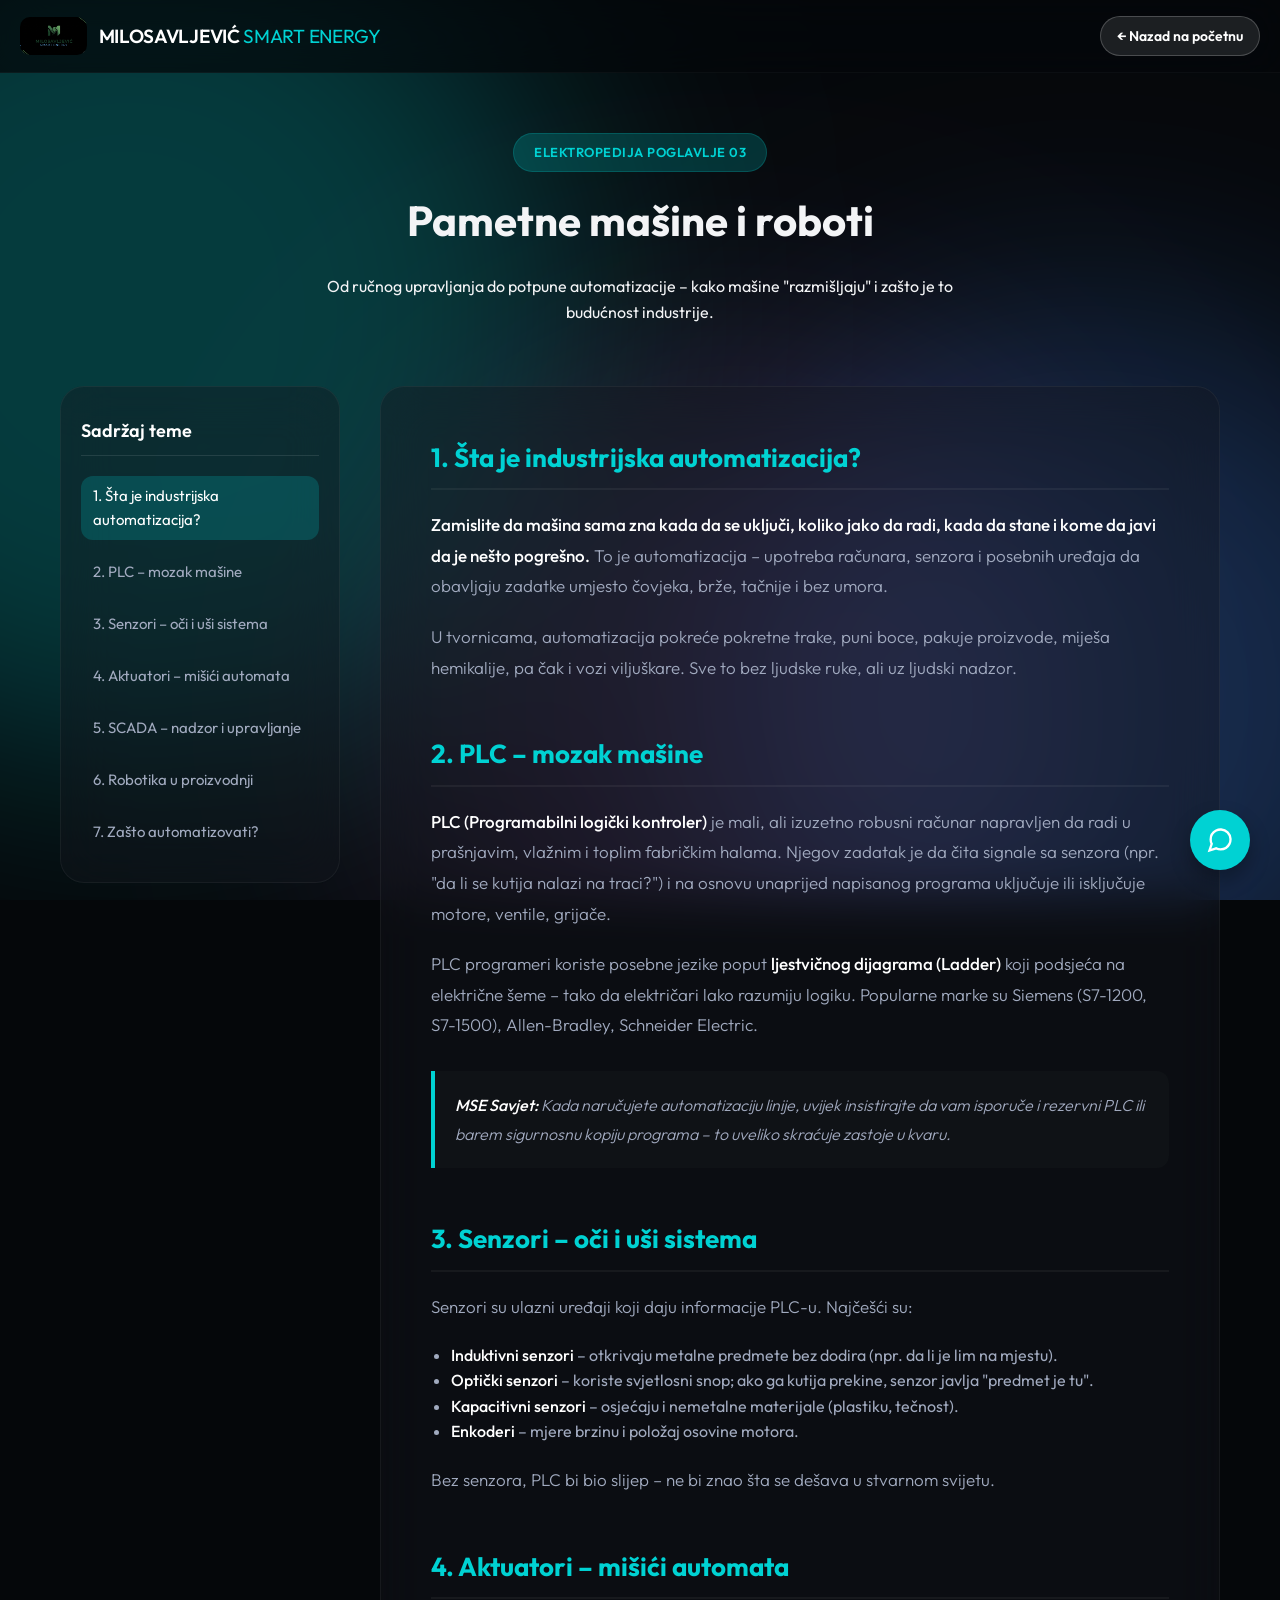
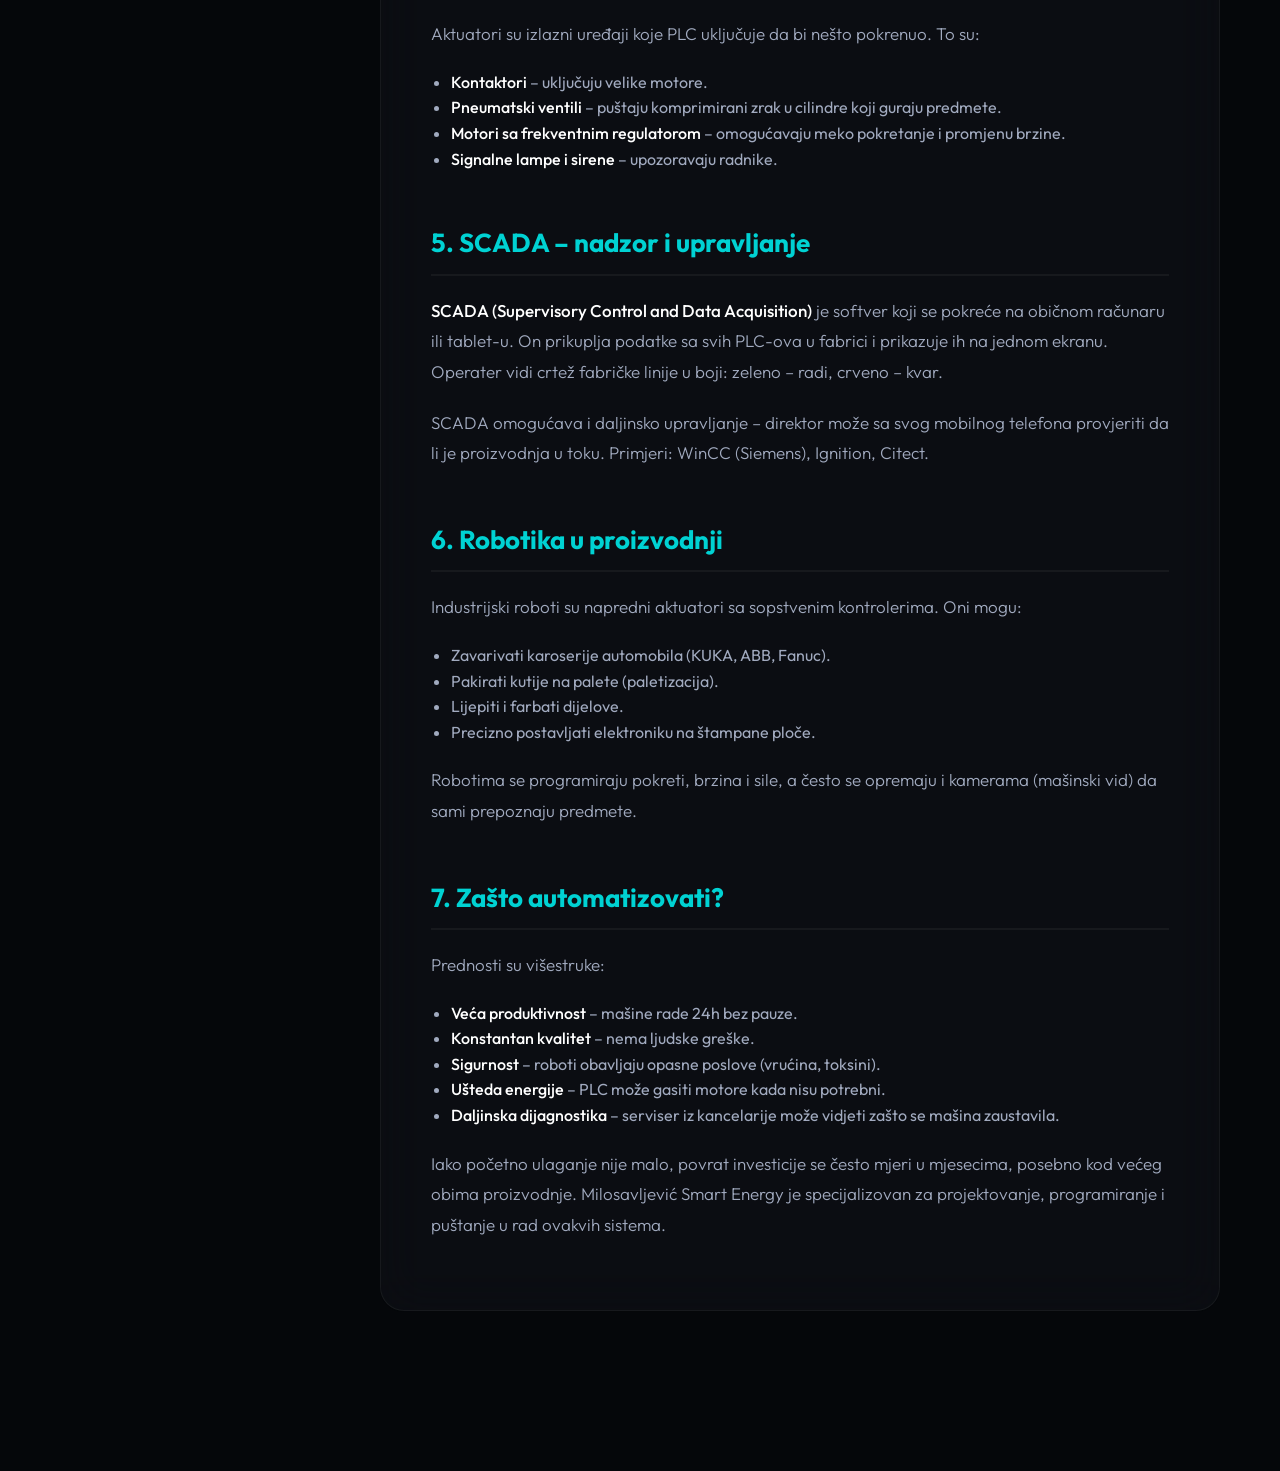
<file: automatizacija.html>
<!DOCTYPE html>
<html lang="sr">
<head>
    <meta charset="UTF-8">
    <meta name="viewport" content="width=device-width, initial-scale=1.0, maximum-scale=1.0, user-scalable=yes">
    <title>Automatizacija | MSE Elektropedija</title>
    
    <link rel="preconnect" href="https://fonts.googleapis.com">
    <link rel="preconnect" href="https://fonts.gstatic.com" crossorigin>
    <link href="https://fonts.googleapis.com/css2?family=Outfit:wght@300;400;500;600;700&display=swap" rel="stylesheet">
    
    <style>
        * { box-sizing: border-box; margin: 0; padding: 0; }
        html { scroll-behavior: smooth; }
        body {
            background-color: #05070a; color: #f3f4f6;
            font-family: 'Outfit', sans-serif; line-height: 1.6;
            overflow-x: hidden; padding-bottom: 120px;
        }
        body.tema-tirkizna {
            --glavna-boja-teme: #00d2d3;
            --glavna-boja-teme-rgba: rgba(0, 210, 211, 0.2);
        }
        .abstract-bg { position: fixed; top: 0; left: 0; width: 100vw; height: 100vh; z-index: -1; background: #05070a; overflow: hidden; }
        .glow-orb { position: absolute; border-radius: 50%; filter: blur(120px); opacity: 0.25; mix-blend-mode: screen; animation: float 20s infinite ease-in-out alternate; }
        .orb-1 { width: 70vw; height: 70vw; background: var(--glavna-boja-teme); top: -15%; left: -25%; }
        .orb-2 { width: 60vw; height: 60vw; background: #3a86ff; bottom: -20%; right: -15%; animation-delay: -5s; }
        .orb-3 { width: 55vw; height: 55vw; background: #9b59b6; top: 40%; left: 30%; animation-delay: -10s; opacity: 0.2; }
        @keyframes float { 0% { transform: translate(0,0) scale(1); } 100% { transform: translate(8%,12%) scale(1.1); } }
        .header-main { background: rgba(5, 7, 10, 0.75); backdrop-filter: blur(24px) saturate(180%); padding: 16px 20px; position: sticky; top: 0; z-index: 1000; border-bottom: 1px solid rgba(255, 255, 255, 0.03); }
        .header-grid { max-width: 1400px; margin: 0 auto; display: flex; justify-content: space-between; align-items: center; }
        .header-logo-group { display: flex; align-items: center; gap: 12px; text-decoration: none; transition: opacity 0.3s ease; }
        .header-logo-group:hover { opacity: 0.8; }
        .header-logo-img { height: 38px; border-radius: 10px; }
        .header-brand-name { font-size: 19px; color: #fff; font-weight: 600; letter-spacing: -0.3px; }
        .header-brand-name span { color: var(--glavna-boja-teme); font-weight: 400; }
        .btn-nazad { font-size: 14px; font-weight: 600; color: #fff; background: rgba(255,255,255,0.1); padding: 8px 16px; border-radius: 20px; text-decoration: none; transition: all 0.3s ease; border: 1px solid rgba(255,255,255,0.2); }
        .btn-nazad:hover { background: rgba(255,255,255,0.2); transform: translateX(-3px); }
        .edu-hero { text-align: center; padding: 60px 20px 20px; }
        .edu-badge { background: var(--glavna-boja-teme-rgba); color: var(--glavna-boja-teme); padding: 8px 20px; border-radius: 50px; font-size: 13px; font-weight: 600; letter-spacing: 0.5px; border: 1px solid var(--glavna-boja-teme-rgba); display: inline-block; margin-bottom: 15px; text-transform: uppercase;}
        .edu-container { max-width: 1200px; margin: 40px auto; padding: 0 20px; display: flex; gap: 40px; align-items: flex-start; }
        .edu-sidebar { flex: 0 0 280px; position: sticky; top: 100px; background: rgba(20, 24, 32, 0.4); backdrop-filter: blur(24px); border: 1px solid rgba(255,255,255,0.05); border-radius: 24px; padding: 30px 20px; }
        .edu-sidebar h4 { color: #fff; font-size: 18px; margin-bottom: 20px; font-weight: 600; padding-bottom: 10px; border-bottom: 1px solid rgba(255,255,255,0.1); }
        .edu-sidebar ul { list-style: none; display: flex; flex-direction: column; gap: 12px; }
        .edu-sidebar a { color: #a1aabf; text-decoration: none; font-size: 15px; transition: all 0.3s ease; display: block; padding: 8px 12px; border-radius: 12px; }
        .edu-sidebar a:hover, .edu-sidebar a.active { background: var(--glavna-boja-teme-rgba); color: #fff; }
        .edu-content { flex: 1; background: rgba(20, 24, 32, 0.4); backdrop-filter: blur(24px); border: 1px solid rgba(255,255,255,0.05); border-radius: 24px; padding: 50px; }
        .edu-content h1 { font-size: 36px; color: #fff; margin-bottom: 20px; font-weight: 700; letter-spacing: -1px; }
        .edu-content h2 { font-size: 26px; color: var(--glavna-boja-teme); margin: 50px 0 20px; padding-bottom: 10px; border-bottom: 2px solid rgba(255,255,255,0.05); scroll-margin-top: 100px; }
        .edu-content p { color: #a1aabf; font-size: 17px; margin-bottom: 20px; line-height: 1.8; font-weight: 300; }
        .edu-content strong { color: #fff; font-weight: 500; }
        .info-box { background: rgba(255,255,255,0.02); border-left: 4px solid var(--glavna-boja-teme); padding: 20px; border-radius: 0 12px 12px 0; margin: 30px 0; }
        .info-box p { margin: 0; font-size: 16px; font-style: italic; }
        @media (max-width: 900px) {
            .edu-container { flex-direction: column; }
            .edu-sidebar { position: relative; top: 0; width: 100%; flex: auto; }
            .edu-content { padding: 30px; }
        }
        #mse-ai-widget { position: fixed; bottom: 30px; right: 30px; width: 360px; height: 550px; background: rgba(13, 17, 23, 0.95); backdrop-filter: blur(20px); border: 1px solid var(--glavna-boja-teme); border-radius: 24px; box-shadow: 0 20px 50px rgba(0,0,0,0.5); z-index: 99999; display: flex; flex-direction: column; transition: transform 0.4s ease, opacity 0.4s; }
        .ai-hidden { transform: translateY(120%); opacity: 0; pointer-events: none; }
        .ai-header { background: rgba(5, 7, 10, 0.9); padding: 16px 20px; border-bottom: 1px solid rgba(255,255,255,0.05); display: flex; justify-content: space-between; align-items: center; }
        .ai-header-title { color: #fff; font-weight: 600; font-size: 15px; }
        .ai-close-btn { background: none; border: none; color: #a1aabf; font-size: 24px; cursor: pointer; }
        .ai-messages { flex: 1; padding: 20px; overflow-y: auto; display: flex; flex-direction: column; gap: 12px; }
        .ai-msg { max-width: 85%; padding: 12px 16px; border-radius: 16px; font-size: 14px; background: rgba(255,255,255,0.05); color: #e5e7eb; align-self: flex-start; border-bottom-left-radius: 4px; }
        .ai-btn-float { position: fixed; bottom: 30px; right: 30px; width: 60px; height: 60px; border-radius: 50%; background: var(--glavna-boja-teme); display: flex; align-items: center; justify-content: center; cursor: pointer; box-shadow: 0 10px 20px rgba(0,0,0,0.3); z-index: 99998; border: none; color: white; }
    </style>
</head>
<body class="tema-tirkizna">

    <div class="abstract-bg"><div class="glow-orb orb-1"></div><div class="glow-orb orb-2"></div><div class="glow-orb orb-3"></div></div>

    <header class="header-main">
        <div class="header-grid">
            <a href="index.html" class="header-logo-group">
                <img src="logo.jpg" alt="Logo" class="header-logo-img" onerror="this.style.display='none';">
                <h2 class="header-brand-name">MILOSAVLJEVIĆ <span>SMART ENERGY</span></h2>
            </a>
            <a href="index.html" class="btn-nazad">← Nazad na početnu</a>
        </div>
    </header>

    <div class="edu-hero">
        <span class="edu-badge">Elektropedija Poglavlje 03</span>
        <h1 style="font-size: 42px;">Pametne mašine i roboti</h1>
        <p style="max-width: 700px; margin: 20px auto 0;">Od ručnog upravljanja do potpune automatizacije – kako mašine "razmišljaju" i zašto je to budućnost industrije.</p>
    </div>

    <div class="edu-container">
        <aside class="edu-sidebar">
            <h4>Sadržaj teme</h4>
            <ul>
                <li><a href="#sta-je">1. Šta je industrijska automatizacija?</a></li>
                <li><a href="#plc">2. PLC – mozak mašine</a></li>
                <li><a href="#senzori">3. Senzori – oči i uši sistema</a></li>
                <li><a href="#aktuatori">4. Aktuatori – mišići automata</a></li>
                <li><a href="#scada">5. SCADA – nadzor i upravljanje</a></li>
                <li><a href="#robotika">6. Robotika u proizvodnji</a></li>
                <li><a href="#prednosti">7. Zašto automatizovati?</a></li>
            </ul>
        </aside>

        <main class="edu-content">
            <h2 id="sta-je" style="margin-top: 0;">1. Šta je industrijska automatizacija?</h2>
            <p><strong>Zamislite da mašina sama zna kada da se uključi, koliko jako da radi, kada da stane i kome da javi da je nešto pogrešno.</strong> To je automatizacija – upotreba računara, senzora i posebnih uređaja da obavljaju zadatke umjesto čovjeka, brže, tačnije i bez umora.</p>
            <p>U tvornicama, automatizacija pokreće pokretne trake, puni boce, pakuje proizvode, miješa hemikalije, pa čak i vozi viljuškare. Sve to bez ljudske ruke, ali uz ljudski nadzor.</p>

            <h2 id="plc">2. PLC – mozak mašine</h2>
            <p><strong>PLC (Programabilni logički kontroler)</strong> je mali, ali izuzetno robusni računar napravljen da radi u prašnjavim, vlažnim i toplim fabričkim halama. Njegov zadatak je da čita signale sa senzora (npr. "da li se kutija nalazi na traci?") i na osnovu unaprijed napisanog programa uključuje ili isključuje motore, ventile, grijače.</p>
            <p>PLC programeri koriste posebne jezike poput <strong>ljestvičnog dijagrama (Ladder)</strong> koji podsjeća na električne šeme – tako da električari lako razumiju logiku. Popularne marke su Siemens (S7-1200, S7-1500), Allen-Bradley, Schneider Electric.</p>
            <div class="info-box">
                <p><strong>MSE Savjet:</strong> Kada naručujete automatizaciju linije, uvijek insistirajte da vam isporuče i rezervni PLC ili barem sigurnosnu kopiju programa – to uveliko skraćuje zastoje u kvaru.</p>
            </div>

            <h2 id="senzori">3. Senzori – oči i uši sistema</h2>
            <p>Senzori su ulazni uređaji koji daju informacije PLC-u. Najčešći su:</p>
            <ul style="color: #a1aabf; margin-bottom: 20px; padding-left: 20px;">
                <li><strong>Induktivni senzori</strong> – otkrivaju metalne predmete bez dodira (npr. da li je lim na mjestu).</li>
                <li><strong>Optički senzori</strong> – koriste svjetlosni snop; ako ga kutija prekine, senzor javlja "predmet je tu".</li>
                <li><strong>Kapacitivni senzori</strong> – osjećaju i nemetalne materijale (plastiku, tečnost).</li>
                <li><strong>Enkoderi</strong> – mjere brzinu i položaj osovine motora.</li>
            </ul>
            <p>Bez senzora, PLC bi bio slijep – ne bi znao šta se dešava u stvarnom svijetu.</p>

            <h2 id="aktuatori">4. Aktuatori – mišići automata</h2>
            <p>Aktuatori su izlazni uređaji koje PLC uključuje da bi nešto pokrenuo. To su:</p>
            <ul style="color: #a1aabf; margin-bottom: 20px; padding-left: 20px;">
                <li><strong>Kontaktori</strong> – uključuju velike motore.</li>
                <li><strong>Pneumatski ventili</strong> – puštaju komprimirani zrak u cilindre koji guraju predmete.</li>
                <li><strong>Motori sa frekventnim regulatorom</strong> – omogućavaju meko pokretanje i promjenu brzine.</li>
                <li><strong>Signalne lampe i sirene</strong> – upozoravaju radnike.</li>
            </ul>

            <h2 id="scada">5. SCADA – nadzor i upravljanje</h2>
            <p><strong>SCADA (Supervisory Control and Data Acquisition)</strong> je softver koji se pokreće na običnom računaru ili tablet-u. On prikuplja podatke sa svih PLC-ova u fabrici i prikazuje ih na jednom ekranu. Operater vidi crtež fabričke linije u boji: zeleno – radi, crveno – kvar.</p>
            <p>SCADA omogućava i daljinsko upravljanje – direktor može sa svog mobilnog telefona provjeriti da li je proizvodnja u toku. Primjeri: WinCC (Siemens), Ignition, Citect.</p>

            <h2 id="robotika">6. Robotika u proizvodnji</h2>
            <p>Industrijski roboti su napredni aktuatori sa sopstvenim kontrolerima. Oni mogu:</p>
            <ul style="color: #a1aabf; margin-bottom: 20px; padding-left: 20px;">
                <li>Zavarivati karoserije automobila (KUKA, ABB, Fanuc).</li>
                <li>Pakirati kutije na palete (paletizacija).</li>
                <li>Lijepiti i farbati dijelove.</li>
                <li>Precizno postavljati elektroniku na štampane ploče.</li>
            </ul>
            <p>Robotima se programiraju pokreti, brzina i sile, a često se opremaju i kamerama (mašinski vid) da sami prepoznaju predmete.</p>

            <h2 id="prednosti">7. Zašto automatizovati?</h2>
            <p>Prednosti su višestruke:</p>
            <ul style="color: #a1aabf; margin-bottom: 20px; padding-left: 20px;">
                <li><strong>Veća produktivnost</strong> – mašine rade 24h bez pauze.</li>
                <li><strong>Konstantan kvalitet</strong> – nema ljudske greške.</li>
                <li><strong>Sigurnost</strong> – roboti obavljaju opasne poslove (vrućina, toksini).</li>
                <li><strong>Ušteda energije</strong> – PLC može gasiti motore kada nisu potrebni.</li>
                <li><strong>Daljinska dijagnostika</strong> – serviser iz kancelarije može vidjeti zašto se mašina zaustavila.</li>
            </ul>
            <p>Iako početno ulaganje nije malo, povrat investicije se često mjeri u mjesecima, posebno kod većeg obima proizvodnje. Milosavljević Smart Energy je specijalizovan za projektovanje, programiranje i puštanje u rad ovakvih sistema.</p>
        </main>
    </div>

    <button class="ai-btn-float" onclick="toggleAI()">
        <svg viewBox="0 0 24 24" width="28" height="28" fill="none" stroke="currentColor" stroke-width="2"><path d="M21 11.5a8.38 8.38 0 0 1-.9 3.8 8.5 8.5 0 0 1-7.6 4.7 8.38 8.38 0 0 1-3.8-.9L3 21l1.9-5.7a8.38 8.38 0 0 1-.9-3.8 8.5 8.5 0 0 1 4.7-7.6 8.38 8.38 0 0 1 3.8-.9h.5a8.48 8.48 0 0 1 8 8v.5z"></path></svg>
    </button>

    <div id="mse-ai-widget" class="ai-hidden">
        <div class="ai-header">
            <span class="ai-header-title">MSE AI Inženjer (Automatizacija)</span>
            <button class="ai-close-btn" onclick="toggleAI()">&times;</button>
        </div>
        <div class="ai-messages" id="ai-messages">
            <div class="ai-msg">Imate pitanje o PLC programiranju, robotima ili senzorima? Tu sam da pojasnim.</div>
        </div>
    </div>

    <script>
        function toggleAI() {
            document.getElementById('mse-ai-widget').classList.toggle('ai-hidden');
        }
        const sections = document.querySelectorAll("main h2");
        const navLinks = document.querySelectorAll(".edu-sidebar ul li a");
        window.addEventListener("scroll", () => {
            let current = "";
            sections.forEach((section) => {
                const sectionTop = section.offsetTop;
                if (pageYOffset >= sectionTop - 150) current = section.getAttribute("id");
            });
            navLinks.forEach((link) => {
                link.classList.remove("active");
                if (link.getAttribute("href") === "#" + current) link.classList.add("active");
            });
        });
    </script>
</body>
</html>
</file>
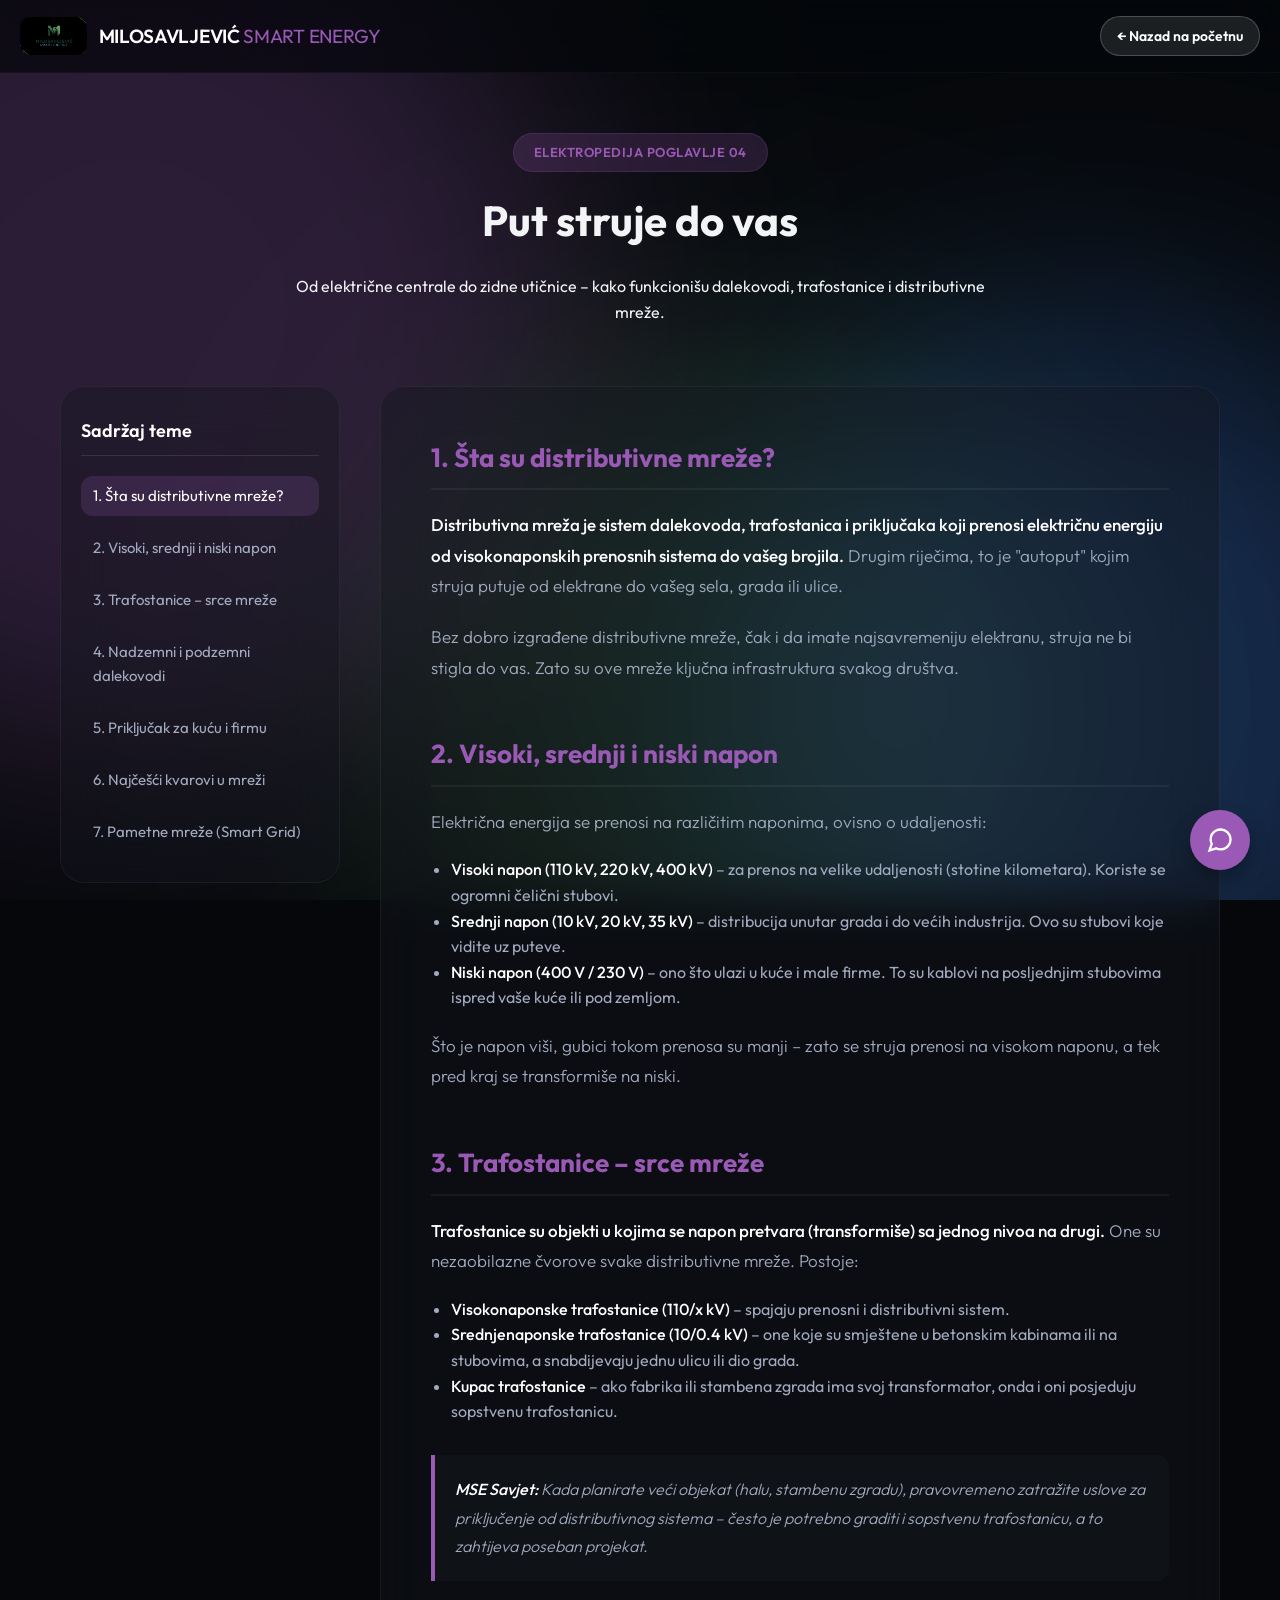
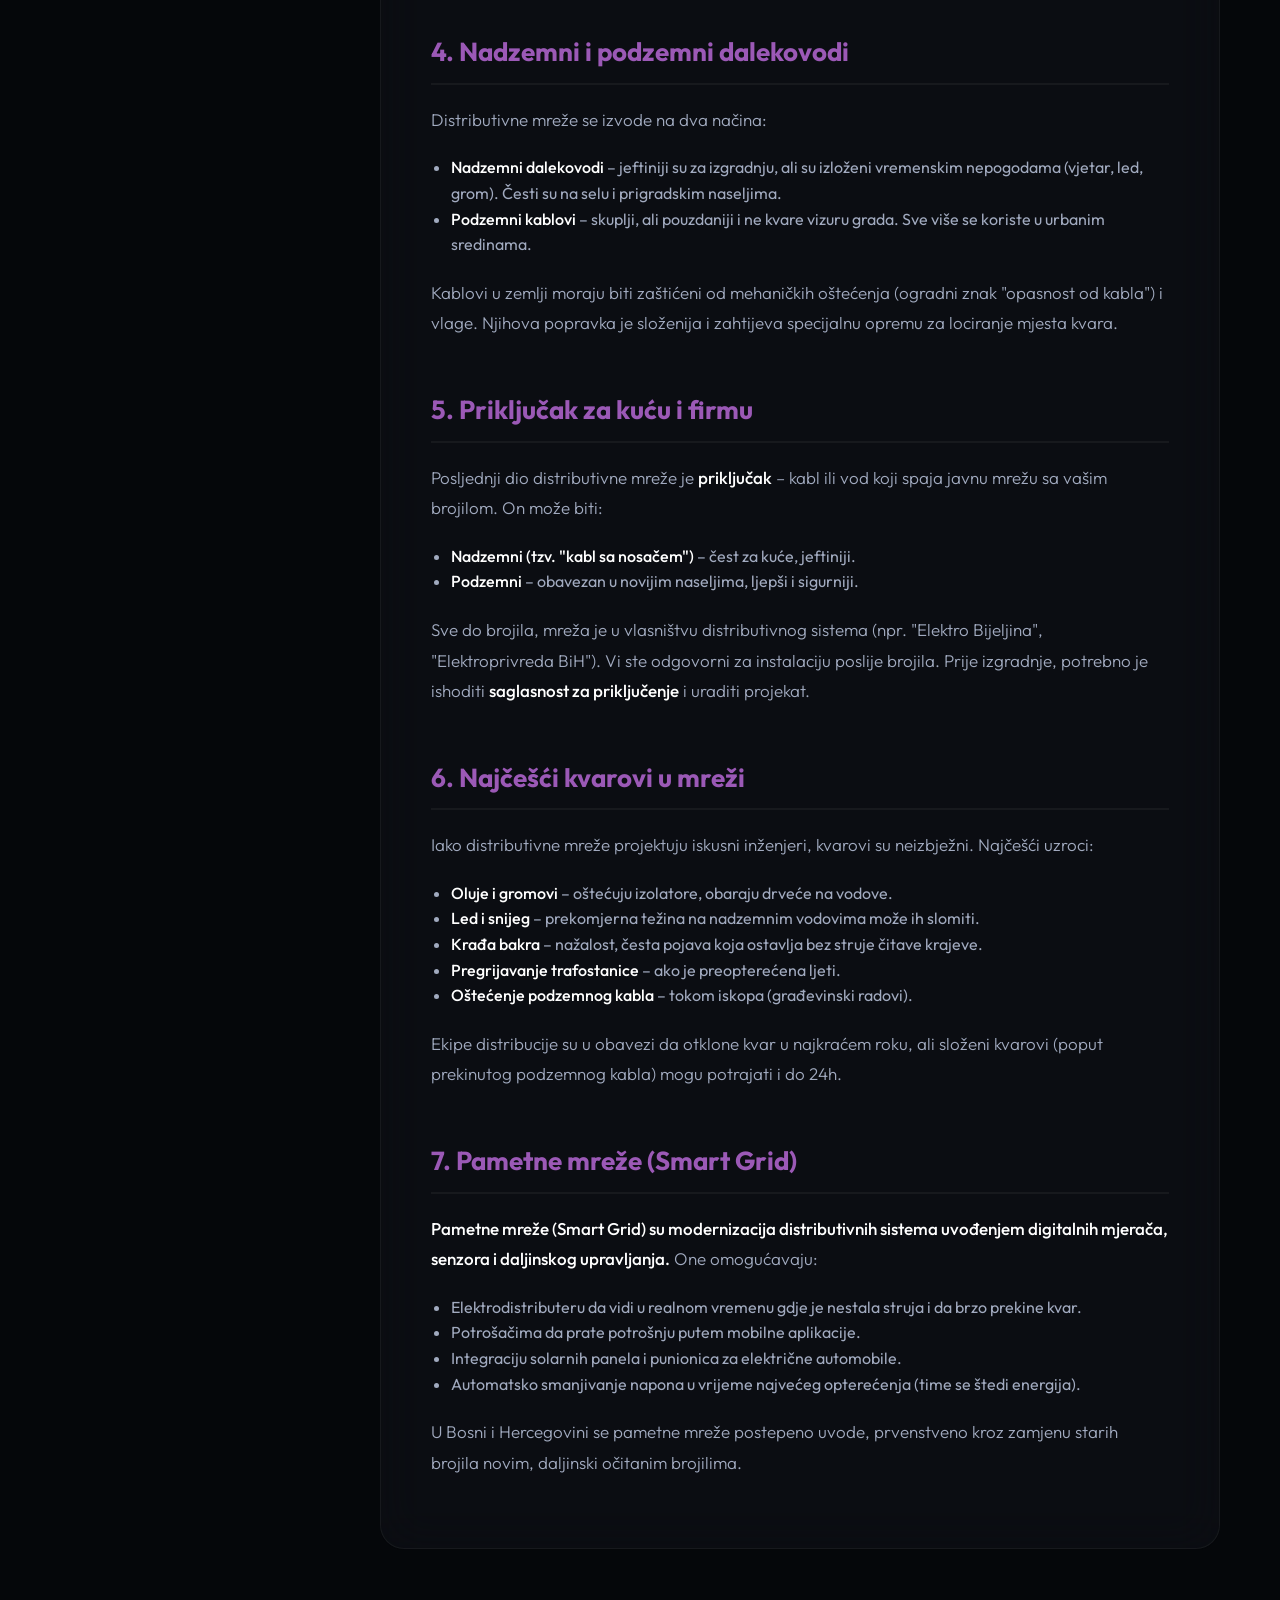
<file: distributivne-mreze.html>
<!DOCTYPE html>
<html lang="sr">
<head>
    <meta charset="UTF-8">
    <meta name="viewport" content="width=device-width, initial-scale=1.0, maximum-scale=1.0, user-scalable=yes">
    <title>Distributivne mreže | MSE Elektropedija</title>
    
    <link rel="preconnect" href="https://fonts.googleapis.com">
    <link rel="preconnect" href="https://fonts.gstatic.com" crossorigin>
    <link href="https://fonts.googleapis.com/css2?family=Outfit:wght@300;400;500;600;700&display=swap" rel="stylesheet">
    
    <style>
        * { box-sizing: border-box; margin: 0; padding: 0; }
        html { scroll-behavior: smooth; }
        body {
            background-color: #05070a; color: #f3f4f6;
            font-family: 'Outfit', sans-serif; line-height: 1.6;
            overflow-x: hidden; padding-bottom: 120px;
        }
        body.tema-ljubicasta {
            --glavna-boja-teme: #9b59b6;
            --glavna-boja-teme-rgba: rgba(155, 89, 182, 0.2);
        }
        .abstract-bg { position: fixed; top: 0; left: 0; width: 100vw; height: 100vh; z-index: -1; background: #05070a; overflow: hidden; }
        .glow-orb { position: absolute; border-radius: 50%; filter: blur(120px); opacity: 0.25; mix-blend-mode: screen; animation: float 20s infinite ease-in-out alternate; }
        .orb-1 { width: 70vw; height: 70vw; background: var(--glavna-boja-teme); top: -15%; left: -25%; }
        .orb-2 { width: 60vw; height: 60vw; background: #3a86ff; bottom: -20%; right: -15%; animation-delay: -5s; }
        .orb-3 { width: 55vw; height: 55vw; background: #4caf50; top: 40%; left: 30%; animation-delay: -10s; opacity: 0.2; }
        @keyframes float { 0% { transform: translate(0,0) scale(1); } 100% { transform: translate(8%,12%) scale(1.1); } }
        .header-main { background: rgba(5, 7, 10, 0.75); backdrop-filter: blur(24px) saturate(180%); padding: 16px 20px; position: sticky; top: 0; z-index: 1000; border-bottom: 1px solid rgba(255, 255, 255, 0.03); }
        .header-grid { max-width: 1400px; margin: 0 auto; display: flex; justify-content: space-between; align-items: center; }
        .header-logo-group { display: flex; align-items: center; gap: 12px; text-decoration: none; transition: opacity 0.3s ease; }
        .header-logo-group:hover { opacity: 0.8; }
        .header-logo-img { height: 38px; border-radius: 10px; }
        .header-brand-name { font-size: 19px; color: #fff; font-weight: 600; letter-spacing: -0.3px; }
        .header-brand-name span { color: var(--glavna-boja-teme); font-weight: 400; }
        .btn-nazad { font-size: 14px; font-weight: 600; color: #fff; background: rgba(255,255,255,0.1); padding: 8px 16px; border-radius: 20px; text-decoration: none; transition: all 0.3s ease; border: 1px solid rgba(255,255,255,0.2); }
        .btn-nazad:hover { background: rgba(255,255,255,0.2); transform: translateX(-3px); }
        .edu-hero { text-align: center; padding: 60px 20px 20px; }
        .edu-badge { background: var(--glavna-boja-teme-rgba); color: var(--glavna-boja-teme); padding: 8px 20px; border-radius: 50px; font-size: 13px; font-weight: 600; letter-spacing: 0.5px; border: 1px solid var(--glavna-boja-teme-rgba); display: inline-block; margin-bottom: 15px; text-transform: uppercase;}
        .edu-container { max-width: 1200px; margin: 40px auto; padding: 0 20px; display: flex; gap: 40px; align-items: flex-start; }
        .edu-sidebar { flex: 0 0 280px; position: sticky; top: 100px; background: rgba(20, 24, 32, 0.4); backdrop-filter: blur(24px); border: 1px solid rgba(255,255,255,0.05); border-radius: 24px; padding: 30px 20px; }
        .edu-sidebar h4 { color: #fff; font-size: 18px; margin-bottom: 20px; font-weight: 600; padding-bottom: 10px; border-bottom: 1px solid rgba(255,255,255,0.1); }
        .edu-sidebar ul { list-style: none; display: flex; flex-direction: column; gap: 12px; }
        .edu-sidebar a { color: #a1aabf; text-decoration: none; font-size: 15px; transition: all 0.3s ease; display: block; padding: 8px 12px; border-radius: 12px; }
        .edu-sidebar a:hover, .edu-sidebar a.active { background: var(--glavna-boja-teme-rgba); color: #fff; }
        .edu-content { flex: 1; background: rgba(20, 24, 32, 0.4); backdrop-filter: blur(24px); border: 1px solid rgba(255,255,255,0.05); border-radius: 24px; padding: 50px; }
        .edu-content h1 { font-size: 36px; color: #fff; margin-bottom: 20px; font-weight: 700; letter-spacing: -1px; }
        .edu-content h2 { font-size: 26px; color: var(--glavna-boja-teme); margin: 50px 0 20px; padding-bottom: 10px; border-bottom: 2px solid rgba(255,255,255,0.05); scroll-margin-top: 100px; }
        .edu-content p { color: #a1aabf; font-size: 17px; margin-bottom: 20px; line-height: 1.8; font-weight: 300; }
        .edu-content strong { color: #fff; font-weight: 500; }
        .info-box { background: rgba(255,255,255,0.02); border-left: 4px solid var(--glavna-boja-teme); padding: 20px; border-radius: 0 12px 12px 0; margin: 30px 0; }
        .info-box p { margin: 0; font-size: 16px; font-style: italic; }
        @media (max-width: 900px) {
            .edu-container { flex-direction: column; }
            .edu-sidebar { position: relative; top: 0; width: 100%; flex: auto; }
            .edu-content { padding: 30px; }
        }
        #mse-ai-widget { position: fixed; bottom: 30px; right: 30px; width: 360px; height: 550px; background: rgba(13, 17, 23, 0.95); backdrop-filter: blur(20px); border: 1px solid var(--glavna-boja-teme); border-radius: 24px; box-shadow: 0 20px 50px rgba(0,0,0,0.5); z-index: 99999; display: flex; flex-direction: column; transition: transform 0.4s ease, opacity 0.4s; }
        .ai-hidden { transform: translateY(120%); opacity: 0; pointer-events: none; }
        .ai-header { background: rgba(5, 7, 10, 0.9); padding: 16px 20px; border-bottom: 1px solid rgba(255,255,255,0.05); display: flex; justify-content: space-between; align-items: center; }
        .ai-header-title { color: #fff; font-weight: 600; font-size: 15px; }
        .ai-close-btn { background: none; border: none; color: #a1aabf; font-size: 24px; cursor: pointer; }
        .ai-messages { flex: 1; padding: 20px; overflow-y: auto; display: flex; flex-direction: column; gap: 12px; }
        .ai-msg { max-width: 85%; padding: 12px 16px; border-radius: 16px; font-size: 14px; background: rgba(255,255,255,0.05); color: #e5e7eb; align-self: flex-start; border-bottom-left-radius: 4px; }
        .ai-btn-float { position: fixed; bottom: 30px; right: 30px; width: 60px; height: 60px; border-radius: 50%; background: var(--glavna-boja-teme); display: flex; align-items: center; justify-content: center; cursor: pointer; box-shadow: 0 10px 20px rgba(0,0,0,0.3); z-index: 99998; border: none; color: white; }
    </style>
</head>
<body class="tema-ljubicasta">

    <div class="abstract-bg"><div class="glow-orb orb-1"></div><div class="glow-orb orb-2"></div><div class="glow-orb orb-3"></div></div>

    <header class="header-main">
        <div class="header-grid">
            <a href="index.html" class="header-logo-group">
                <img src="logo.jpg" alt="Logo" class="header-logo-img" onerror="this.style.display='none';">
                <h2 class="header-brand-name">MILOSAVLJEVIĆ <span>SMART ENERGY</span></h2>
            </a>
            <a href="index.html" class="btn-nazad">← Nazad na početnu</a>
        </div>
    </header>

    <div class="edu-hero">
        <span class="edu-badge">Elektropedija Poglavlje 04</span>
        <h1 style="font-size: 42px;">Put struje do vas</h1>
        <p style="max-width: 700px; margin: 20px auto 0;">Od električne centrale do zidne utičnice – kako funkcionišu dalekovodi, trafostanice i distributivne mreže.</p>
    </div>

    <div class="edu-container">
        <aside class="edu-sidebar">
            <h4>Sadržaj teme</h4>
            <ul>
                <li><a href="#sta-su">1. Šta su distributivne mreže?</a></li>
                <li><a href="#naponi">2. Visoki, srednji i niski napon</a></li>
                <li><a href="#trafostanice">3. Trafostanice – srce mreže</a></li>
                <li><a href="#dalekovodi">4. Nadzemni i podzemni dalekovodi</a></li>
                <li><a href="#prikljucak">5. Priključak za kuću i firmu</a></li>
                <li><a href="#kvarovi">6. Najčešći kvarovi u mreži</a></li>
                <li><a href="#buducnost">7. Pametne mreže (Smart Grid)</a></li>
            </ul>
        </aside>

        <main class="edu-content">
            <h2 id="sta-su" style="margin-top: 0;">1. Šta su distributivne mreže?</h2>
            <p><strong>Distributivna mreža je sistem dalekovoda, trafostanica i priključaka koji prenosi električnu energiju od visokonaponskih prenosnih sistema do vašeg brojila.</strong> Drugim riječima, to je "autoput" kojim struja putuje od elektrane do vašeg sela, grada ili ulice.</p>
            <p>Bez dobro izgrađene distributivne mreže, čak i da imate najsavremeniju elektranu, struja ne bi stigla do vas. Zato su ove mreže ključna infrastruktura svakog društva.</p>

            <h2 id="naponi">2. Visoki, srednji i niski napon</h2>
            <p>Električna energija se prenosi na različitim naponima, ovisno o udaljenosti:</p>
            <ul style="color: #a1aabf; margin-bottom: 20px; padding-left: 20px;">
                <li><strong>Visoki napon (110 kV, 220 kV, 400 kV)</strong> – za prenos na velike udaljenosti (stotine kilometara). Koriste se ogromni čelični stubovi.</li>
                <li><strong>Srednji napon (10 kV, 20 kV, 35 kV)</strong> – distribucija unutar grada i do većih industrija. Ovo su stubovi koje vidite uz puteve.</li>
                <li><strong>Niski napon (400 V / 230 V)</strong> – ono što ulazi u kuće i male firme. To su kablovi na posljednjim stubovima ispred vaše kuće ili pod zemljom.</li>
            </ul>
            <p>Što je napon viši, gubici tokom prenosa su manji – zato se struja prenosi na visokom naponu, a tek pred kraj se transformiše na niski.</p>

            <h2 id="trafostanice">3. Trafostanice – srce mreže</h2>
            <p><strong>Trafostanice su objekti u kojima se napon pretvara (transformiše) sa jednog nivoa na drugi.</strong> One su nezaobilazne čvorove svake distributivne mreže. Postoje:</p>
            <ul style="color: #a1aabf; margin-bottom: 20px; padding-left: 20px;">
                <li><strong>Visokonaponske trafostanice (110/x kV)</strong> – spajaju prenosni i distributivni sistem.</li>
                <li><strong>Srednjenaponske trafostanice (10/0.4 kV)</strong> – one koje su smještene u betonskim kabinama ili na stubovima, a snabdijevaju jednu ulicu ili dio grada.</li>
                <li><strong>Kupac trafostanice</strong> – ako fabrika ili stambena zgrada ima svoj transformator, onda i oni posjeduju sopstvenu trafostanicu.</li>
            </ul>
            <div class="info-box">
                <p><strong>MSE Savjet:</strong> Kada planirate veći objekat (halu, stambenu zgradu), pravovremeno zatražite uslove za priključenje od distributivnog sistema – često je potrebno graditi i sopstvenu trafostanicu, a to zahtijeva poseban projekat.</p>
            </div>

            <h2 id="dalekovodi">4. Nadzemni i podzemni dalekovodi</h2>
            <p>Distributivne mreže se izvode na dva načina:</p>
            <ul style="color: #a1aabf; margin-bottom: 20px; padding-left: 20px;">
                <li><strong>Nadzemni dalekovodi</strong> – jeftiniji su za izgradnju, ali su izloženi vremenskim nepogodama (vjetar, led, grom). Česti su na selu i prigradskim naseljima.</li>
                <li><strong>Podzemni kablovi</strong> – skuplji, ali pouzdaniji i ne kvare vizuru grada. Sve više se koriste u urbanim sredinama.</li>
            </ul>
            <p>Kablovi u zemlji moraju biti zaštićeni od mehaničkih oštećenja (ogradni znak "opasnost od kabla") i vlage. Njihova popravka je složenija i zahtijeva specijalnu opremu za lociranje mjesta kvara.</p>

            <h2 id="prikljucak">5. Priključak za kuću i firmu</h2>
            <p>Posljednji dio distributivne mreže je <strong>priključak</strong> – kabl ili vod koji spaja javnu mrežu sa vašim brojilom. On može biti:</p>
            <ul style="color: #a1aabf; margin-bottom: 20px; padding-left: 20px;">
                <li><strong>Nadzemni (tzv. "kabl sa nosačem")</strong> – čest za kuće, jeftiniji.</li>
                <li><strong>Podzemni</strong> – obavezan u novijim naseljima, ljepši i sigurniji.</li>
            </ul>
            <p>Sve do brojila, mreža je u vlasništvu distributivnog sistema (npr. "Elektro Bijeljina", "Elektroprivreda BiH"). Vi ste odgovorni za instalaciju poslije brojila. Prije izgradnje, potrebno je ishoditi <strong>saglasnost za priključenje</strong> i uraditi projekat.</p>

            <h2 id="kvarovi">6. Najčešći kvarovi u mreži</h2>
            <p>Iako distributivne mreže projektuju iskusni inženjeri, kvarovi su neizbježni. Najčešći uzroci:</p>
            <ul style="color: #a1aabf; margin-bottom: 20px; padding-left: 20px;">
                <li><strong>Oluje i gromovi</strong> – oštećuju izolatore, obaraju drveće na vodove.</li>
                <li><strong>Led i snijeg</strong> – prekomjerna težina na nadzemnim vodovima može ih slomiti.</li>
                <li><strong>Krađa bakra</strong> – nažalost, česta pojava koja ostavlja bez struje čitave krajeve.</li>
                <li><strong>Pregrijavanje trafostanice</strong> – ako je preopterećena ljeti.</li>
                <li><strong>Oštećenje podzemnog kabla</strong> – tokom iskopa (građevinski radovi).</li>
            </ul>
            <p>Ekipe distribucije su u obavezi da otklone kvar u najkraćem roku, ali složeni kvarovi (poput prekinutog podzemnog kabla) mogu potrajati i do 24h.</p>

            <h2 id="buducnost">7. Pametne mreže (Smart Grid)</h2>
            <p><strong>Pametne mreže (Smart Grid) su modernizacija distributivnih sistema uvođenjem digitalnih mjerača, senzora i daljinskog upravljanja.</strong> One omogućavaju:</p>
            <ul style="color: #a1aabf; margin-bottom: 20px; padding-left: 20px;">
                <li>Elektrodistributeru da vidi u realnom vremenu gdje je nestala struja i da brzo prekine kvar.</li>
                <li>Potrošačima da prate potrošnju putem mobilne aplikacije.</li>
                <li>Integraciju solarnih panela i punionica za električne automobile.</li>
                <li>Automatsko smanjivanje napona u vrijeme najvećeg opterećenja (time se štedi energija).</li>
            </ul>
            <p>U Bosni i Hercegovini se pametne mreže postepeno uvode, prvenstveno kroz zamjenu starih brojila novim, daljinski očitanim brojilima.</p>
        </main>
    </div>

    <button class="ai-btn-float" onclick="toggleAI()">
        <svg viewBox="0 0 24 24" width="28" height="28" fill="none" stroke="currentColor" stroke-width="2"><path d="M21 11.5a8.38 8.38 0 0 1-.9 3.8 8.5 8.5 0 0 1-7.6 4.7 8.38 8.38 0 0 1-3.8-.9L3 21l1.9-5.7a8.38 8.38 0 0 1-.9-3.8 8.5 8.5 0 0 1 4.7-7.6 8.38 8.38 0 0 1 3.8-.9h.5a8.48 8.48 0 0 1 8 8v.5z"></path></svg>
    </button>

    <div id="mse-ai-widget" class="ai-hidden">
        <div class="ai-header">
            <span class="ai-header-title">MSE AI Inženjer (Distribucija)</span>
            <button class="ai-close-btn" onclick="toggleAI()">&times;</button>
        </div>
        <div class="ai-messages" id="ai-messages">
            <div class="ai-msg">Pitanja o priključku, trafostanicama ili nestanku struje? Slobodno pitajte.</div>
        </div>
    </div>

    <script>
        function toggleAI() {
            document.getElementById('mse-ai-widget').classList.toggle('ai-hidden');
        }
        const sections = document.querySelectorAll("main h2");
        const navLinks = document.querySelectorAll(".edu-sidebar ul li a");
        window.addEventListener("scroll", () => {
            let current = "";
            sections.forEach((section) => {
                const sectionTop = section.offsetTop;
                if (pageYOffset >= sectionTop - 150) current = section.getAttribute("id");
            });
            navLinks.forEach((link) => {
                link.classList.remove("active");
                if (link.getAttribute("href") === "#" + current) link.classList.add("active");
            });
        });
    </script>
</body>
</html>
</file>
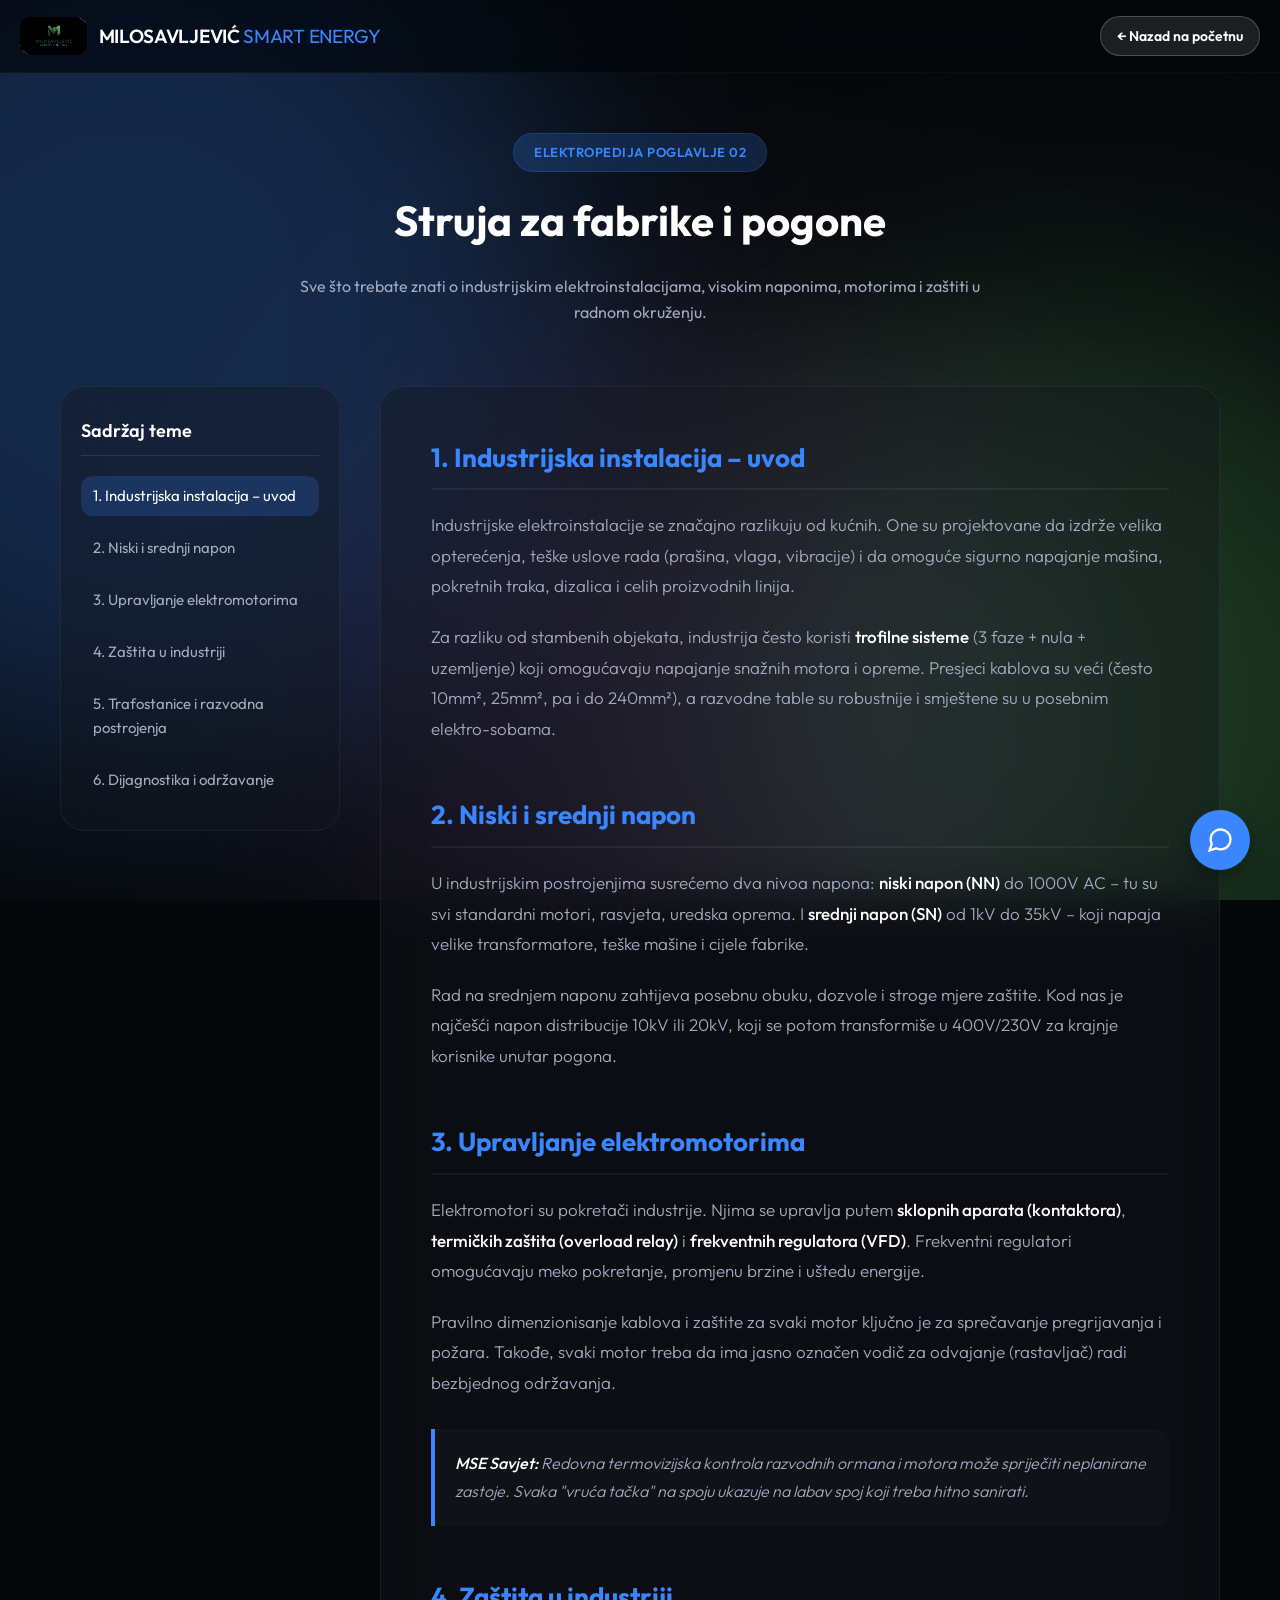
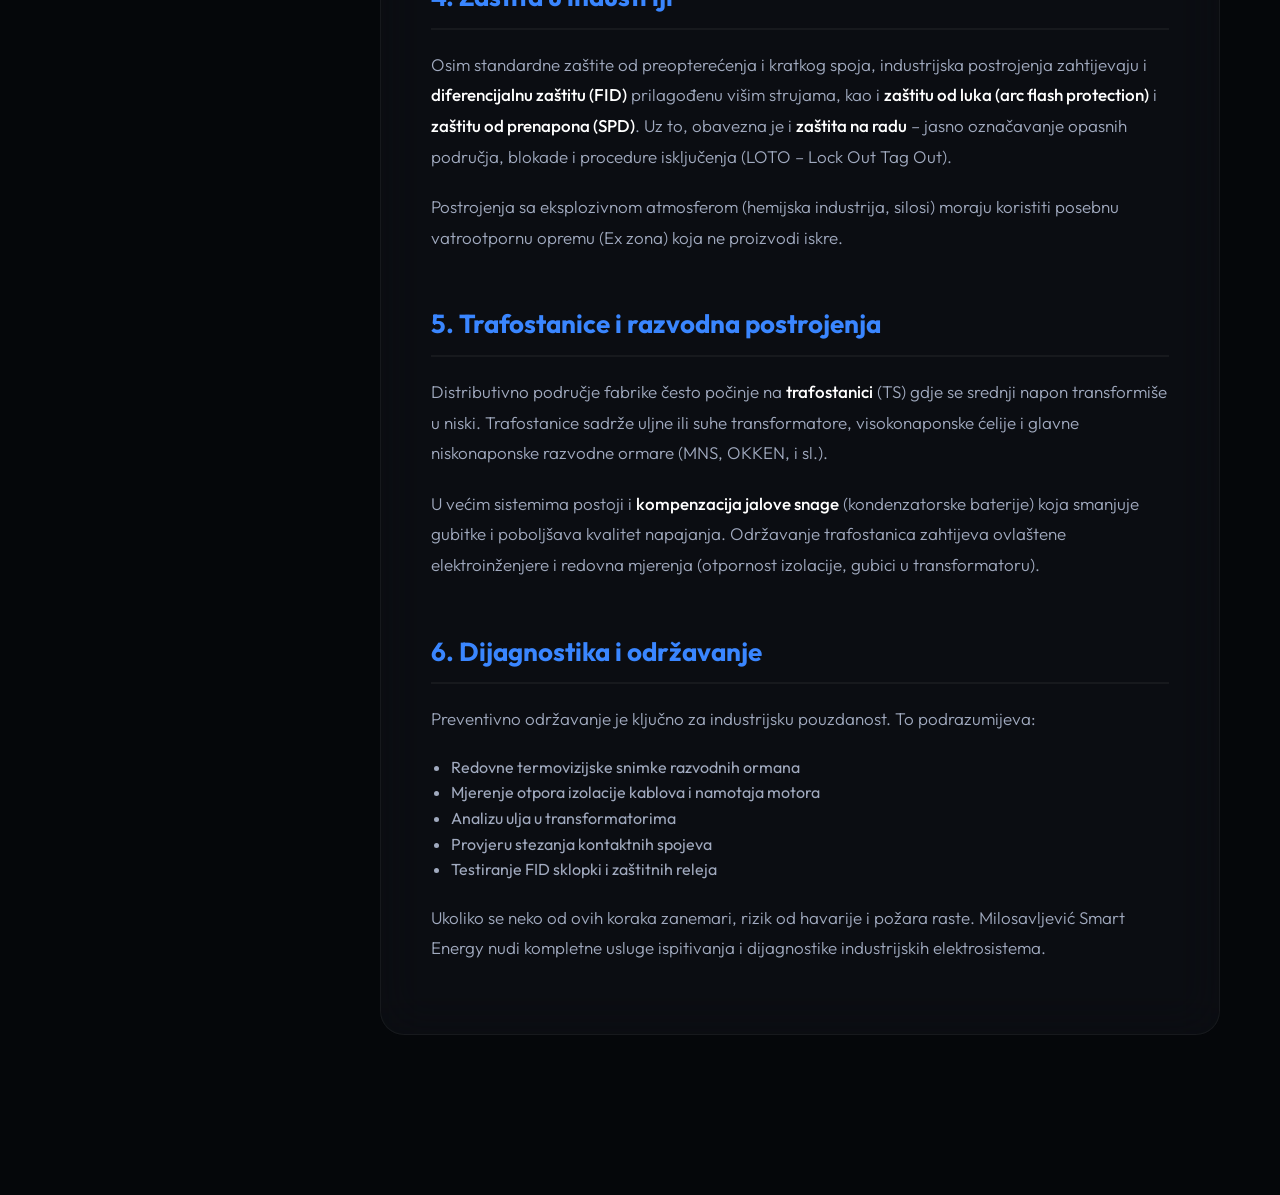
<file: industrijske-instalacije.html>
<!DOCTYPE html>
<html lang="sr">
<head>
    <meta charset="UTF-8">
    <meta name="viewport" content="width=device-width, initial-scale=1.0, maximum-scale=1.0, user-scalable=yes">
    <title>Industrijske instalacije | MSE Elektropedija</title>
    
    <link rel="preconnect" href="https://fonts.googleapis.com">
    <link rel="preconnect" href="https://fonts.gstatic.com" crossorigin>
    <link href="https://fonts.googleapis.com/css2?family=Outfit:wght@300;400;500;600;700&display=swap" rel="stylesheet">
    
    <style>
        /* ========== CORE STILOVI (Kopirano sa glavne) ========== */
        * { box-sizing: border-box; margin: 0; padding: 0; }
        html { scroll-behavior: smooth; }
        body {
            background-color: #05070a; color: #f3f4f6;
            font-family: 'Outfit', sans-serif; line-height: 1.6;
            overflow-x: hidden; padding-bottom: 120px;
        }

        /* DEFINICIJA BOJE ZA OVU STRANICU (Plava) */
        body.tema-plava {
            --glavna-boja-teme: #3a86ff;
            --glavna-boja-teme-rgba: rgba(58, 134, 255, 0.2);
        }

        /* Pozadina */
        .abstract-bg { position: fixed; top: 0; left: 0; width: 100vw; height: 100vh; z-index: -1; background: #05070a; overflow: hidden; }
        .glow-orb { position: absolute; border-radius: 50%; filter: blur(120px); opacity: 0.25; mix-blend-mode: screen; animation: float 20s infinite ease-in-out alternate; }
        .orb-1 { width: 70vw; height: 70vw; background: var(--glavna-boja-teme); top: -15%; left: -25%; }
        .orb-2 { width: 60vw; height: 60vw; background: #4caf50; bottom: -20%; right: -15%; animation-delay: -5s; }
        .orb-3 { width: 55vw; height: 55vw; background: #9b59b6; top: 40%; left: 30%; animation-delay: -10s; opacity: 0.2; }
        @keyframes float { 0% { transform: translate(0,0) scale(1); } 100% { transform: translate(8%,12%) scale(1.1); } }

        /* Header */
        .header-main { background: rgba(5, 7, 10, 0.75); backdrop-filter: blur(24px) saturate(180%); padding: 16px 20px; position: sticky; top: 0; z-index: 1000; border-bottom: 1px solid rgba(255, 255, 255, 0.03); }
        .header-grid { max-width: 1400px; margin: 0 auto; display: flex; justify-content: space-between; align-items: center; }
        .header-logo-group { display: flex; align-items: center; gap: 12px; text-decoration: none; transition: opacity 0.3s ease; }
        .header-logo-group:hover { opacity: 0.8; }
        .header-logo-img { height: 38px; border-radius: 10px; }
        .header-brand-name { font-size: 19px; color: #fff; font-weight: 600; letter-spacing: -0.3px; }
        .header-brand-name span { color: var(--glavna-boja-teme); font-weight: 400; }
        .btn-nazad { font-size: 14px; font-weight: 600; color: #fff; background: rgba(255,255,255,0.1); padding: 8px 16px; border-radius: 20px; text-decoration: none; transition: all 0.3s ease; border: 1px solid rgba(255,255,255,0.2); }
        .btn-nazad:hover { background: rgba(255,255,255,0.2); transform: translateX(-3px); }

        /* ========== DIZAJN ZA ČITANJE ========== */
        .edu-hero { text-align: center; padding: 60px 20px 20px; }
        .edu-badge { background: var(--glavna-boja-teme-rgba); color: var(--glavna-boja-teme); padding: 8px 20px; border-radius: 50px; font-size: 13px; font-weight: 600; letter-spacing: 0.5px; border: 1px solid var(--glavna-boja-teme-rgba); display: inline-block; margin-bottom: 15px; text-transform: uppercase;}
        
        .edu-container { max-width: 1200px; margin: 40px auto; padding: 0 20px; display: flex; gap: 40px; align-items: flex-start; }
        
        /* Lijevi Meni */
        .edu-sidebar { flex: 0 0 280px; position: sticky; top: 100px; background: rgba(20, 24, 32, 0.4); backdrop-filter: blur(24px); border: 1px solid rgba(255,255,255,0.05); border-radius: 24px; padding: 30px 20px; }
        .edu-sidebar h4 { color: #fff; font-size: 18px; margin-bottom: 20px; font-weight: 600; padding-bottom: 10px; border-bottom: 1px solid rgba(255,255,255,0.1); }
        .edu-sidebar ul { list-style: none; display: flex; flex-direction: column; gap: 12px; }
        .edu-sidebar a { color: #a1aabf; text-decoration: none; font-size: 15px; transition: all 0.3s ease; display: block; padding: 8px 12px; border-radius: 12px; }
        .edu-sidebar a:hover, .edu-sidebar a.active { background: var(--glavna-boja-teme-rgba); color: #fff; }

        /* Desni Tekst */
        .edu-content { flex: 1; background: rgba(20, 24, 32, 0.4); backdrop-filter: blur(24px); border: 1px solid rgba(255,255,255,0.05); border-radius: 24px; padding: 50px; }
        .edu-content h1 { font-size: 36px; color: #fff; margin-bottom: 20px; font-weight: 700; letter-spacing: -1px; }
        .edu-content h2 { font-size: 26px; color: var(--glavna-boja-teme); margin: 50px 0 20px; padding-bottom: 10px; border-bottom: 2px solid rgba(255,255,255,0.05); scroll-margin-top: 100px; }
        .edu-content p { color: #a1aabf; font-size: 17px; margin-bottom: 20px; line-height: 1.8; font-weight: 300; }
        .edu-content strong { color: #fff; font-weight: 500; }
        
        .info-box { background: rgba(255,255,255,0.02); border-left: 4px solid var(--glavna-boja-teme); padding: 20px; border-radius: 0 12px 12px 0; margin: 30px 0; }
        .info-box p { margin: 0; font-size: 16px; font-style: italic; }

        @media (max-width: 900px) {
            .edu-container { flex-direction: column; }
            .edu-sidebar { position: relative; top: 0; width: 100%; flex: auto; }
            .edu-content { padding: 30px; }
        }

        /* AI Chatbot Widget */
        #mse-ai-widget { position: fixed; bottom: 30px; right: 30px; width: 360px; height: 550px; background: rgba(13, 17, 23, 0.95); backdrop-filter: blur(20px); border: 1px solid var(--glavna-boja-teme); border-radius: 24px; box-shadow: 0 20px 50px rgba(0,0,0,0.5); z-index: 99999; display: flex; flex-direction: column; transition: transform 0.4s ease, opacity 0.4s; }
        .ai-hidden { transform: translateY(120%); opacity: 0; pointer-events: none; }
        .ai-header { background: rgba(5, 7, 10, 0.9); padding: 16px 20px; border-bottom: 1px solid rgba(255,255,255,0.05); display: flex; justify-content: space-between; align-items: center; }
        .ai-header-title { color: #fff; font-weight: 600; font-size: 15px; }
        .ai-close-btn { background: none; border: none; color: #a1aabf; font-size: 24px; cursor: pointer; }
        .ai-messages { flex: 1; padding: 20px; overflow-y: auto; display: flex; flex-direction: column; gap: 12px; }
        .ai-msg { max-width: 85%; padding: 12px 16px; border-radius: 16px; font-size: 14px; background: rgba(255,255,255,0.05); color: #e5e7eb; align-self: flex-start; border-bottom-left-radius: 4px; }
        .ai-btn-float { position: fixed; bottom: 30px; right: 30px; width: 60px; height: 60px; border-radius: 50%; background: var(--glavna-boja-teme); display: flex; align-items: center; justify-content: center; cursor: pointer; box-shadow: 0 10px 20px rgba(0,0,0,0.3); z-index: 99998; border: none; color: white; }
    </style>
</head>
<body class="tema-plava">

    <div class="abstract-bg"><div class="glow-orb orb-1"></div><div class="glow-orb orb-2"></div><div class="glow-orb orb-3"></div></div>

    <header class="header-main">
        <div class="header-grid">
            <a href="index.html" class="header-logo-group">
                <img src="logo.jpg" alt="Logo" class="header-logo-img" onerror="this.style.display='none';">
                <h2 class="header-brand-name">MILOSAVLJEVIĆ <span>SMART ENERGY</span></h2>
            </a>
            <a href="index.html" class="btn-nazad">← Nazad na početnu</a>
        </div>
    </header>

    <div class="edu-hero">
        <span class="edu-badge">Elektropedija Poglavlje 02</span>
        <h1 style="font-size: 42px; color: #fff; font-weight: 700;">Struja za fabrike i pogone</h1>
        <p style="max-width: 700px; margin: 20px auto 0; color: #a1aabf;">Sve što trebate znati o industrijskim elektroinstalacijama, visokim naponima, motorima i zaštiti u radnom okruženju.</p>
    </div>

    <div class="edu-container">
        
        <aside class="edu-sidebar">
            <h4>Sadržaj teme</h4>
            <ul>
                <li><a href="#uvod">1. Industrijska instalacija – uvod</a></li>
                <li><a href="#naponi">2. Niski i srednji napon</a></li>
                <li><a href="#motori">3. Upravljanje elektromotorima</a></li>
                <li><a href="#zastita">4. Zaštita u industriji</a></li>
                <li><a href="#trafostanice">5. Trafostanice i razvodna postrojenja</a></li>
                <li><a href="#odrzavanje">6. Dijagnostika i održavanje</a></li>
            </ul>
        </aside>

        <main class="edu-content">
            <h2 id="uvod" style="margin-top: 0;">1. Industrijska instalacija – uvod</h2>
            <p>Industrijske elektroinstalacije se značajno razlikuju od kućnih. One su projektovane da izdrže velika opterećenja, teške uslove rada (prašina, vlaga, vibracije) i da omoguće sigurno napajanje mašina, pokretnih traka, dizalica i celih proizvodnih linija.</p>
            <p>Za razliku od stambenih objekata, industrija često koristi <strong>trofilne sisteme</strong> (3 faze + nula + uzemljenje) koji omogućavaju napajanje snažnih motora i opreme. Presjeci kablova su veći (često 10mm², 25mm², pa i do 240mm²), a razvodne table su robustnije i smještene su u posebnim elektro-sobama.</p>

            <h2 id="naponi">2. Niski i srednji napon</h2>
            <p>U industrijskim postrojenjima susrećemo dva nivoa napona: <strong>niski napon (NN)</strong> do 1000V AC – tu su svi standardni motori, rasvjeta, uredska oprema. I <strong>srednji napon (SN)</strong> od 1kV do 35kV – koji napaja velike transformatore, teške mašine i cijele fabrike.</p>
            <p>Rad na srednjem naponu zahtijeva posebnu obuku, dozvole i stroge mjere zaštite. Kod nas je najčešći napon distribucije 10kV ili 20kV, koji se potom transformiše u 400V/230V za krajnje korisnike unutar pogona.</p>

            <h2 id="motori">3. Upravljanje elektromotorima</h2>
            <p>Elektromotori su pokretači industrije. Njima se upravlja putem <strong>sklopnih aparata (kontaktora)</strong>, <strong>termičkih zaštita (overload relay)</strong> i <strong>frekventnih regulatora (VFD)</strong>. Frekventni regulatori omogućavaju meko pokretanje, promjenu brzine i uštedu energije.</p>
            <p>Pravilno dimenzionisanje kablova i zaštite za svaki motor ključno je za sprečavanje pregrijavanja i požara. Takođe, svaki motor treba da ima jasno označen vodič za odvajanje (rastavljač) radi bezbjednog održavanja.</p>

            <div class="info-box">
                <p><strong>MSE Savjet:</strong> Redovna termovizijska kontrola razvodnih ormana i motora može spriječiti neplanirane zastoje. Svaka "vruća tačka" na spoju ukazuje na labav spoj koji treba hitno sanirati.</p>
            </div>

            <h2 id="zastita">4. Zaštita u industriji</h2>
            <p>Osim standardne zaštite od preopterećenja i kratkog spoja, industrijska postrojenja zahtijevaju i <strong>diferencijalnu zaštitu (FID)</strong> prilagođenu višim strujama, kao i <strong>zaštitu od luka (arc flash protection)</strong> i <strong>zaštitu od prenapona (SPD)</strong>. Uz to, obavezna je i <strong>zaštita na radu</strong> – jasno označavanje opasnih područja, blokade i procedure isključenja (LOTO – Lock Out Tag Out).</p>
            <p>Postrojenja sa eksplozivnom atmosferom (hemijska industrija, silosi) moraju koristiti posebnu vatrootpornu opremu (Ex zona) koja ne proizvodi iskre.</p>

            <h2 id="trafostanice">5. Trafostanice i razvodna postrojenja</h2>
            <p>Distributivno područje fabrike često počinje na <strong>trafostanici</strong> (TS) gdje se srednji napon transformiše u niski. Trafostanice sadrže uljne ili suhe transformatore, visokonaponske ćelije i glavne niskonaponske razvodne ormare (MNS, OKKEN, i sl.).</p>
            <p>U većim sistemima postoji i <strong>kompenzacija jalove snage</strong> (kondenzatorske baterije) koja smanjuje gubitke i poboljšava kvalitet napajanja. Održavanje trafostanica zahtijeva ovlaštene elektroinženjere i redovna mjerenja (otpornost izolacije, gubici u transformatoru).</p>

            <h2 id="odrzavanje">6. Dijagnostika i održavanje</h2>
            <p>Preventivno održavanje je ključno za industrijsku pouzdanost. To podrazumijeva:</p>
            <ul style="color: #a1aabf; margin-bottom: 20px; padding-left: 20px;">
                <li>Redovne termovizijske snimke razvodnih ormana</li>
                <li>Mjerenje otpora izolacije kablova i namotaja motora</li>
                <li>Analizu ulja u transformatorima</li>
                <li>Provjeru stezanja kontaktnih spojeva</li>
                <li>Testiranje FID sklopki i zaštitnih releja</li>
            </ul>
            <p>Ukoliko se neko od ovih koraka zanemari, rizik od havarije i požara raste. Milosavljević Smart Energy nudi kompletne usluge ispitivanja i dijagnostike industrijskih elektrosistema.</p>
        </main>
    </div>

    <button class="ai-btn-float" onclick="toggleAI()">
        <svg viewBox="0 0 24 24" width="28" height="28" fill="none" stroke="currentColor" stroke-width="2"><path d="M21 11.5a8.38 8.38 0 0 1-.9 3.8 8.5 8.5 0 0 1-7.6 4.7 8.38 8.38 0 0 1-3.8-.9L3 21l1.9-5.7a8.38 8.38 0 0 1-.9-3.8 8.5 8.5 0 0 1 4.7-7.6 8.38 8.38 0 0 1 3.8-.9h.5a8.48 8.48 0 0 1 8 8v.5z"></path></svg>
    </button>

    <div id="mse-ai-widget" class="ai-hidden">
        <div class="ai-header">
            <span class="ai-header-title">MSE AI Inženjer (Industrija)</span>
            <button class="ai-close-btn" onclick="toggleAI()">&times;</button>
        </div>
        <div class="ai-messages" id="ai-messages">
            <div class="ai-msg">Imate li pitanja o industrijskim instalacijama, motorima ili trafostanicama? Slobodno pitajte.</div>
        </div>
    </div>

    <script>
        // AI chat funkcije (jednostavan prikaz – može se proširiti po potrebi)
        function toggleAI() {
            document.getElementById('mse-ai-widget').classList.toggle('ai-hidden');
        }

        // Aktivacija linkova u sidebaru pri skrolanju
        const sections = document.querySelectorAll("main h2");
        const navLinks = document.querySelectorAll(".edu-sidebar ul li a");
        window.addEventListener("scroll", () => {
            let current = "";
            sections.forEach((section) => {
                const sectionTop = section.offsetTop;
                if (pageYOffset >= sectionTop - 150) {
                    current = section.getAttribute("id");
                }
            });
            navLinks.forEach((link) => {
                link.classList.remove("active");
                if (link.getAttribute("href") === "#" + current) {
                    link.classList.add("active");
                }
            });
        });
    </script>
</body>
</html>
</file>
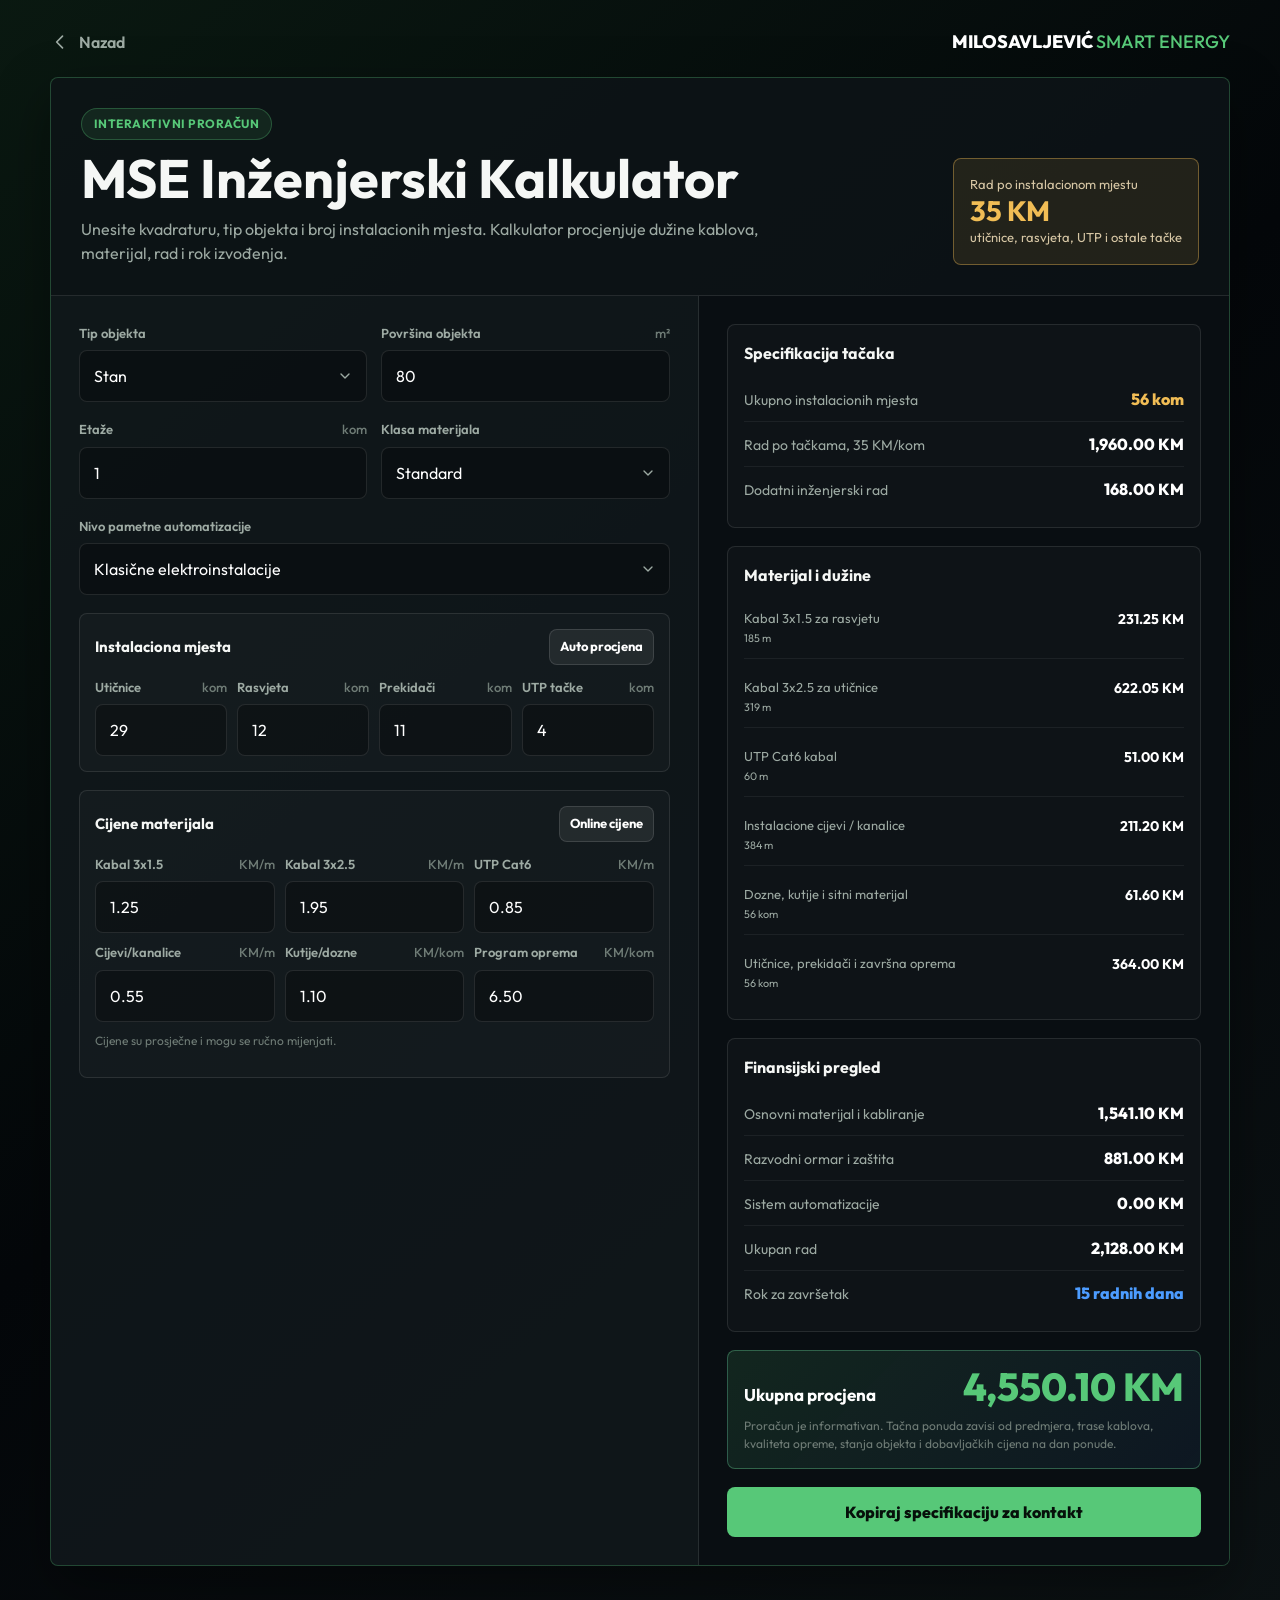
<file: kalkulator.html>
<!DOCTYPE html>
<html lang="sr">
<head>
  <meta charset="UTF-8">
  <meta name="viewport" content="width=device-width, initial-scale=1.0">
  <title>MSE Kalkulator Troškova | Milosavljević Smart Energy</title>
  <link rel="preconnect" href="https://fonts.googleapis.com">
  <link rel="preconnect" href="https://fonts.gstatic.com" crossorigin>
  <link href="https://fonts.googleapis.com/css2?family=Outfit:wght@300;400;500;600;700;800&display=swap" rel="stylesheet">
  <style>
    :root {
      --bg: #07100d;
      --panel: rgba(18, 25, 29, 0.82);
      --panel-strong: rgba(9, 14, 18, 0.92);
      --line: rgba(255, 255, 255, 0.1);
      --line-strong: rgba(96, 196, 139, 0.4);
      --text: #f5f7f5;
      --muted: #9daaa3;
      --muted-2: #6f7c76;
      --green: #57c878;
      --blue: #4c9cff;
      --amber: #f1bd55;
      --red: #ff6b6b;
      --input: rgba(0, 0, 0, 0.28);
      --radius: 8px;
      --shadow: 0 20px 55px rgba(0, 0, 0, 0.38);
    }

    * { box-sizing: border-box; }

    body {
      margin: 0;
      min-height: 100vh;
      background:
        linear-gradient(140deg, rgba(10, 25, 17, 0.94), rgba(4, 7, 10, 1) 48%, rgba(12, 18, 20, 0.98)),
        #07100d;
      color: var(--text);
      font-family: "Outfit", system-ui, -apple-system, BlinkMacSystemFont, "Segoe UI", sans-serif;
      line-height: 1.5;
      padding: 28px 18px 44px;
    }

    button, input, select { font: inherit; }

    .container {
      width: min(1180px, 100%);
      margin: 0 auto;
    }

    .back-nav {
      display: flex;
      align-items: center;
      justify-content: space-between;
      gap: 18px;
      margin-bottom: 22px;
    }

    .btn-back {
      display: inline-flex;
      align-items: center;
      gap: 9px;
      color: var(--muted);
      text-decoration: none;
      font-weight: 600;
      transition: color 0.2s ease;
      white-space: nowrap;
    }

    .btn-back:hover { color: var(--green); }

    .brand-logo {
      color: #fff;
      font-size: 18px;
      font-weight: 800;
      letter-spacing: 0;
      text-align: right;
    }

    .brand-logo span {
      color: var(--green);
      font-weight: 500;
    }

    .mse-calc-container {
      background: var(--panel);
      border: 1px solid rgba(87, 200, 120, 0.28);
      border-radius: var(--radius);
      box-shadow: var(--shadow);
      overflow: hidden;
    }

    .calc-header {
      display: grid;
      grid-template-columns: 1fr auto;
      gap: 20px;
      align-items: end;
      padding: 30px;
      border-bottom: 1px solid var(--line);
      background: rgba(0, 0, 0, 0.18);
    }

    .badge-primary {
      display: inline-flex;
      align-items: center;
      width: fit-content;
      min-height: 30px;
      padding: 6px 12px;
      border: 1px solid rgba(87, 200, 120, 0.3);
      border-radius: 999px;
      color: var(--green);
      background: rgba(87, 200, 120, 0.1);
      font-size: 12px;
      font-weight: 700;
      text-transform: uppercase;
      letter-spacing: 0.04em;
      margin-bottom: 12px;
    }

    h1 {
      margin: 0;
      font-size: 54px;
      line-height: 0.98;
      letter-spacing: 0;
    }

    .section-text {
      margin: 12px 0 0;
      color: var(--muted);
      font-size: 16px;
      max-width: 700px;
    }

    .rate-chip {
      display: grid;
      gap: 3px;
      min-width: 185px;
      padding: 16px;
      border: 1px solid rgba(241, 189, 85, 0.38);
      border-radius: var(--radius);
      background: rgba(241, 189, 85, 0.1);
      color: #fff7e3;
    }

    .rate-chip strong {
      font-size: 28px;
      line-height: 1;
      color: var(--amber);
    }

    .rate-chip span {
      color: #d7c7a5;
      font-size: 13px;
    }

    .calc-grid {
      display: grid;
      grid-template-columns: minmax(0, 1.1fr) minmax(360px, 0.9fr);
      min-height: 620px;
    }

    .calc-form {
      padding: 28px;
      display: grid;
      gap: 18px;
      align-content: start;
      border-right: 1px solid var(--line);
    }

    .form-row {
      display: grid;
      grid-template-columns: repeat(2, minmax(0, 1fr));
      gap: 14px;
    }

    .form-group { min-width: 0; }

    label {
      display: flex;
      justify-content: space-between;
      gap: 10px;
      color: var(--muted);
      font-size: 13px;
      font-weight: 600;
      margin-bottom: 7px;
    }

    .label-note {
      color: var(--muted-2);
      font-weight: 500;
      white-space: nowrap;
    }

    .form-control {
      width: 100%;
      min-height: 48px;
      color: #fff;
      background: var(--input);
      border: 1px solid rgba(255, 255, 255, 0.1);
      border-radius: var(--radius);
      padding: 13px 14px;
      transition: border-color 0.2s ease, box-shadow 0.2s ease, background 0.2s ease;
    }

    .form-control:focus {
      outline: none;
      border-color: var(--green);
      box-shadow: 0 0 0 4px rgba(87, 200, 120, 0.13);
      background: rgba(0, 0, 0, 0.38);
    }

    .calc-select {
      appearance: none;
      background-image: url("data:image/svg+xml;utf8,<svg xmlns='http://www.w3.org/2000/svg' width='24' height='24' fill='none' stroke='%239daaa3' stroke-width='2' stroke-linecap='round' stroke-linejoin='round'><polyline points='6 9 12 15 18 9'/></svg>");
      background-repeat: no-repeat;
      background-position: right 13px center;
      background-size: 16px;
      padding-right: 40px;
    }

    .section-block {
      border: 1px solid var(--line);
      border-radius: var(--radius);
      padding: 15px;
      background: rgba(255, 255, 255, 0.025);
    }

    .block-title {
      display: flex;
      align-items: center;
      justify-content: space-between;
      gap: 12px;
      margin-bottom: 13px;
    }

    .block-title h2 {
      margin: 0;
      font-size: 15px;
      letter-spacing: 0;
    }

    .mini-btn {
      min-height: 34px;
      border: 1px solid rgba(255, 255, 255, 0.12);
      border-radius: var(--radius);
      background: rgba(255, 255, 255, 0.07);
      color: #fff;
      padding: 7px 10px;
      font-size: 13px;
      font-weight: 700;
      cursor: pointer;
    }

    .mini-btn:hover { border-color: rgba(87, 200, 120, 0.5); }

    .points-grid {
      display: grid;
      grid-template-columns: repeat(4, minmax(0, 1fr));
      gap: 10px;
    }

    .price-grid {
      display: grid;
      grid-template-columns: repeat(3, minmax(0, 1fr));
      gap: 10px;
    }

    .calc-conditional {
      display: none;
      gap: 14px;
    }

    .calc-conditional.show { display: grid; }

    .status-line {
      color: var(--muted-2);
      font-size: 12px;
      margin-top: 10px;
      min-height: 18px;
    }

    .calc-results {
      padding: 28px;
      background: var(--panel-strong);
      display: grid;
      gap: 18px;
      align-content: start;
    }

    .result-card {
      border: 1px solid var(--line);
      border-radius: var(--radius);
      background: rgba(255, 255, 255, 0.025);
      padding: 16px;
    }

    .result-card h2 {
      margin: 0 0 12px;
      font-size: 16px;
      letter-spacing: 0;
    }

    .result-row {
      display: flex;
      justify-content: space-between;
      gap: 14px;
      align-items: baseline;
      padding: 10px 0;
      border-bottom: 1px solid rgba(255, 255, 255, 0.06);
      color: var(--muted);
      font-size: 14px;
    }

    .result-row:last-child { border-bottom: 0; }

    .result-price {
      color: #fff;
      font-size: 16px;
      font-weight: 800;
      white-space: nowrap;
    }

    .result-price.blue { color: var(--blue); }
    .result-price.green { color: var(--green); }
    .result-price.amber { color: var(--amber); }

    .materials-list {
      display: grid;
      gap: 9px;
      margin-top: 8px;
    }

    .material-item {
      display: grid;
      grid-template-columns: 1fr auto;
      gap: 10px;
      padding: 10px 0;
      border-bottom: 1px solid rgba(255, 255, 255, 0.06);
      color: var(--muted);
      font-size: 13px;
    }

    .material-item:last-child { border-bottom: 0; }

    .material-item strong {
      color: #fff;
      font-size: 14px;
    }

    .grand-total {
      border-color: var(--line-strong);
      background: linear-gradient(135deg, rgba(87, 200, 120, 0.13), rgba(76, 156, 255, 0.07));
    }

    .grand-total .result-row {
      border-bottom: 0;
      padding: 0;
    }

    .grand-total strong:first-child {
      color: #fff;
      font-size: 17px;
    }

    .grand-total .grand {
      color: var(--green);
      font-size: 39px;
      line-height: 1;
    }

    .ai-action-btn {
      width: 100%;
      min-height: 50px;
      color: #06100a;
      background: var(--green);
      border: 0;
      border-radius: var(--radius);
      cursor: pointer;
      font-weight: 800;
      transition: transform 0.2s ease, box-shadow 0.2s ease, background 0.2s ease;
    }

    .ai-action-btn:hover {
      transform: translateY(-1px);
      background: #6ddd8b;
      box-shadow: 0 14px 28px rgba(87, 200, 120, 0.2);
    }

    .fine-print {
      color: var(--muted-2);
      font-size: 12px;
      line-height: 1.45;
      margin: 10px 0 0;
    }

    @media (max-width: 920px) {
      body { padding: 18px 12px 32px; }
      .calc-header, .calc-grid { grid-template-columns: 1fr; }
      .calc-form { border-right: 0; border-bottom: 1px solid var(--line); }
      .rate-chip { width: 100%; }
      .brand-logo { font-size: 16px; }
      h1 { font-size: 42px; }
      .grand-total .grand { font-size: 34px; }
    }

    @media (max-width: 640px) {
      .back-nav { align-items: flex-start; }
      .calc-header, .calc-form, .calc-results { padding: 18px; }
      .form-row, .points-grid, .price-grid { grid-template-columns: 1fr; }
      .result-row { align-items: flex-start; flex-direction: column; gap: 4px; }
      .grand-total .result-row { flex-direction: row; align-items: baseline; }
      .brand-logo { font-size: 13px; }
      h1 { font-size: 32px; }
      .grand-total .grand { font-size: 28px; }
    }
  </style>
</head>
<body>
  <main class="container">
    <nav class="back-nav" aria-label="Navigacija">
      <a href="index.html" class="btn-back" aria-label="Nazad na početnu">
        <svg width="20" height="20" fill="none" stroke="currentColor" stroke-width="2" viewBox="0 0 24 24" aria-hidden="true"><path stroke-linecap="round" stroke-linejoin="round" d="M15 19l-7-7 7-7"></path></svg>
        Nazad
      </a>
      <div class="brand-logo">MILOSAVLJEVIĆ <span>SMART ENERGY</span></div>
    </nav>

    <section class="mse-calc-container">
      <header class="calc-header">
        <div>
          <span class="badge-primary">Interaktivni proračun</span>
          <h1>MSE Inženjerski Kalkulator</h1>
          <p class="section-text">Unesite kvadraturu, tip objekta i broj instalacionih mjesta. Kalkulator procjenjuje dužine kablova, materijal, rad i rok izvođenja.</p>
        </div>
        <div class="rate-chip">
          <span>Rad po instalacionom mjestu</span>
          <strong>35 KM</strong>
          <span>utičnice, rasvjeta, UTP i ostale tačke</span>
        </div>
      </header>

      <div class="calc-grid">
        <form class="calc-form" onsubmit="event.preventDefault()">
          <div class="form-row">
            <div class="form-group">
              <label for="calc-object-type">Tip objekta</label>
              <select id="calc-object-type" class="form-control calc-select">
                <option value="stan">Stan</option>
                <option value="vikendica">Vikendica / Apartman</option>
                <option value="kuca">Porodična kuća</option>
                <option value="industrija">Industrijski pogon / Hala</option>
                <option value="specificno">Specifični objekat</option>
              </select>
            </div>
            <div class="form-group">
              <label id="label-area" for="calc-area">Površina objekta <span class="label-note">m²</span></label>
              <input type="number" id="calc-area" class="form-control" value="80" min="5" max="5000" step="1">
            </div>
          </div>

          <div class="form-row">
            <div class="form-group">
              <label for="calc-floors">Etaže <span class="label-note">kom</span></label>
              <input type="number" id="calc-floors" class="form-control" value="1" min="1" max="8" step="1">
            </div>
            <div class="form-group">
              <label for="calc-quality">Klasa materijala</label>
              <select id="calc-quality" class="form-control calc-select">
                <option value="standard">Standard</option>
                <option value="premium">Premium</option>
                <option value="budget">Ekonomična</option>
              </select>
            </div>
          </div>

          <div id="group-automation" class="form-group">
            <label for="calc-smart-level">Nivo pametne automatizacije</label>
            <select id="calc-smart-level" class="form-control calc-select">
              <option value="none">Klasične elektroinstalacije</option>
              <option value="basic">Basic Smart Home</option>
              <option value="premium">Premium Smart Home / KNX / PLC</option>
            </select>
          </div>

          <section class="section-block">
            <div class="block-title">
              <h2>Instalaciona mjesta</h2>
              <button type="button" class="mini-btn" id="btn-auto-points">Auto procjena</button>
            </div>
            <div class="points-grid">
              <div class="form-group">
                <label for="calc-sockets">Utičnice <span class="label-note">kom</span></label>
                <input type="number" id="calc-sockets" class="form-control" min="0" max="1000" step="1">
              </div>
              <div class="form-group">
                <label for="calc-lights">Rasvjeta <span class="label-note">kom</span></label>
                <input type="number" id="calc-lights" class="form-control" min="0" max="1000" step="1">
              </div>
              <div class="form-group">
                <label for="calc-switches">Prekidači <span class="label-note">kom</span></label>
                <input type="number" id="calc-switches" class="form-control" min="0" max="1000" step="1">
              </div>
              <div class="form-group">
                <label for="calc-utp">UTP tačke <span class="label-note">kom</span></label>
                <input type="number" id="calc-utp" class="form-control" min="0" max="1000" step="1">
              </div>
            </div>
          </section>

          <section id="industrial-fields" class="section-block calc-conditional">
            <div class="block-title">
              <h2>Industrijski parametri</h2>
            </div>
            <div class="form-row">
              <div class="form-group">
                <label for="calc-power">Instalirana snaga <span class="label-note">kW</span></label>
                <input type="number" id="calc-power" class="form-control" value="22" min="1" max="1000" step="1">
              </div>
              <div class="form-group">
                <label for="calc-regali">Kablovski regali <span class="label-note">m</span></label>
                <input type="number" id="calc-regali" class="form-control" value="40" min="0" max="2000" step="1">
              </div>
            </div>
            <div class="form-row">
              <div class="form-group">
                <label for="calc-sockets-3f">Trofazne utičnice <span class="label-note">kom</span></label>
                <input type="number" id="calc-sockets-3f" class="form-control" value="6" min="0" max="200" step="1">
              </div>
              <div class="form-group">
                <label for="calc-machine-lines">Mašinske linije <span class="label-note">kom</span></label>
                <input type="number" id="calc-machine-lines" class="form-control" value="2" min="0" max="100" step="1">
              </div>
            </div>
          </section>

          <section class="section-block">
            <div class="block-title">
              <h2>Cijene materijala</h2>
              <button type="button" class="mini-btn" id="btn-online-prices">Online cijene</button>
            </div>
            <div class="price-grid">
              <div class="form-group">
                <label for="price-cable-light">Kabal 3x1.5 <span class="label-note">KM/m</span></label>
                <input type="number" id="price-cable-light" class="form-control" value="1.25" min="0" step="0.05">
              </div>
              <div class="form-group">
                <label for="price-cable-socket">Kabal 3x2.5 <span class="label-note">KM/m</span></label>
                <input type="number" id="price-cable-socket" class="form-control" value="1.95" min="0" step="0.05">
              </div>
              <div class="form-group">
                <label for="price-utp">UTP Cat6 <span class="label-note">KM/m</span></label>
                <input type="number" id="price-utp" class="form-control" value="0.85" min="0" step="0.05">
              </div>
              <div class="form-group">
                <label for="price-tubes">Cijevi/kanalice <span class="label-note">KM/m</span></label>
                <input type="number" id="price-tubes" class="form-control" value="0.55" min="0" step="0.05">
              </div>
              <div class="form-group">
                <label for="price-boxes">Kutije/dozne <span class="label-note">KM/kom</span></label>
                <input type="number" id="price-boxes" class="form-control" value="1.10" min="0" step="0.05">
              </div>
              <div class="form-group">
                <label for="price-faceplates">Program oprema <span class="label-note">KM/kom</span></label>
                <input type="number" id="price-faceplates" class="form-control" value="6.50" min="0" step="0.05">
              </div>
            </div>
            <p id="price-status" class="status-line">Cijene su prosječne i mogu se ručno mijenjati.</p>
          </section>
        </form>

        <aside class="calc-results">
          <section class="result-card">
            <h2>Specifikacija tačaka</h2>
            <div class="result-row">
              <span>Ukupno instalacionih mjesta</span>
              <span id="res-total-points" class="result-price amber">0 kom</span>
            </div>
            <div class="result-row">
              <span>Rad po tačkama, 35 KM/kom</span>
              <span id="res-point-labor" class="result-price">0.00 KM</span>
            </div>
            <div class="result-row">
              <span>Dodatni inženjerski rad</span>
              <span id="res-engineering-labor" class="result-price">0.00 KM</span>
            </div>
          </section>

          <section class="result-card">
            <h2>Materijal i dužine</h2>
            <div id="materials-list" class="materials-list"></div>
          </section>

          <section class="result-card">
            <h2>Finansijski pregled</h2>
            <div class="result-row">
              <span>Osnovni materijal i kabliranje</span>
              <span id="res-material" class="result-price">0.00 KM</span>
            </div>
            <div class="result-row">
              <span>Razvodni ormar i zaštita</span>
              <span id="res-board" class="result-price">0.00 KM</span>
            </div>
            <div id="res-row-smart" class="result-row">
              <span>Sistem automatizacije</span>
              <span id="res-smart" class="result-price">0.00 KM</span>
            </div>
            <div id="res-row-ind" class="result-row" style="display: none;">
              <span>Industrijski razvod i trase</span>
              <span id="res-ind-extras" class="result-price">0.00 KM</span>
            </div>
            <div class="result-row">
              <span>Ukupan rad</span>
              <span id="res-labor" class="result-price">0.00 KM</span>
            </div>
            <div class="result-row">
              <span>Rok za završetak</span>
              <span id="res-days" class="result-price blue">0 dana</span>
            </div>
          </section>

          <section class="result-card grand-total">
            <div class="result-row">
              <strong>Ukupna procjena</strong>
              <strong id="res-grand-total" class="result-price grand">0.00 KM</strong>
            </div>
            <p class="fine-print">Proračun je informativan. Tačna ponuda zavisi od predmjera, trase kablova, kvaliteta opreme, stanja objekta i dobavljačkih cijena na dan ponude.</p>
          </section>

          <button class="ai-action-btn" type="button" id="btn-copy">Kopiraj specifikaciju za kontakt</button>
        </aside>
      </div>
    </section>
  </main>

  <script>
    const LABOR_PER_POINT = 35;
    const MATERIAL_PRICE_API = "";
    const els = {};
    const fieldIds = [
      "calc-object-type", "calc-area", "calc-floors", "calc-quality", "calc-smart-level",
      "calc-sockets", "calc-lights", "calc-switches", "calc-utp", "calc-power", "calc-regali",
      "calc-sockets-3f", "calc-machine-lines", "price-cable-light", "price-cable-socket",
      "price-utp", "price-tubes", "price-boxes", "price-faceplates"
    ];

    const profiles = {
      stan: { sockets: 0.36, lights: 0.15, switches: 0.13, utp: 0.045, length: 1, board: 560, boardM2: 3.2, engineering: 0.06 },
      vikendica: { sockets: 0.32, lights: 0.14, switches: 0.12, utp: 0.035, length: 1.08, board: 520, boardM2: 3, engineering: 0.065 },
      kuca: { sockets: 0.34, lights: 0.16, switches: 0.14, utp: 0.05, length: 1.2, board: 860, boardM2: 4.2, engineering: 0.085 },
      specificno: { sockets: 0.26, lights: 0.18, switches: 0.14, utp: 0.035, length: 1.45, board: 1200, boardM2: 5.5, engineering: 0.12 },
      industrija: { sockets: 0.08, lights: 0.055, switches: 0.035, utp: 0.02, length: 1.35, board: 2200, boardM2: 2.5, engineering: 0.09 }
    };

    const q = id => document.getElementById(id);
    const num = id => Math.max(0, parseFloat(q(id).value) || 0);
    const money = value => `${value.toLocaleString("bs-BA", { minimumFractionDigits: 2, maximumFractionDigits: 2 })} KM`;
    const whole = value => Math.round(value).toLocaleString("bs-BA");

    window.addEventListener("DOMContentLoaded", () => {
      fieldIds.forEach(id => els[id] = q(id));
      fieldIds.forEach(id => els[id].addEventListener("input", calculateMSETrosak));
      els["calc-object-type"].addEventListener("change", handleObjectTypeChange);
      q("btn-auto-points").addEventListener("click", () => {
        applyAutoPoints(true);
        calculateMSETrosak();
      });
      q("btn-online-prices").addEventListener("click", fetchOnlinePrices);
      q("btn-copy").addEventListener("click", copyAndRedirect);
      handleObjectTypeChange();
      applyAutoPoints(true);
      calculateMSETrosak();
    });

    function handleObjectTypeChange() {
      const type = els["calc-object-type"].value;
      const industrial = type === "industrija";
      q("industrial-fields").classList.toggle("show", industrial);
      q("group-automation").style.display = industrial ? "none" : "block";
      q("res-row-smart").style.display = industrial ? "none" : "flex";
      q("res-row-ind").style.display = industrial ? "flex" : "none";
      q("label-area").firstChild.textContent = industrial ? "Površina pogona / hale " : "Površina objekta ";
      if (industrial && Number(els["calc-area"].value) < 120) els["calc-area"].value = 350;
      if (!industrial && Number(els["calc-area"].value) > 300) els["calc-area"].value = 80;
      applyAutoPoints(true);
      calculateMSETrosak();
    }

    function applyAutoPoints(force = false) {
      const area = num("calc-area");
      const type = els["calc-object-type"].value;
      const floors = Math.max(1, num("calc-floors"));
      const p = profiles[type];
      const floorFactor = 1 + ((floors - 1) * 0.08);
      const values = {
        "calc-sockets": Math.max(4, Math.ceil(area * p.sockets * floorFactor)),
        "calc-lights": Math.max(2, Math.ceil(area * p.lights * floorFactor)),
        "calc-switches": Math.max(2, Math.ceil(area * p.switches * floorFactor)),
        "calc-utp": Math.ceil(area * p.utp * floorFactor)
      };
      Object.entries(values).forEach(([id, value]) => {
        if (force || els[id].value === "") els[id].value = value;
      });
    }

    function qualityMultiplier() {
      const quality = els["calc-quality"].value;
      if (quality === "premium") return 1.28;
      if (quality === "budget") return 0.86;
      return 1;
    }

    function calculateMSETrosak() {
      const type = els["calc-object-type"].value;
      const area = num("calc-area");
      const floors = Math.max(1, num("calc-floors"));
      const sockets = num("calc-sockets");
      const lights = num("calc-lights");
      const switches = num("calc-switches");
      const utp = num("calc-utp");
      const points = sockets + lights + switches + utp;
      const profile = profiles[type];
      const qMult = qualityMultiplier();
      const floorFactor = 1 + ((floors - 1) * 0.1);
      const lengthFactor = profile.length * floorFactor;

      const lengths = {
        lightCable: Math.ceil((lights * 9 + switches * 7) * lengthFactor),
        socketCable: Math.ceil(sockets * 11 * lengthFactor),
        utpCable: Math.ceil(utp * 15 * lengthFactor),
      };
      lengths.tubes = Math.ceil((lengths.lightCable + lengths.socketCable + lengths.utpCable) * 0.68);

      const unitPrices = {
        lightCable: num("price-cable-light") * qMult,
        socketCable: num("price-cable-socket") * qMult,
        utpCable: num("price-utp") * qMult,
        tubes: num("price-tubes") * qMult,
        boxes: num("price-boxes") * qMult,
        faceplates: num("price-faceplates") * qMult
      };

      const materialLines = [
        { label: "Kabal 3x1.5 za rasvjetu", qty: lengths.lightCable, unit: "m", cost: lengths.lightCable * unitPrices.lightCable },
        { label: "Kabal 3x2.5 za utičnice", qty: lengths.socketCable, unit: "m", cost: lengths.socketCable * unitPrices.socketCable },
        { label: "UTP Cat6 kabal", qty: lengths.utpCable, unit: "m", cost: lengths.utpCable * unitPrices.utpCable },
        { label: "Instalacione cijevi / kanalice", qty: lengths.tubes, unit: "m", cost: lengths.tubes * unitPrices.tubes },
        { label: "Dozne, kutije i sitni materijal", qty: points, unit: "kom", cost: points * unitPrices.boxes },
        { label: "Utičnice, prekidači i završna oprema", qty: points, unit: "kom", cost: points * unitPrices.faceplates }
      ];

      let materialCost = materialLines.reduce((sum, item) => sum + item.cost, 0);
      let boardCost = (profile.board + area * profile.boardM2 + floors * 65) * qMult;
      let smartCost = 0;
      let industrialExtras = 0;
      let engineeringLabor = area * profile.engineering * LABOR_PER_POINT;

      if (type === "industrija") {
        const power = num("calc-power");
        const regali = num("calc-regali");
        const sockets3f = num("calc-sockets-3f");
        const machineLines = num("calc-machine-lines");
        const industrialCable = Math.ceil((power * 2.5) + (sockets3f * 18) + (machineLines * 28));
        const industrialMaterial = industrialCable * 5.8 * qMult;
        boardCost = (2200 + power * 36 + machineLines * 180) * qMult;
        industrialExtras = ((regali * 31) + (sockets3f * 105) + (machineLines * 240) + industrialMaterial) * qMult;
        engineeringLabor += (regali * 4.5) + (sockets3f * 22) + (machineLines * 85);
        materialLines.push({ label: "Industrijski energetski kablovi", qty: industrialCable, unit: "m", cost: industrialMaterial });
      } else {
        const smartLevel = els["calc-smart-level"].value;
        if (smartLevel === "basic") {
          smartCost = (850 + area * 13 + points * 9) * qMult;
          engineeringLabor += smartCost * 0.22;
        }
        if (smartLevel === "premium") {
          smartCost = (4200 + area * 48 + points * 18) * qMult;
          boardCost *= 1.65;
          engineeringLabor += smartCost * 0.32;
        }
      }

      const pointLabor = points * LABOR_PER_POINT;
      const laborTotal = pointLabor + engineeringLabor;
      const grandTotal = materialCost + boardCost + smartCost + industrialExtras + laborTotal;
      const days = estimateDays(type, area, points, floors);

      renderMaterials(materialLines);
      q("res-total-points").textContent = `${whole(points)} kom`;
      q("res-point-labor").textContent = money(pointLabor);
      q("res-engineering-labor").textContent = money(engineeringLabor);
      q("res-material").textContent = money(materialCost);
      q("res-board").textContent = money(boardCost);
      q("res-smart").textContent = money(smartCost);
      q("res-ind-extras").textContent = money(industrialExtras);
      q("res-labor").textContent = money(laborTotal);
      q("res-days").textContent = `${days} radnih dana`;
      q("res-grand-total").textContent = money(grandTotal);
    }

    function estimateDays(type, area, points, floors) {
      const base = type === "industrija" ? 8 : 3;
      const areaDays = type === "industrija" ? area * 0.035 : area * 0.055;
      const pointDays = points * 0.12;
      const floorDays = (Math.max(1, floors) - 1) * 2;
      const smartLevel = els["calc-smart-level"].value;
      const smartDays = type === "industrija" ? 0 : smartLevel === "premium" ? 10 : smartLevel === "basic" ? 4 : 0;
      return Math.max(1, Math.ceil(base + areaDays + pointDays + floorDays + smartDays));
    }

    function renderMaterials(lines) {
      q("materials-list").innerHTML = lines.map(item => `
        <div class="material-item">
          <span>${item.label}<br><small>${whole(item.qty)} ${item.unit}</small></span>
          <strong>${money(item.cost)}</strong>
        </div>
      `).join("");
    }

    async function fetchOnlinePrices() {
      const status = q("price-status");
      const endpoint = localStorage.getItem("mseMaterialPriceApi") || MATERIAL_PRICE_API;
      if (!endpoint) {
        status.textContent = "Online izvor nije podešen. Dodajte API adresu u kod ili unesite cijene ručno.";
        status.style.color = "var(--amber)";
        return;
      }
      status.textContent = "Provjeravam online cijene...";
      status.style.color = "var(--muted-2)";
      try {
        const response = await fetch(endpoint, { cache: "no-store" });
        if (!response.ok) throw new Error("HTTP " + response.status);
        const prices = await response.json();
        const map = {
          cableLight: "price-cable-light",
          cableSocket: "price-cable-socket",
          utp: "price-utp",
          tubes: "price-tubes",
          boxes: "price-boxes",
          faceplates: "price-faceplates"
        };
        Object.entries(map).forEach(([key, id]) => {
          if (Number.isFinite(Number(prices[key]))) q(id).value = Number(prices[key]).toFixed(2);
        });
        status.textContent = "Online cijene su učitane.";
        status.style.color = "var(--green)";
        calculateMSETrosak();
      } catch (error) {
        status.textContent = "Nije moguće učitati online cijene. Ručni unos ostaje aktivan.";
        status.style.color = "var(--red)";
      }
    }

    function buildMessage() {
      const typeEl = els["calc-object-type"];
      const smartEl = els["calc-smart-level"];
      const lines = [
        "Generisana specifikacija iz MSE Kalkulatora:",
        "-------------------------------------------",
        `Tip objekta: ${typeEl.options[typeEl.selectedIndex].text}`,
        `Površina: ${els["calc-area"].value} m²`,
        `Etaže: ${els["calc-floors"].value}`,
        `Utičnice: ${els["calc-sockets"].value} kom`,
        `Rasvjeta: ${els["calc-lights"].value} kom`,
        `Prekidači: ${els["calc-switches"].value} kom`,
        `UTP tačke: ${els["calc-utp"].value} kom`,
        `Rad po instalacionom mjestu: ${LABOR_PER_POINT} KM/kom`
      ];
      if (typeEl.value === "industrija") {
        lines.push(`Instalirana snaga: ${els["calc-power"].value} kW`);
        lines.push(`Kablovski regali: ${els["calc-regali"].value} m`);
        lines.push(`Trofazne utičnice: ${els["calc-sockets-3f"].value} kom`);
      } else {
        lines.push(`Automatizacija: ${smartEl.options[smartEl.selectedIndex].text}`);
      }
      lines.push(`Procijenjeno vrijeme: ${q("res-days").textContent}`);
      lines.push(`Okvirna cijena: ${q("res-grand-total").textContent}`);
      lines.push("-------------------------------------------");
      lines.push("Molim Vas za detaljnu provjeru predmjera i zvaničnu ponudu.");
      return lines.join("\n");
    }

    function copyAndRedirect() {
      const messageText = buildMessage();
      navigator.clipboard.writeText(messageText).then(() => {
        alert("Specifikacija je kopirana. Sada je možete zalijepiti u kontakt formu.");
        window.location.href = "index.html#kontakt";
      }).catch(() => {
        window.prompt("Kopirajte specifikaciju:", messageText);
      });
    }
  </script>
</body>
</html>
</file>
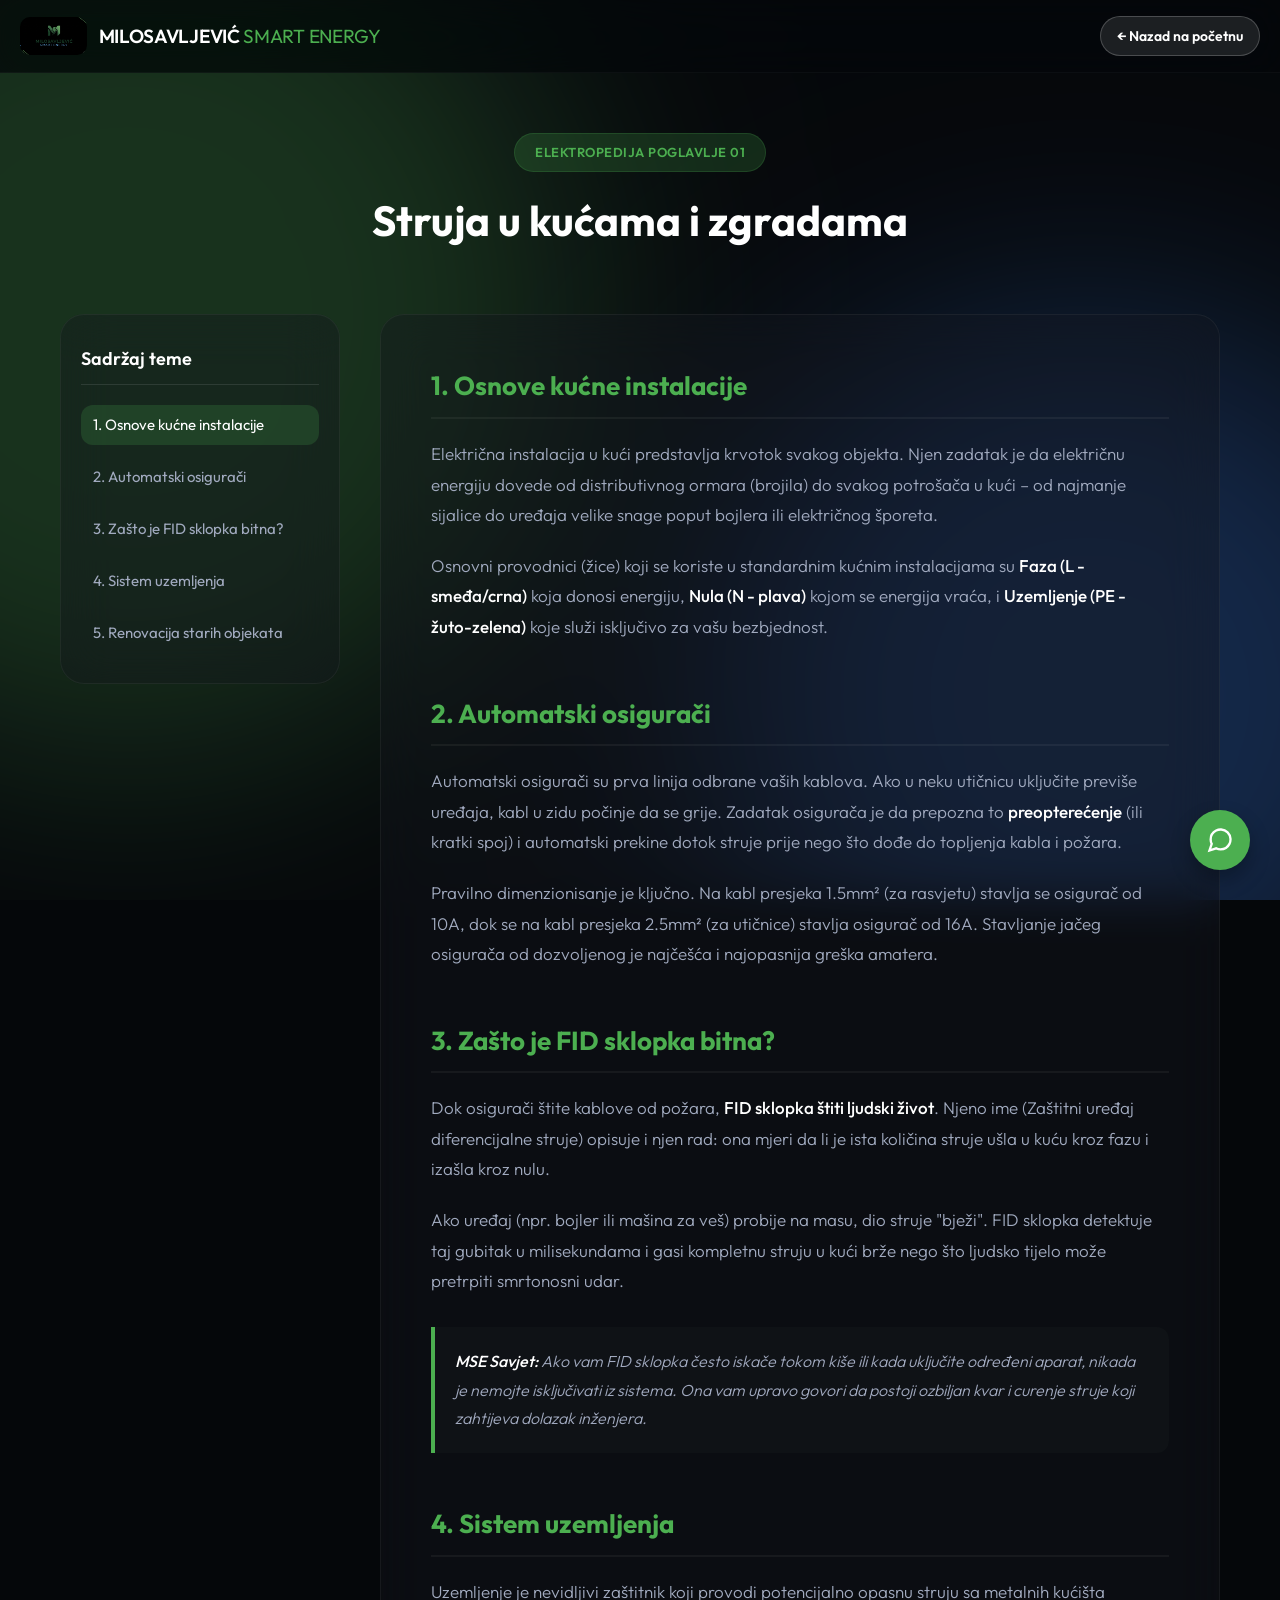
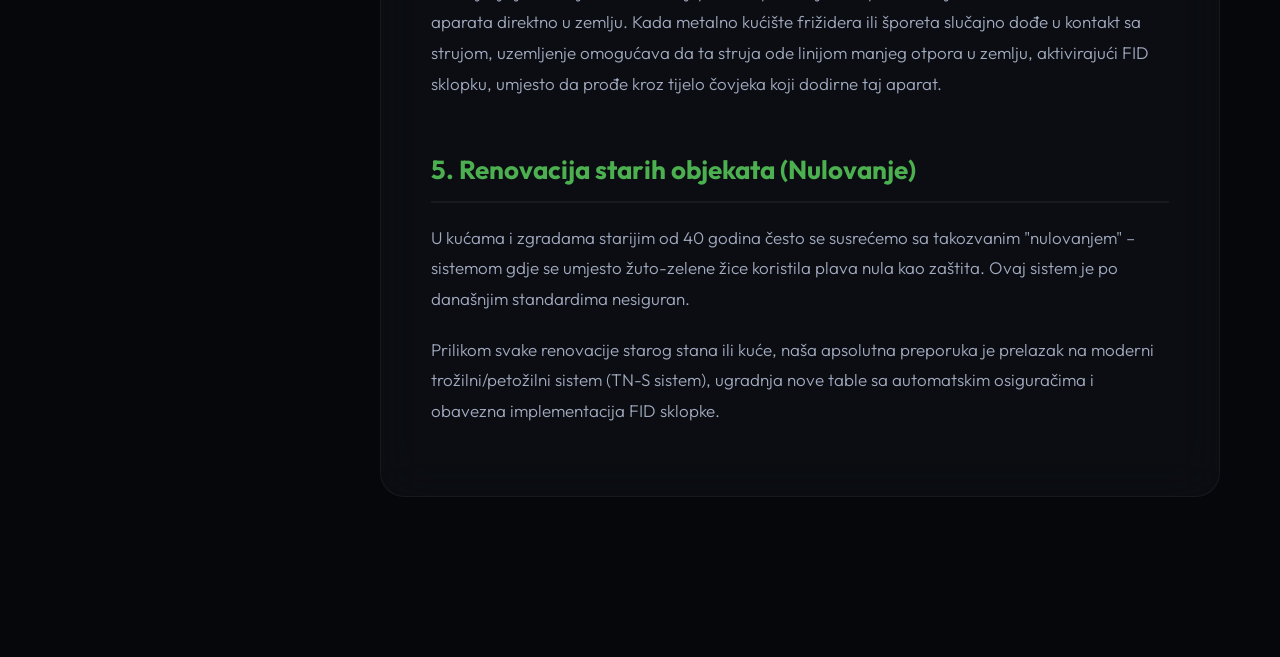
<file: kucne-instalacije.html>
<!DOCTYPE html>
<html lang="sr">
<head>
    <meta charset="UTF-8">
    <meta name="viewport" content="width=device-width, initial-scale=1.0, maximum-scale=1.0, user-scalable=yes">
    <title>Kućne instalacije | MSE Elektropedija</title>
    
    <link rel="preconnect" href="https://fonts.googleapis.com">
    <link rel="preconnect" href="https://fonts.gstatic.com" crossorigin>
    <link href="https://fonts.googleapis.com/css2?family=Outfit:wght@300;400;500;600;700&display=swap" rel="stylesheet">
    
    <style>
        /* ========== CORE STILOVI (Kopirano sa glavne) ========== */
        * { box-sizing: border-box; margin: 0; padding: 0; }
        html { scroll-behavior: smooth; }
        body {
            background-color: #05070a; color: #f3f4f6;
            font-family: 'Outfit', sans-serif; line-height: 1.6;
            overflow-x: hidden; padding-bottom: 120px;
        }

        /* DEFINICIJA BOJE ZA OVU STRANICU (Zelena) */
        body.tema-zelena {
            --glavna-boja-teme: #4caf50;
            --glavna-boja-teme-rgba: rgba(76, 175, 80, 0.2);
        }

        /* Pozadina */
        .abstract-bg { position: fixed; top: 0; left: 0; width: 100vw; height: 100vh; z-index: -1; background: #05070a; overflow: hidden; }
        .glow-orb { position: absolute; border-radius: 50%; filter: blur(120px); opacity: 0.25; mix-blend-mode: screen; animation: float 20s infinite ease-in-out alternate; }
        .orb-1 { width: 70vw; height: 70vw; background: var(--glavna-boja-teme); top: -15%; left: -25%; }
        .orb-2 { width: 60vw; height: 60vw; background: #3a86ff; bottom: -20%; right: -15%; animation-delay: -5s; }
        @keyframes float { 0% { transform: translate(0,0) scale(1); } 100% { transform: translate(8%,12%) scale(1.1); } }

        /* Header */
        .header-main { background: rgba(5, 7, 10, 0.75); backdrop-filter: blur(24px) saturate(180%); padding: 16px 20px; position: sticky; top: 0; z-index: 1000; border-bottom: 1px solid rgba(255, 255, 255, 0.03); }
        .header-grid { max-width: 1400px; margin: 0 auto; display: flex; justify-content: space-between; align-items: center; }
        .header-logo-group { display: flex; align-items: center; gap: 12px; text-decoration: none; transition: opacity 0.3s ease; }
        .header-logo-group:hover { opacity: 0.8; }
        .header-logo-img { height: 38px; border-radius: 10px; }
        .header-brand-name { font-size: 19px; color: #fff; font-weight: 600; letter-spacing: -0.3px; }
        .header-brand-name span { color: var(--glavna-boja-teme); font-weight: 400; }
        .btn-nazad { font-size: 14px; font-weight: 600; color: #fff; background: rgba(255,255,255,0.1); padding: 8px 16px; border-radius: 20px; text-decoration: none; transition: all 0.3s ease; border: 1px solid rgba(255,255,255,0.2); }
        .btn-nazad:hover { background: rgba(255,255,255,0.2); transform: translateX(-3px); }

        /* ========== DIZAJN ZA ČITANJE (Silo Struktura) ========== */
        .edu-hero { text-align: center; padding: 60px 20px 20px; }
        .edu-badge { background: var(--glavna-boja-teme-rgba); color: var(--glavna-boja-teme); padding: 8px 20px; border-radius: 50px; font-size: 13px; font-weight: 600; letter-spacing: 0.5px; border: 1px solid var(--glavna-boja-teme-rgba); display: inline-block; margin-bottom: 15px; text-transform: uppercase;}
        
        .edu-container { max-width: 1200px; margin: 40px auto; padding: 0 20px; display: flex; gap: 40px; align-items: flex-start; }
        
        /* Lijevi Meni */
        .edu-sidebar { flex: 0 0 280px; position: sticky; top: 100px; background: rgba(20, 24, 32, 0.4); backdrop-filter: blur(24px); border: 1px solid rgba(255,255,255,0.05); border-radius: 24px; padding: 30px 20px; }
        .edu-sidebar h4 { color: #fff; font-size: 18px; margin-bottom: 20px; font-weight: 600; padding-bottom: 10px; border-bottom: 1px solid rgba(255,255,255,0.1); }
        .edu-sidebar ul { list-style: none; display: flex; flex-direction: column; gap: 12px; }
        .edu-sidebar a { color: #a1aabf; text-decoration: none; font-size: 15px; transition: all 0.3s ease; display: block; padding: 8px 12px; border-radius: 12px; }
        .edu-sidebar a:hover, .edu-sidebar a.active { background: var(--glavna-boja-teme-rgba); color: #fff; }

        /* Desni Tekst */
        .edu-content { flex: 1; background: rgba(20, 24, 32, 0.4); backdrop-filter: blur(24px); border: 1px solid rgba(255,255,255,0.05); border-radius: 24px; padding: 50px; }
        .edu-content h1 { font-size: 36px; color: #fff; margin-bottom: 20px; font-weight: 700; letter-spacing: -1px; }
        .edu-content h2 { font-size: 26px; color: var(--glavna-boja-teme); margin: 50px 0 20px; padding-bottom: 10px; border-bottom: 2px solid rgba(255,255,255,0.05); scroll-margin-top: 100px; }
        .edu-content p { color: #a1aabf; font-size: 17px; margin-bottom: 20px; line-height: 1.8; font-weight: 300; }
        .edu-content strong { color: #fff; font-weight: 500; }
        
        .info-box { background: rgba(255,255,255,0.02); border-left: 4px solid var(--glavna-boja-teme); padding: 20px; border-radius: 0 12px 12px 0; margin: 30px 0; }
        .info-box p { margin: 0; font-size: 16px; font-style: italic; }

        @media (max-width: 900px) {
            .edu-container { flex-direction: column; }
            .edu-sidebar { position: relative; top: 0; width: 100%; flex: auto; }
            .edu-content { padding: 30px; }
        }

        /* (Zadržan CSS za AI Chatbot sa glavne stranice da bi radio i ovdje) */
        #mse-ai-widget { position: fixed; bottom: 30px; right: 30px; width: 360px; height: 550px; background: rgba(13, 17, 23, 0.95); backdrop-filter: blur(20px); border: 1px solid var(--glavna-boja-teme); border-radius: 24px; box-shadow: 0 20px 50px rgba(0,0,0,0.5); z-index: 99999; display: flex; flex-direction: column; transition: transform 0.4s ease, opacity 0.4s; }
        .ai-hidden { transform: translateY(120%); opacity: 0; pointer-events: none; }
        .ai-header { background: rgba(5, 7, 10, 0.9); padding: 16px 20px; border-bottom: 1px solid rgba(255,255,255,0.05); display: flex; justify-content: space-between; align-items: center; }
        .ai-header-title { color: #fff; font-weight: 600; font-size: 15px; }
        .ai-close-btn { background: none; border: none; color: #a1aabf; font-size: 24px; cursor: pointer; }
        .ai-messages { flex: 1; padding: 20px; overflow-y: auto; display: flex; flex-direction: column; gap: 12px; }
        .ai-msg { max-width: 85%; padding: 12px 16px; border-radius: 16px; font-size: 14px; background: rgba(255,255,255,0.05); color: #e5e7eb; align-self: flex-start; border-bottom-left-radius: 4px; }
        .ai-btn-float { position: fixed; bottom: 30px; right: 30px; width: 60px; height: 60px; border-radius: 50%; background: var(--glavna-boja-teme); display: flex; align-items: center; justify-content: center; cursor: pointer; box-shadow: 0 10px 20px rgba(0,0,0,0.3); z-index: 99998; border: none; color: white; }
    </style>
</head>
<body class="tema-zelena">

    <div class="abstract-bg"><div class="glow-orb orb-1"></div><div class="glow-orb orb-2"></div></div>

    <header class="header-main">
        <div class="header-grid">
            <a href="index.html" class="header-logo-group">
                <img src="logo.jpg" alt="Logo" class="header-logo-img" onerror="this.style.display='none';">
                <h2 class="header-brand-name">MILOSAVLJEVIĆ <span>SMART ENERGY</span></h2>
            </a>
            <a href="index.html" class="btn-nazad">← Nazad na početnu</a>
        </div>
    </header>

    <div class="edu-hero">
        <span class="edu-badge">Elektropedija Poglavlje 01</span>
        <h1 style="font-size: 42px; color: #fff; font-weight: 700;">Struja u kućama i zgradama</h1>
    </div>

    <div class="edu-container">
        
        <aside class="edu-sidebar">
            <h4>Sadržaj teme</h4>
            <ul>
                <li><a href="#uvod">1. Osnove kućne instalacije</a></li>
                <li><a href="#osiguraci">2. Automatski osigurači</a></li>
                <li><a href="#fid">3. Zašto je FID sklopka bitna?</a></li>
                <li><a href="#uzemljenje">4. Sistem uzemljenja</a></li>
                <li><a href="#renovacija">5. Renovacija starih objekata</a></li>
            </ul>
        </aside>

        <main class="edu-content">
            <h2 id="uvod" style="margin-top: 0;">1. Osnove kućne instalacije</h2>
            <p>Električna instalacija u kući predstavlja krvotok svakog objekta. Njen zadatak je da električnu energiju dovede od distributivnog ormara (brojila) do svakog potrošača u kući – od najmanje sijalice do uređaja velike snage poput bojlera ili električnog šporeta.</p>
            <p>Osnovni provodnici (žice) koji se koriste u standardnim kućnim instalacijama su <strong>Faza (L - smeđa/crna)</strong> koja donosi energiju, <strong>Nula (N - plava)</strong> kojom se energija vraća, i <strong>Uzemljenje (PE - žuto-zelena)</strong> koje služi isključivo za vašu bezbjednost.</p>

            <h2 id="osiguraci">2. Automatski osigurači</h2>
            <p>Automatski osigurači su prva linija odbrane vaših kablova. Ako u neku utičnicu uključite previše uređaja, kabl u zidu počinje da se grije. Zadatak osigurača je da prepozna to <strong>preopterećenje</strong> (ili kratki spoj) i automatski prekine dotok struje prije nego što dođe do topljenja kabla i požara.</p>
            <p>Pravilno dimenzionisanje je ključno. Na kabl presjeka 1.5mm² (za rasvjetu) stavlja se osigurač od 10A, dok se na kabl presjeka 2.5mm² (za utičnice) stavlja osigurač od 16A. Stavljanje jačeg osigurača od dozvoljenog je najčešća i najopasnija greška amatera.</p>

            <h2 id="fid">3. Zašto je FID sklopka bitna?</h2>
            <p>Dok osigurači štite kablove od požara, <strong>FID sklopka štiti ljudski život</strong>. Njeno ime (Zaštitni uređaj diferencijalne struje) opisuje i njen rad: ona mjeri da li je ista količina struje ušla u kuću kroz fazu i izašla kroz nulu.</p>
            <p>Ako uređaj (npr. bojler ili mašina za veš) probije na masu, dio struje "bježi". FID sklopka detektuje taj gubitak u milisekundama i gasi kompletnu struju u kući brže nego što ljudsko tijelo može pretrpiti smrtonosni udar.</p>

            <div class="info-box">
                <p><strong>MSE Savjet:</strong> Ako vam FID sklopka često iskače tokom kiše ili kada uključite određeni aparat, nikada je nemojte isključivati iz sistema. Ona vam upravo govori da postoji ozbiljan kvar i curenje struje koji zahtijeva dolazak inženjera.</p>
            </div>

            <h2 id="uzemljenje">4. Sistem uzemljenja</h2>
            <p>Uzemljenje je nevidljivi zaštitnik koji provodi potencijalno opasnu struju sa metalnih kućišta aparata direktno u zemlju. Kada metalno kućište frižidera ili šporeta slučajno dođe u kontakt sa strujom, uzemljenje omogućava da ta struja ode linijom manjeg otpora u zemlju, aktivirajući FID sklopku, umjesto da prođe kroz tijelo čovjeka koji dodirne taj aparat.</p>

            <h2 id="renovacija">5. Renovacija starih objekata (Nulovanje)</h2>
            <p>U kućama i zgradama starijim od 40 godina često se susrećemo sa takozvanim "nulovanjem" – sistemom gdje se umjesto žuto-zelene žice koristila plava nula kao zaštita. Ovaj sistem je po današnjim standardima nesiguran.</p>
            <p>Prilikom svake renovacije starog stana ili kuće, naša apsolutna preporuka je prelazak na moderni trožilni/petožilni sistem (TN-S sistem), ugradnja nove table sa automatskim osiguračima i obavezna implementacija FID sklopke.</p>
        </main>
    </div>

    <button class="ai-btn-float" onclick="toggleAI()">
        <svg viewBox="0 0 24 24" width="28" height="28" fill="none" stroke="currentColor" stroke-width="2"><path d="M21 11.5a8.38 8.38 0 0 1-.9 3.8 8.5 8.5 0 0 1-7.6 4.7 8.38 8.38 0 0 1-3.8-.9L3 21l1.9-5.7a8.38 8.38 0 0 1-.9-3.8 8.5 8.5 0 0 1 4.7-7.6 8.38 8.38 0 0 1 3.8-.9h.5a8.48 8.48 0 0 1 8 8v.5z"></path></svg>
    </button>

    <div id="mse-ai-widget" class="ai-hidden">
        <div class="ai-header">
            <span class="ai-header-title">MSE AI Inženjer</span>
            <button class="ai-close-btn" onclick="toggleAI()">&times;</button>
        </div>
        <div class="ai-messages" id="ai-messages">
            <div class="ai-msg">Imate li dodatnih pitanja o kućnim instalacijama, osiguračima ili FID sklopki? Slobodno pitajte!</div>
        </div>
        </div>

    <script>
        // Skripta za otvaranje/zatvaranje AI
        function toggleAI() {
            document.getElementById('mse-ai-widget').classList.toggle('ai-hidden');
        }

        // Skripta za bočni meni (Opciono: označavanje aktivnog linka pri skrolanju)
        const sections = document.querySelectorAll("main h2");
        const navLi = document.querySelectorAll(".edu-sidebar ul li a");
        window.addEventListener("scroll", () => {
            let current = "";
            sections.forEach((section) => {
                const sectionTop = section.offsetTop;
                if (pageYOffset >= sectionTop - 150) { current = section.getAttribute("id"); }
            });
            navLi.forEach((a) => {
                a.classList.remove("active");
                if (a.getAttribute("href") === "#" + current) { a.classList.add("active"); }
            });
        });
    </script>
</body>
</html>
</file>
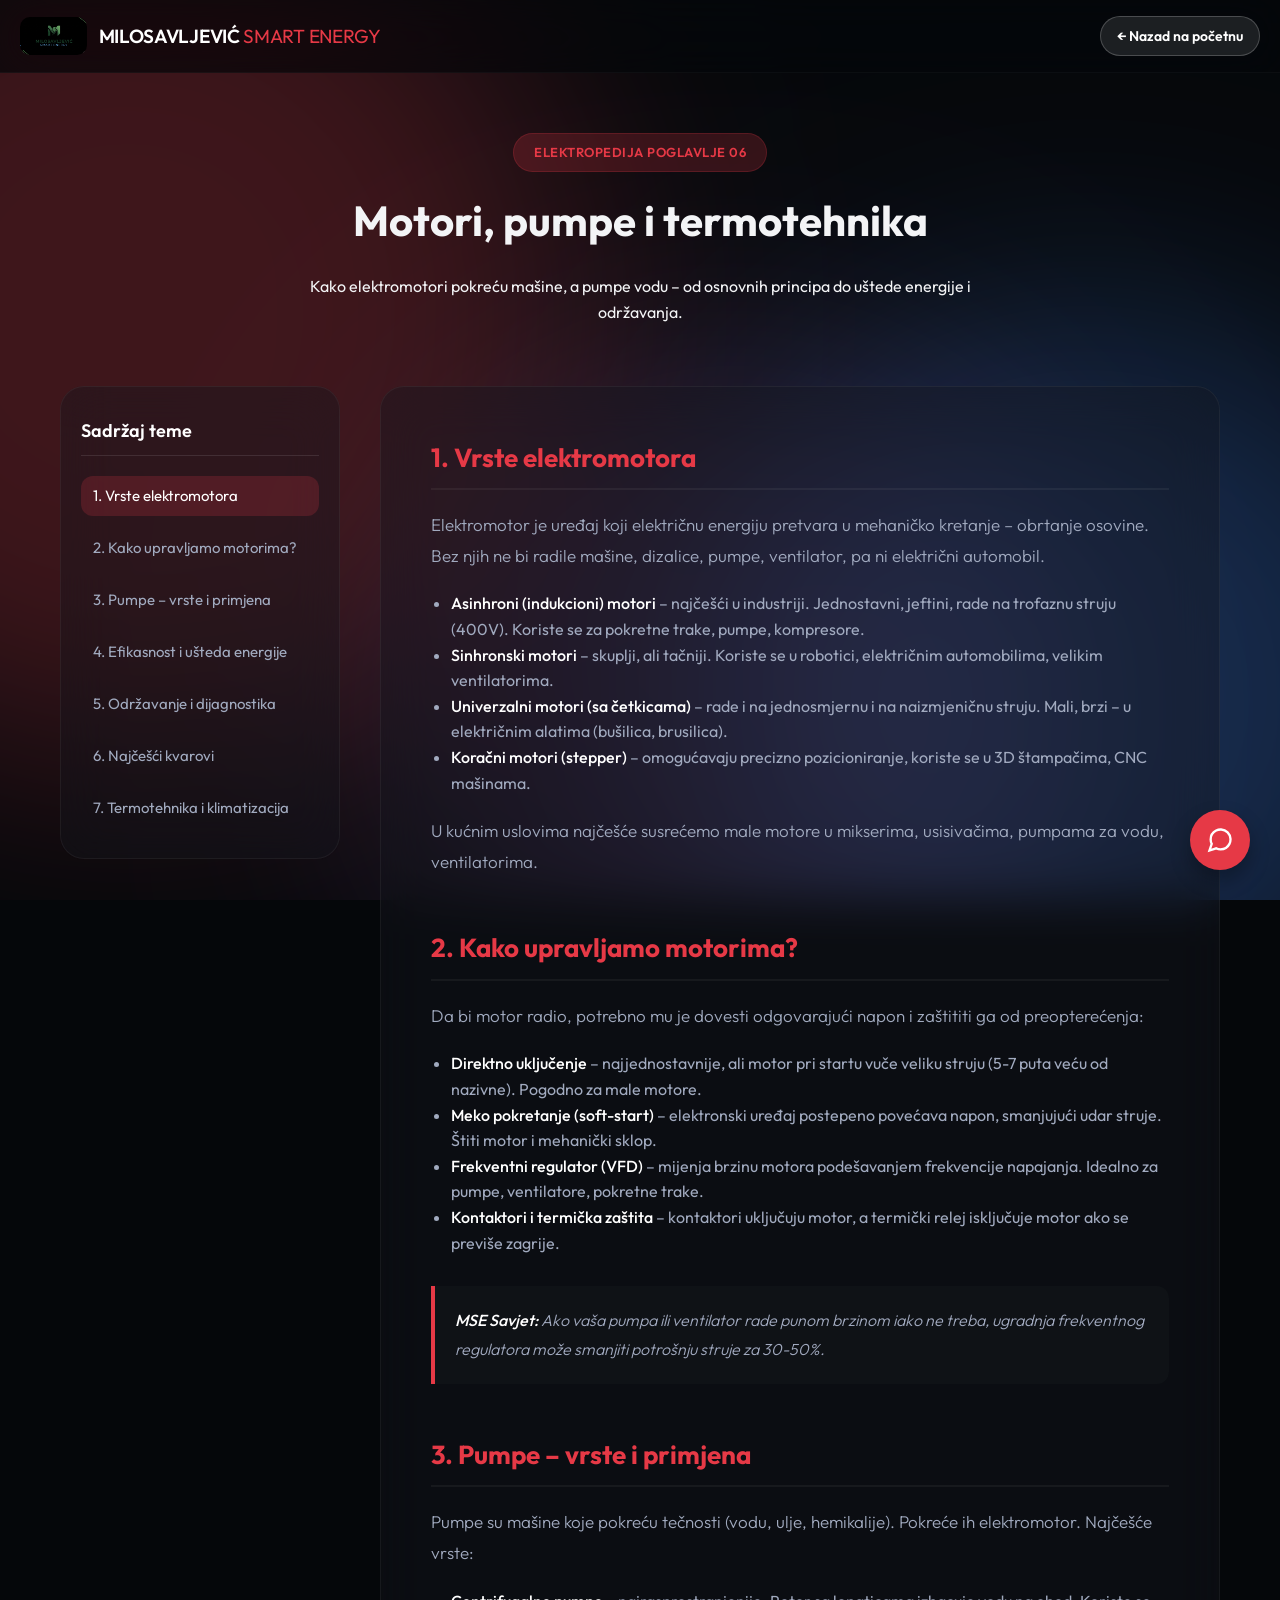
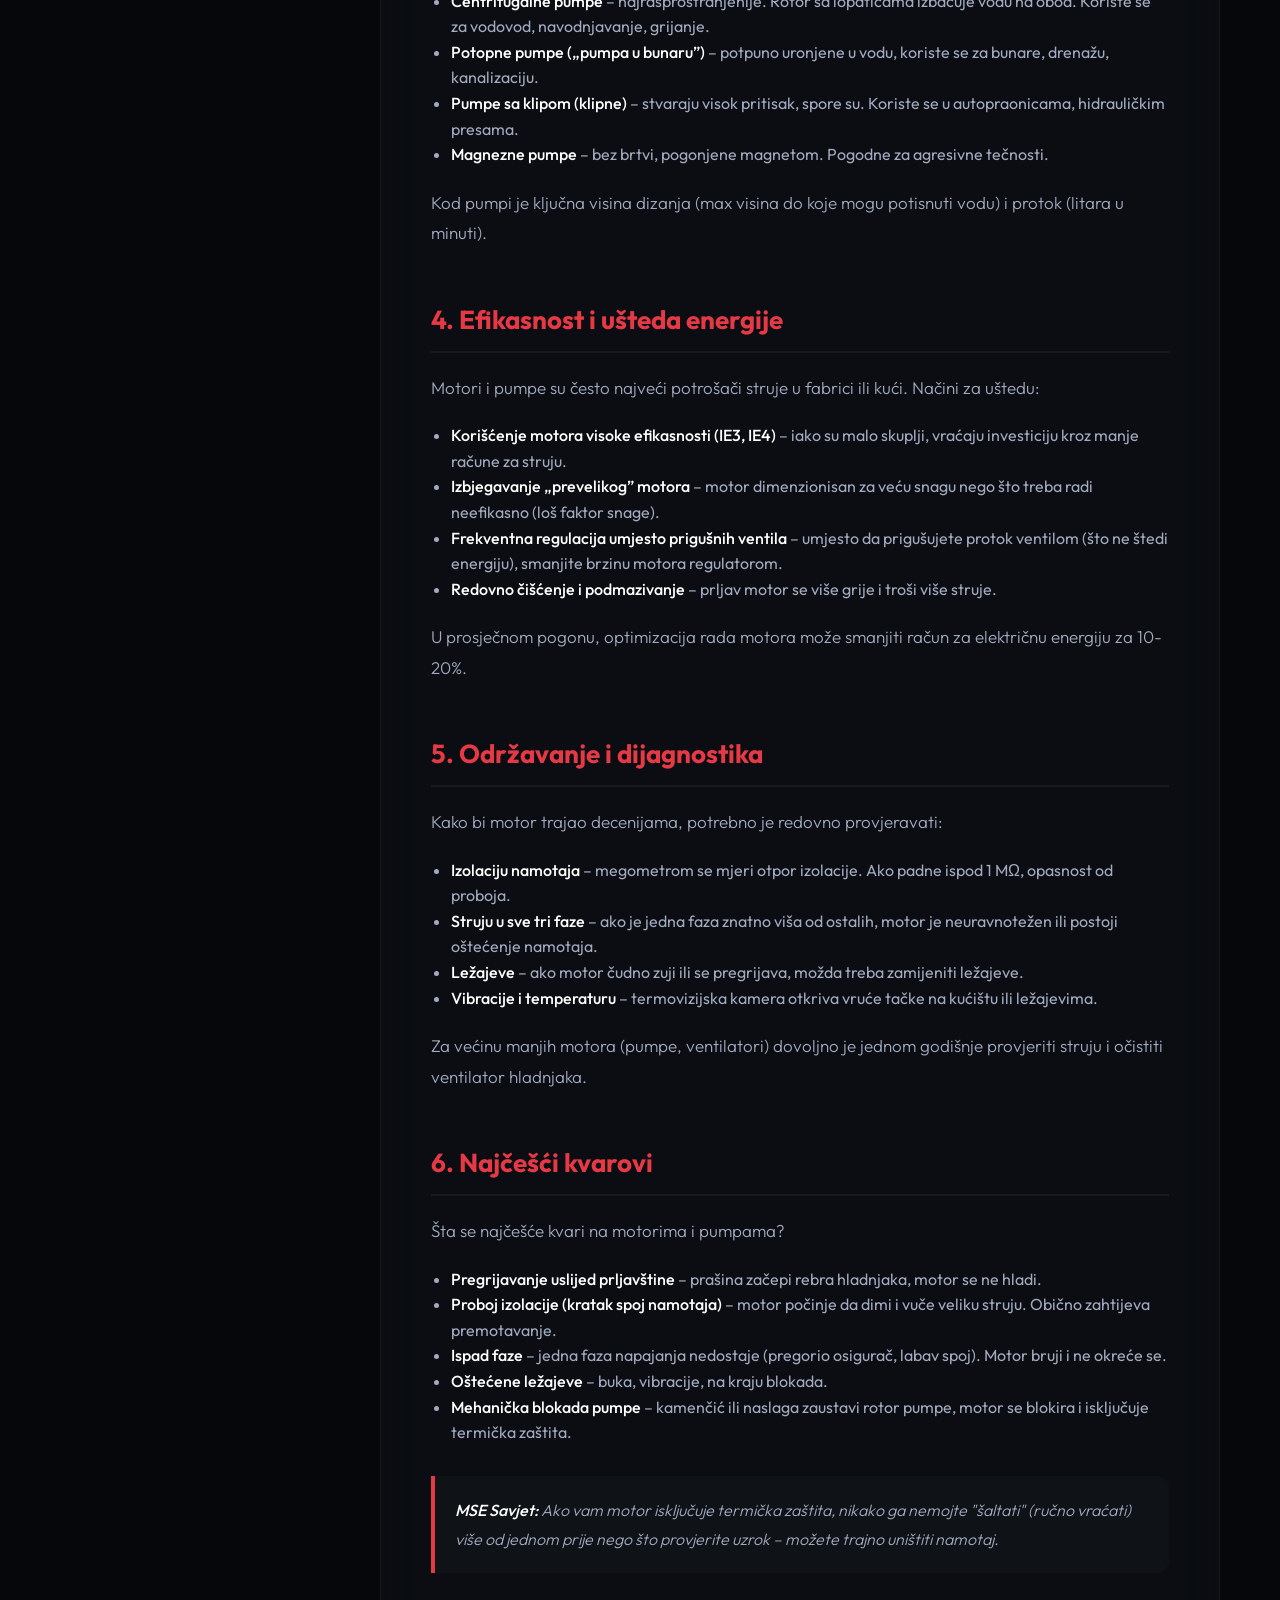
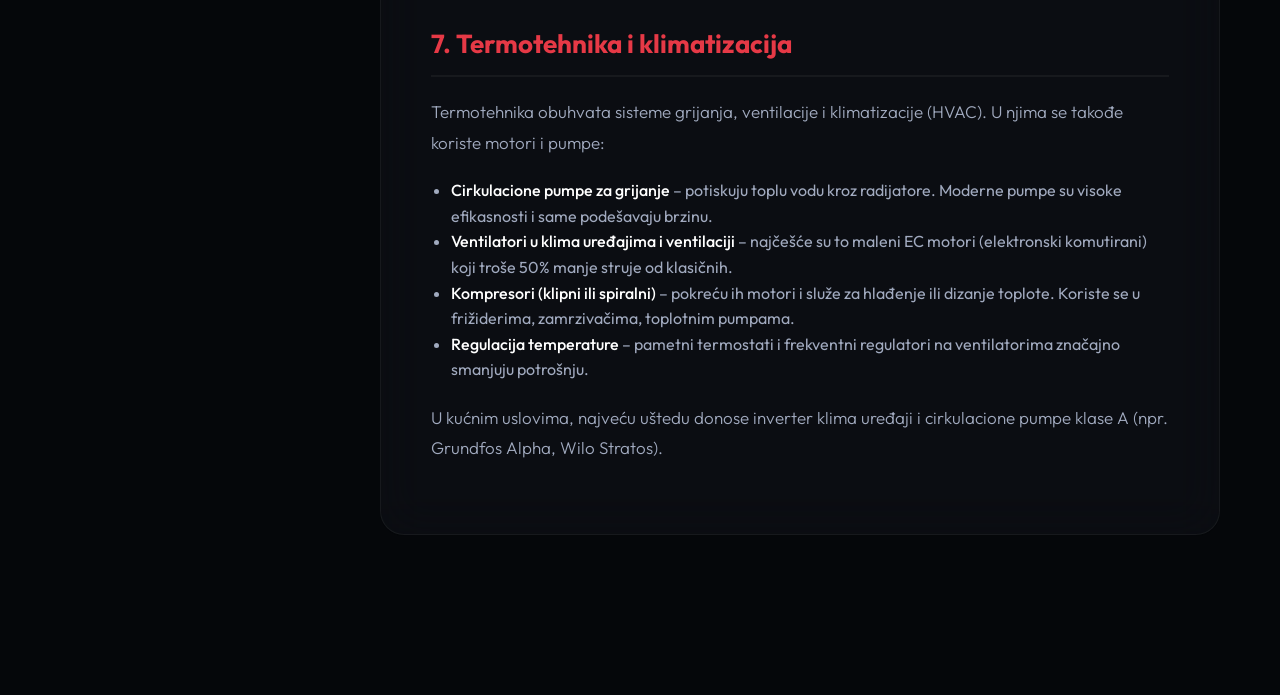
<file: motori-pumpe.html>
<!DOCTYPE html>
<html lang="sr">
<head>
    <meta charset="UTF-8">
    <meta name="viewport" content="width=device-width, initial-scale=1.0, maximum-scale=1.0, user-scalable=yes">
    <title>Motori i pumpe | MSE Elektropedija</title>
    
    <link rel="preconnect" href="https://fonts.googleapis.com">
    <link rel="preconnect" href="https://fonts.gstatic.com" crossorigin>
    <link href="https://fonts.googleapis.com/css2?family=Outfit:wght@300;400;500;600;700&display=swap" rel="stylesheet">
    
    <style>
        * { box-sizing: border-box; margin: 0; padding: 0; }
        html { scroll-behavior: smooth; }
        body {
            background-color: #05070a; color: #f3f4f6;
            font-family: 'Outfit', sans-serif; line-height: 1.6;
            overflow-x: hidden; padding-bottom: 120px;
        }
        body.tema-crvena {
            --glavna-boja-teme: #e63946;
            --glavna-boja-teme-rgba: rgba(230, 57, 70, 0.2);
        }
        .abstract-bg { position: fixed; top: 0; left: 0; width: 100vw; height: 100vh; z-index: -1; background: #05070a; overflow: hidden; }
        .glow-orb { position: absolute; border-radius: 50%; filter: blur(120px); opacity: 0.25; mix-blend-mode: screen; animation: float 20s infinite ease-in-out alternate; }
        .orb-1 { width: 70vw; height: 70vw; background: var(--glavna-boja-teme); top: -15%; left: -25%; }
        .orb-2 { width: 60vw; height: 60vw; background: #3a86ff; bottom: -20%; right: -15%; animation-delay: -5s; }
        .orb-3 { width: 55vw; height: 55vw; background: #9b59b6; top: 40%; left: 30%; animation-delay: -10s; opacity: 0.2; }
        @keyframes float { 0% { transform: translate(0,0) scale(1); } 100% { transform: translate(8%,12%) scale(1.1); } }
        .header-main { background: rgba(5, 7, 10, 0.75); backdrop-filter: blur(24px) saturate(180%); padding: 16px 20px; position: sticky; top: 0; z-index: 1000; border-bottom: 1px solid rgba(255, 255, 255, 0.03); }
        .header-grid { max-width: 1400px; margin: 0 auto; display: flex; justify-content: space-between; align-items: center; }
        .header-logo-group { display: flex; align-items: center; gap: 12px; text-decoration: none; transition: opacity 0.3s ease; }
        .header-logo-group:hover { opacity: 0.8; }
        .header-logo-img { height: 38px; border-radius: 10px; }
        .header-brand-name { font-size: 19px; color: #fff; font-weight: 600; letter-spacing: -0.3px; }
        .header-brand-name span { color: var(--glavna-boja-teme); font-weight: 400; }
        .btn-nazad { font-size: 14px; font-weight: 600; color: #fff; background: rgba(255,255,255,0.1); padding: 8px 16px; border-radius: 20px; text-decoration: none; transition: all 0.3s ease; border: 1px solid rgba(255,255,255,0.2); }
        .btn-nazad:hover { background: rgba(255,255,255,0.2); transform: translateX(-3px); }
        .edu-hero { text-align: center; padding: 60px 20px 20px; }
        .edu-badge { background: var(--glavna-boja-teme-rgba); color: var(--glavna-boja-teme); padding: 8px 20px; border-radius: 50px; font-size: 13px; font-weight: 600; letter-spacing: 0.5px; border: 1px solid var(--glavna-boja-teme-rgba); display: inline-block; margin-bottom: 15px; text-transform: uppercase;}
        .edu-container { max-width: 1200px; margin: 40px auto; padding: 0 20px; display: flex; gap: 40px; align-items: flex-start; }
        .edu-sidebar { flex: 0 0 280px; position: sticky; top: 100px; background: rgba(20, 24, 32, 0.4); backdrop-filter: blur(24px); border: 1px solid rgba(255,255,255,0.05); border-radius: 24px; padding: 30px 20px; }
        .edu-sidebar h4 { color: #fff; font-size: 18px; margin-bottom: 20px; font-weight: 600; padding-bottom: 10px; border-bottom: 1px solid rgba(255,255,255,0.1); }
        .edu-sidebar ul { list-style: none; display: flex; flex-direction: column; gap: 12px; }
        .edu-sidebar a { color: #a1aabf; text-decoration: none; font-size: 15px; transition: all 0.3s ease; display: block; padding: 8px 12px; border-radius: 12px; }
        .edu-sidebar a:hover, .edu-sidebar a.active { background: var(--glavna-boja-teme-rgba); color: #fff; }
        .edu-content { flex: 1; background: rgba(20, 24, 32, 0.4); backdrop-filter: blur(24px); border: 1px solid rgba(255,255,255,0.05); border-radius: 24px; padding: 50px; }
        .edu-content h1 { font-size: 36px; color: #fff; margin-bottom: 20px; font-weight: 700; letter-spacing: -1px; }
        .edu-content h2 { font-size: 26px; color: var(--glavna-boja-teme); margin: 50px 0 20px; padding-bottom: 10px; border-bottom: 2px solid rgba(255,255,255,0.05); scroll-margin-top: 100px; }
        .edu-content p { color: #a1aabf; font-size: 17px; margin-bottom: 20px; line-height: 1.8; font-weight: 300; }
        .edu-content strong { color: #fff; font-weight: 500; }
        .info-box { background: rgba(255,255,255,0.02); border-left: 4px solid var(--glavna-boja-teme); padding: 20px; border-radius: 0 12px 12px 0; margin: 30px 0; }
        .info-box p { margin: 0; font-size: 16px; font-style: italic; }
        @media (max-width: 900px) {
            .edu-container { flex-direction: column; }
            .edu-sidebar { position: relative; top: 0; width: 100%; flex: auto; }
            .edu-content { padding: 30px; }
        }
        #mse-ai-widget { position: fixed; bottom: 30px; right: 30px; width: 360px; height: 550px; background: rgba(13, 17, 23, 0.95); backdrop-filter: blur(20px); border: 1px solid var(--glavna-boja-teme); border-radius: 24px; box-shadow: 0 20px 50px rgba(0,0,0,0.5); z-index: 99999; display: flex; flex-direction: column; transition: transform 0.4s ease, opacity 0.4s; }
        .ai-hidden { transform: translateY(120%); opacity: 0; pointer-events: none; }
        .ai-header { background: rgba(5, 7, 10, 0.9); padding: 16px 20px; border-bottom: 1px solid rgba(255,255,255,0.05); display: flex; justify-content: space-between; align-items: center; }
        .ai-header-title { color: #fff; font-weight: 600; font-size: 15px; }
        .ai-close-btn { background: none; border: none; color: #a1aabf; font-size: 24px; cursor: pointer; }
        .ai-messages { flex: 1; padding: 20px; overflow-y: auto; display: flex; flex-direction: column; gap: 12px; }
        .ai-msg { max-width: 85%; padding: 12px 16px; border-radius: 16px; font-size: 14px; background: rgba(255,255,255,0.05); color: #e5e7eb; align-self: flex-start; border-bottom-left-radius: 4px; }
        .ai-btn-float { position: fixed; bottom: 30px; right: 30px; width: 60px; height: 60px; border-radius: 50%; background: var(--glavna-boja-teme); display: flex; align-items: center; justify-content: center; cursor: pointer; box-shadow: 0 10px 20px rgba(0,0,0,0.3); z-index: 99998; border: none; color: white; }
    </style>
</head>
<body class="tema-crvena">

    <div class="abstract-bg"><div class="glow-orb orb-1"></div><div class="glow-orb orb-2"></div><div class="glow-orb orb-3"></div></div>

    <header class="header-main">
        <div class="header-grid">
            <a href="index.html" class="header-logo-group">
                <img src="logo.jpg" alt="Logo" class="header-logo-img" onerror="this.style.display='none';">
                <h2 class="header-brand-name">MILOSAVLJEVIĆ <span>SMART ENERGY</span></h2>
            </a>
            <a href="index.html" class="btn-nazad">← Nazad na početnu</a>
        </div>
    </header>

    <div class="edu-hero">
        <span class="edu-badge">Elektropedija Poglavlje 06</span>
        <h1 style="font-size: 42px;">Motori, pumpe i termotehnika</h1>
        <p style="max-width: 700px; margin: 20px auto 0;">Kako elektromotori pokreću mašine, a pumpe vodu – od osnovnih principa do uštede energije i održavanja.</p>
    </div>

    <div class="edu-container">
        <aside class="edu-sidebar">
            <h4>Sadržaj teme</h4>
            <ul>
                <li><a href="#vrste-motora">1. Vrste elektromotora</a></li>
                <li><a href="#upravljanje">2. Kako upravljamo motorima?</a></li>
                <li><a href="#pumpe">3. Pumpe – vrste i primjena</a></li>
                <li><a href="#efikasnost">4. Efikasnost i ušteda energije</a></li>
                <li><a href="#odrzavanje">5. Održavanje i dijagnostika</a></li>
                <li><a href="#kvarovi">6. Najčešći kvarovi</a></li>
                <li><a href="#termotehnika">7. Termotehnika i klimatizacija</a></li>
            </ul>
        </aside>

        <main class="edu-content">
            <h2 id="vrste-motora" style="margin-top: 0;">1. Vrste elektromotora</h2>
            <p>Elektromotor je uređaj koji električnu energiju pretvara u mehaničko kretanje – obrtanje osovine. Bez njih ne bi radile mašine, dizalice, pumpe, ventilator, pa ni električni automobil.</p>
            <ul style="color: #a1aabf; margin-bottom: 20px; padding-left: 20px;">
                <li><strong>Asinhroni (indukcioni) motori</strong> – najčešći u industriji. Jednostavni, jeftini, rade na trofaznu struju (400V). Koriste se za pokretne trake, pumpe, kompresore.</li>
                <li><strong>Sinhronski motori</strong> – skuplji, ali tačniji. Koriste se u robotici, električnim automobilima, velikim ventilatorima.</li>
                <li><strong>Univerzalni motori (sa četkicama)</strong> – rade i na jednosmjernu i na naizmjeničnu struju. Mali, brzi – u električnim alatima (bušilica, brusilica).</li>
                <li><strong>Koračni motori (stepper)</strong> – omogućavaju precizno pozicioniranje, koriste se u 3D štampačima, CNC mašinama.</li>
            </ul>
            <p>U kućnim uslovima najčešće susrećemo male motore u mikserima, usisivačima, pumpama za vodu, ventilatorima.</p>

            <h2 id="upravljanje">2. Kako upravljamo motorima?</h2>
            <p>Da bi motor radio, potrebno mu je dovesti odgovarajući napon i zaštititi ga od preopterećenja:</p>
            <ul style="color: #a1aabf; margin-bottom: 20px; padding-left: 20px;">
                <li><strong>Direktno uključenje</strong> – najjednostavnije, ali motor pri startu vuče veliku struju (5-7 puta veću od nazivne). Pogodno za male motore.</li>
                <li><strong>Meko pokretanje (soft-start)</strong> – elektronski uređaj postepeno povećava napon, smanjujući udar struje. Štiti motor i mehanički sklop.</li>
                <li><strong>Frekventni regulator (VFD)</strong> – mijenja brzinu motora podešavanjem frekvencije napajanja. Idealno za pumpe, ventilatore, pokretne trake.</li>
                <li><strong>Kontaktori i termička zaštita</strong> – kontaktori uključuju motor, a termički relej isključuje motor ako se previše zagrije.</li>
            </ul>
            <div class="info-box">
                <p><strong>MSE Savjet:</strong> Ako vaša pumpa ili ventilator rade punom brzinom iako ne treba, ugradnja frekventnog regulatora može smanjiti potrošnju struje za 30-50%.</p>
            </div>

            <h2 id="pumpe">3. Pumpe – vrste i primjena</h2>
            <p>Pumpe su mašine koje pokreću tečnosti (vodu, ulje, hemikalije). Pokreće ih elektromotor. Najčešće vrste:</p>
            <ul style="color: #a1aabf; margin-bottom: 20px; padding-left: 20px;">
                <li><strong>Centrifugalne pumpe</strong> – najrasprostranjenije. Rotor sa lopaticama izbacuje vodu na obod. Koriste se za vodovod, navodnjavanje, grijanje.</li>
                <li><strong>Potopne pumpe („pumpa u bunaru”)</strong> – potpuno uronjene u vodu, koriste se za bunare, drenažu, kanalizaciju.</li>
                <li><strong>Pumpe sa klipom (klipne)</strong> – stvaraju visok pritisak, spore su. Koriste se u autopraonicama, hidrauličkim presama.</li>
                <li><strong>Magnezne pumpe</strong> – bez brtvi, pogonjene magnetom. Pogodne za agresivne tečnosti.</li>
            </ul>
            <p>Kod pumpi je ključna visina dizanja (max visina do koje mogu potisnuti vodu) i protok (litara u minuti).</p>

            <h2 id="efikasnost">4. Efikasnost i ušteda energije</h2>
            <p>Motori i pumpe su često najveći potrošači struje u fabrici ili kući. Načini za uštedu:</p>
            <ul style="color: #a1aabf; margin-bottom: 20px; padding-left: 20px;">
                <li><strong>Korišćenje motora visoke efikasnosti (IE3, IE4)</strong> – iako su malo skuplji, vraćaju investiciju kroz manje račune za struju.</li>
                <li><strong>Izbjegavanje „prevelikog” motora</strong> – motor dimenzionisan za veću snagu nego što treba radi neefikasno (loš faktor snage).</li>
                <li><strong>Frekventna regulacija umjesto prigušnih ventila</strong> – umjesto da prigušujete protok ventilom (što ne štedi energiju), smanjite brzinu motora regulatorom.</li>
                <li><strong>Redovno čišćenje i podmazivanje</strong> – prljav motor se više grije i troši više struje.</li>
            </ul>
            <p>U prosječnom pogonu, optimizacija rada motora može smanjiti račun za električnu energiju za 10-20%.</p>

            <h2 id="odrzavanje">5. Održavanje i dijagnostika</h2>
            <p>Kako bi motor trajao decenijama, potrebno je redovno provjeravati:</p>
            <ul style="color: #a1aabf; margin-bottom: 20px; padding-left: 20px;">
                <li><strong>Izolaciju namotaja</strong> – megometrom se mjeri otpor izolacije. Ako padne ispod 1 MΩ, opasnost od proboja.</li>
                <li><strong>Struju u sve tri faze</strong> – ako je jedna faza znatno viša od ostalih, motor je neuravnotežen ili postoji oštećenje namotaja.</li>
                <li><strong>Ležajeve</strong> – ako motor čudno zuji ili se pregrijava, možda treba zamijeniti ležajeve.</li>
                <li><strong>Vibracije i temperaturu</strong> – termovizijska kamera otkriva vruće tačke na kućištu ili ležajevima.</li>
            </ul>
            <p>Za većinu manjih motora (pumpe, ventilatori) dovoljno je jednom godišnje provjeriti struju i očistiti ventilator hladnjaka.</p>

            <h2 id="kvarovi">6. Najčešći kvarovi</h2>
            <p>Šta se najčešće kvari na motorima i pumpama?</p>
            <ul style="color: #a1aabf; margin-bottom: 20px; padding-left: 20px;">
                <li><strong>Pregrijavanje uslijed prljavštine</strong> – prašina začepi rebra hladnjaka, motor se ne hladi.</li>
                <li><strong>Proboj izolacije (kratak spoj namotaja)</strong> – motor počinje da dimi i vuče veliku struju. Obično zahtijeva premotavanje.</li>
                <li><strong>Ispad faze</strong> – jedna faza napajanja nedostaje (pregorio osigurač, labav spoj). Motor bruji i ne okreće se.</li>
                <li><strong>Oštećene ležajeve</strong> – buka, vibracije, na kraju blokada.</li>
                <li><strong>Mehanička blokada pumpe</strong> – kamenčić ili naslaga zaustavi rotor pumpe, motor se blokira i isključuje termička zaštita.</li>
            </ul>
            <div class="info-box">
                <p><strong>MSE Savjet:</strong> Ako vam motor isključuje termička zaštita, nikako ga nemojte "šaltati" (ručno vraćati) više od jednom prije nego što provjerite uzrok – možete trajno uništiti namotaj.</p>
            </div>

            <h2 id="termotehnika">7. Termotehnika i klimatizacija</h2>
            <p>Termotehnika obuhvata sisteme grijanja, ventilacije i klimatizacije (HVAC). U njima se takođe koriste motori i pumpe:</p>
            <ul style="color: #a1aabf; margin-bottom: 20px; padding-left: 20px;">
                <li><strong>Cirkulacione pumpe za grijanje</strong> – potiskuju toplu vodu kroz radijatore. Moderne pumpe su visoke efikasnosti i same podešavaju brzinu.</li>
                <li><strong>Ventilatori u klima uređajima i ventilaciji</strong> – najčešće su to maleni EC motori (elektronski komutirani) koji troše 50% manje struje od klasičnih.</li>
                <li><strong>Kompresori (klipni ili spiralni)</strong> – pokreću ih motori i služe za hlađenje ili dizanje toplote. Koriste se u frižiderima, zamrzivačima, toplotnim pumpama.</li>
                <li><strong>Regulacija temperature</strong> – pametni termostati i frekventni regulatori na ventilatorima značajno smanjuju potrošnju.</li>
            </ul>
            <p>U kućnim uslovima, najveću uštedu donose inverter klima uređaji i cirkulacione pumpe klase A (npr. Grundfos Alpha, Wilo Stratos).</p>
        </main>
    </div>

    <button class="ai-btn-float" onclick="toggleAI()">
        <svg viewBox="0 0 24 24" width="28" height="28" fill="none" stroke="currentColor" stroke-width="2"><path d="M21 11.5a8.38 8.38 0 0 1-.9 3.8 8.5 8.5 0 0 1-7.6 4.7 8.38 8.38 0 0 1-3.8-.9L3 21l1.9-5.7a8.38 8.38 0 0 1-.9-3.8 8.5 8.5 0 0 1 4.7-7.6 8.38 8.38 0 0 1 3.8-.9h.5a8.48 8.48 0 0 1 8 8v.5z"></path></svg>
    </button>

    <div id="mse-ai-widget" class="ai-hidden">
        <div class="ai-header">
            <span class="ai-header-title">MSE AI Inženjer (Motori & Pumpe)</span>
            <button class="ai-close-btn" onclick="toggleAI()">&times;</button>
        </div>
        <div class="ai-messages" id="ai-messages">
            <div class="ai-msg">Pitanja o elektromotorima, pumpama, uštedi ili kvarovima? Slobodno pitajte.</div>
        </div>
    </div>

    <script>
        function toggleAI() {
            document.getElementById('mse-ai-widget').classList.toggle('ai-hidden');
        }
        const sections = document.querySelectorAll("main h2");
        const navLinks = document.querySelectorAll(".edu-sidebar ul li a");
        window.addEventListener("scroll", () => {
            let current = "";
            sections.forEach((section) => {
                const sectionTop = section.offsetTop;
                if (pageYOffset >= sectionTop - 150) current = section.getAttribute("id");
            });
            navLinks.forEach((link) => {
                link.classList.remove("active");
                if (link.getAttribute("href") === "#" + current) link.classList.add("active");
            });
        });
    </script>
</body>
</html>
</file>
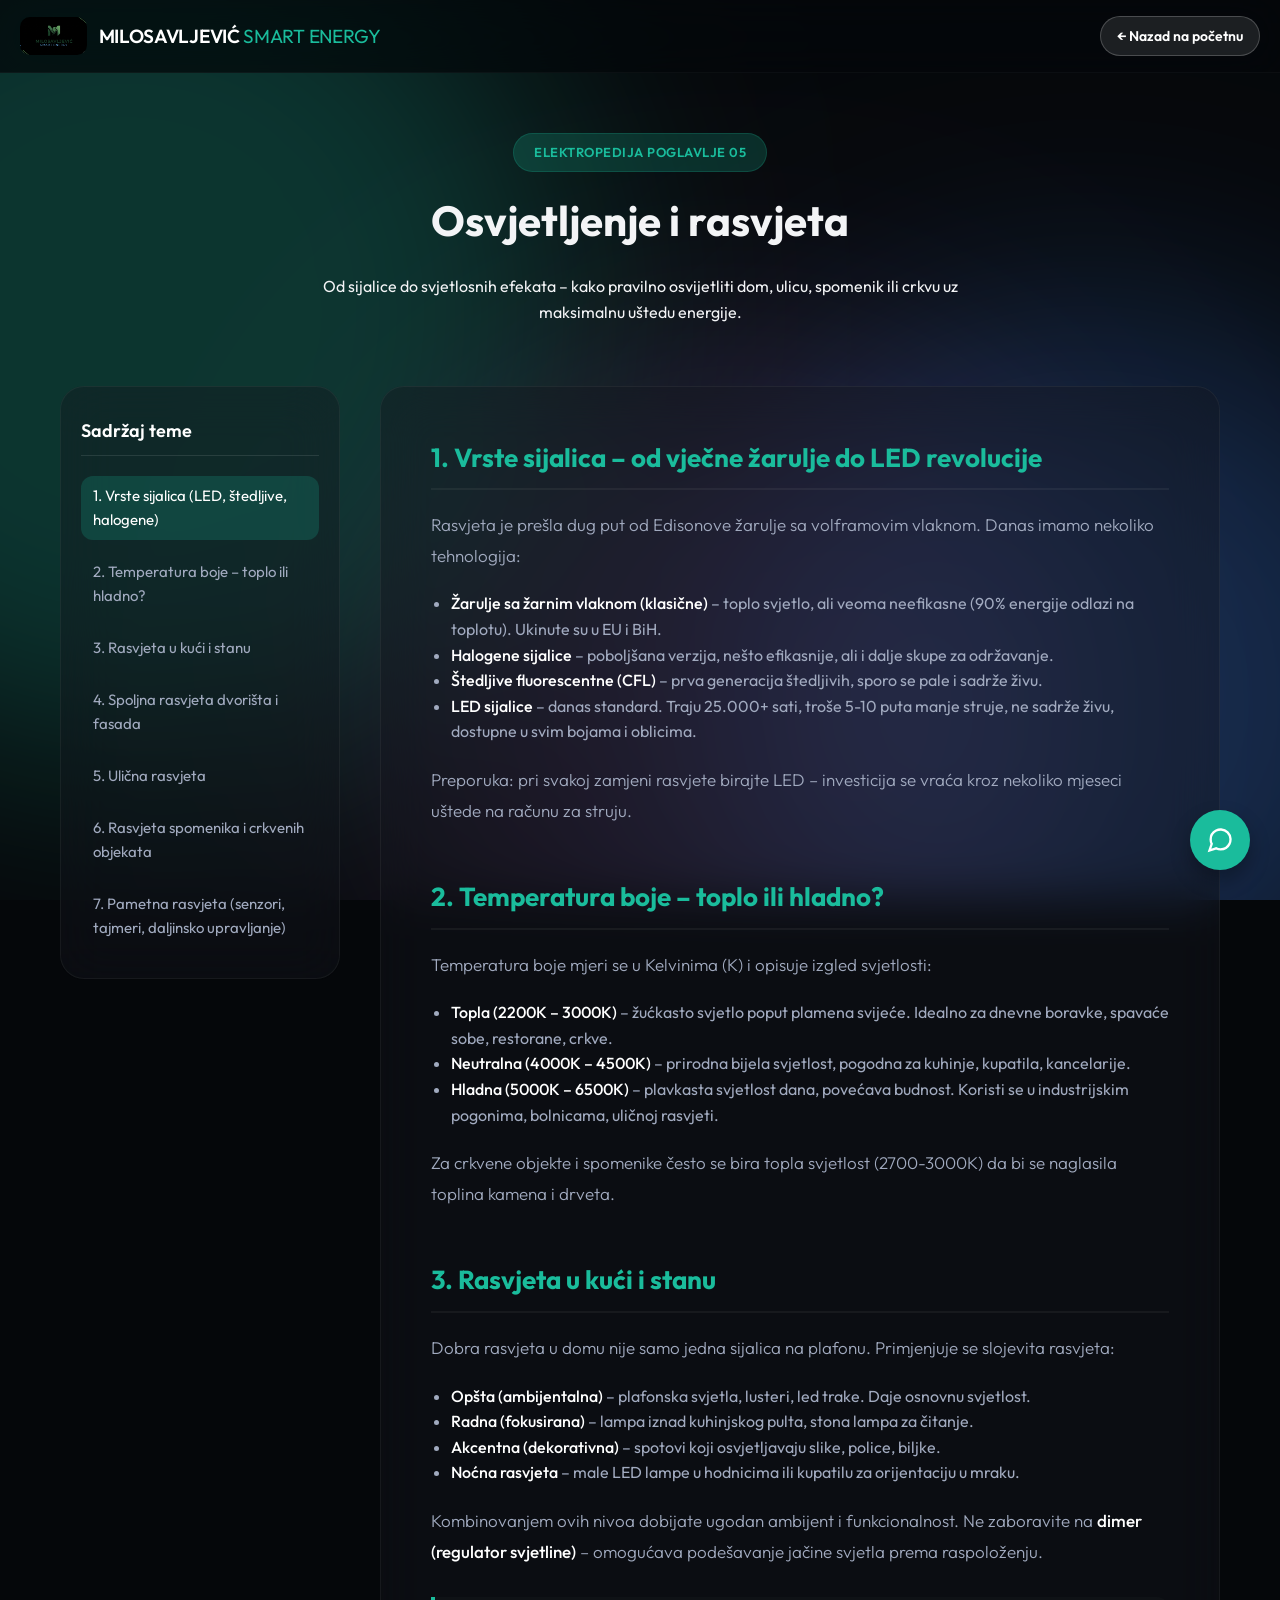
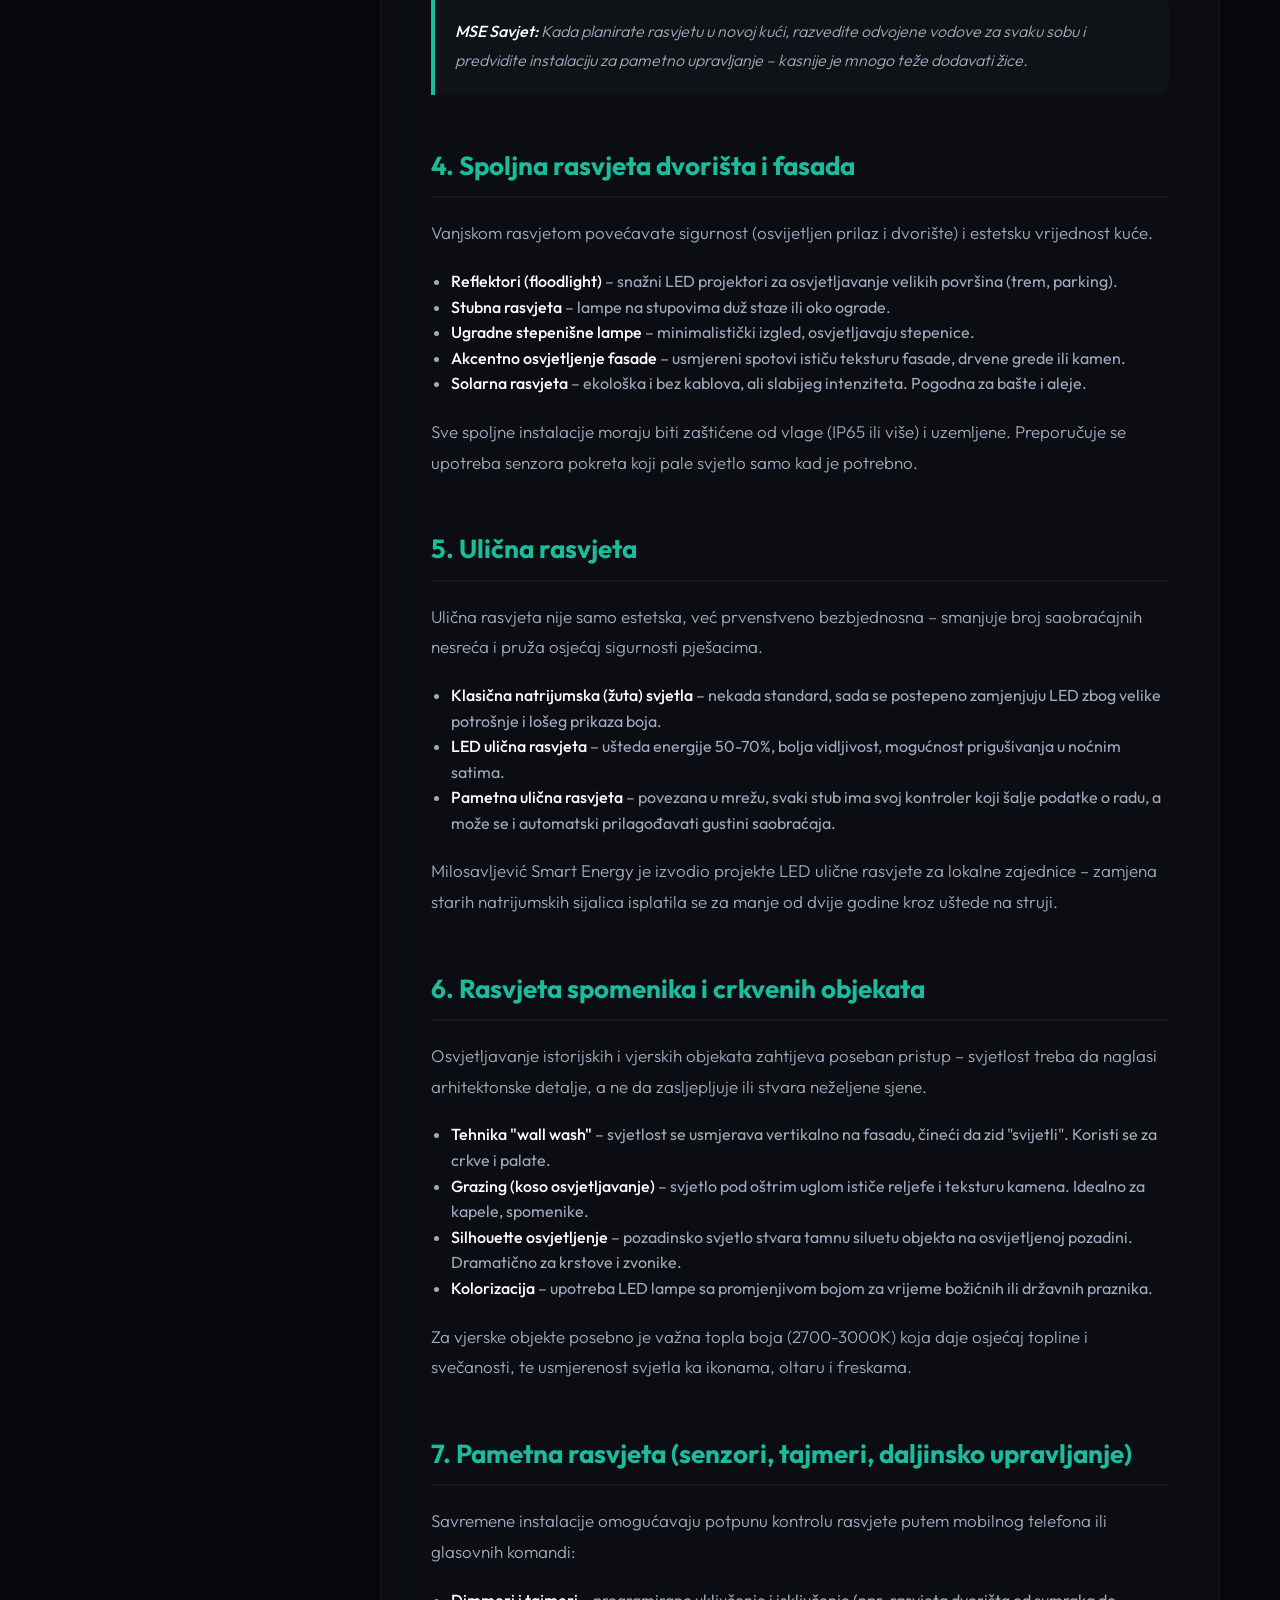
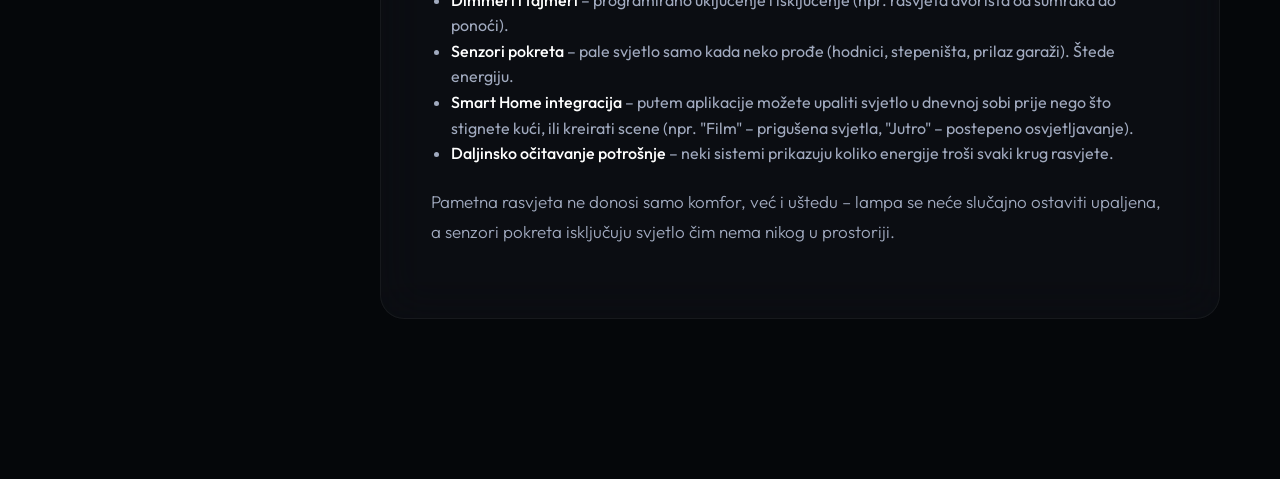
<file: rasvjeta.html>
<!DOCTYPE html>
<html lang="sr">
<head>
    <meta charset="UTF-8">
    <meta name="viewport" content="width=device-width, initial-scale=1.0, maximum-scale=1.0, user-scalable=yes">
    <title>Rasvjeta | MSE Elektropedija</title>
    
    <link rel="preconnect" href="https://fonts.googleapis.com">
    <link rel="preconnect" href="https://fonts.gstatic.com" crossorigin>
    <link href="https://fonts.googleapis.com/css2?family=Outfit:wght@300;400;500;600;700&display=swap" rel="stylesheet">
    
    <style>
        * { box-sizing: border-box; margin: 0; padding: 0; }
        html { scroll-behavior: smooth; }
        body {
            background-color: #05070a; color: #f3f4f6;
            font-family: 'Outfit', sans-serif; line-height: 1.6;
            overflow-x: hidden; padding-bottom: 120px;
        }
        body.tema-teal {
            --glavna-boja-teme: #1abc9c;
            --glavna-boja-teme-rgba: rgba(26, 188, 156, 0.2);
        }
        .abstract-bg { position: fixed; top: 0; left: 0; width: 100vw; height: 100vh; z-index: -1; background: #05070a; overflow: hidden; }
        .glow-orb { position: absolute; border-radius: 50%; filter: blur(120px); opacity: 0.25; mix-blend-mode: screen; animation: float 20s infinite ease-in-out alternate; }
        .orb-1 { width: 70vw; height: 70vw; background: var(--glavna-boja-teme); top: -15%; left: -25%; }
        .orb-2 { width: 60vw; height: 60vw; background: #3a86ff; bottom: -20%; right: -15%; animation-delay: -5s; }
        .orb-3 { width: 55vw; height: 55vw; background: #9b59b6; top: 40%; left: 30%; animation-delay: -10s; opacity: 0.2; }
        @keyframes float { 0% { transform: translate(0,0) scale(1); } 100% { transform: translate(8%,12%) scale(1.1); } }
        .header-main { background: rgba(5, 7, 10, 0.75); backdrop-filter: blur(24px) saturate(180%); padding: 16px 20px; position: sticky; top: 0; z-index: 1000; border-bottom: 1px solid rgba(255, 255, 255, 0.03); }
        .header-grid { max-width: 1400px; margin: 0 auto; display: flex; justify-content: space-between; align-items: center; }
        .header-logo-group { display: flex; align-items: center; gap: 12px; text-decoration: none; transition: opacity 0.3s ease; }
        .header-logo-group:hover { opacity: 0.8; }
        .header-logo-img { height: 38px; border-radius: 10px; }
        .header-brand-name { font-size: 19px; color: #fff; font-weight: 600; letter-spacing: -0.3px; }
        .header-brand-name span { color: var(--glavna-boja-teme); font-weight: 400; }
        .btn-nazad { font-size: 14px; font-weight: 600; color: #fff; background: rgba(255,255,255,0.1); padding: 8px 16px; border-radius: 20px; text-decoration: none; transition: all 0.3s ease; border: 1px solid rgba(255,255,255,0.2); }
        .btn-nazad:hover { background: rgba(255,255,255,0.2); transform: translateX(-3px); }
        .edu-hero { text-align: center; padding: 60px 20px 20px; }
        .edu-badge { background: var(--glavna-boja-teme-rgba); color: var(--glavna-boja-teme); padding: 8px 20px; border-radius: 50px; font-size: 13px; font-weight: 600; letter-spacing: 0.5px; border: 1px solid var(--glavna-boja-teme-rgba); display: inline-block; margin-bottom: 15px; text-transform: uppercase;}
        .edu-container { max-width: 1200px; margin: 40px auto; padding: 0 20px; display: flex; gap: 40px; align-items: flex-start; }
        .edu-sidebar { flex: 0 0 280px; position: sticky; top: 100px; background: rgba(20, 24, 32, 0.4); backdrop-filter: blur(24px); border: 1px solid rgba(255,255,255,0.05); border-radius: 24px; padding: 30px 20px; }
        .edu-sidebar h4 { color: #fff; font-size: 18px; margin-bottom: 20px; font-weight: 600; padding-bottom: 10px; border-bottom: 1px solid rgba(255,255,255,0.1); }
        .edu-sidebar ul { list-style: none; display: flex; flex-direction: column; gap: 12px; }
        .edu-sidebar a { color: #a1aabf; text-decoration: none; font-size: 15px; transition: all 0.3s ease; display: block; padding: 8px 12px; border-radius: 12px; }
        .edu-sidebar a:hover, .edu-sidebar a.active { background: var(--glavna-boja-teme-rgba); color: #fff; }
        .edu-content { flex: 1; background: rgba(20, 24, 32, 0.4); backdrop-filter: blur(24px); border: 1px solid rgba(255,255,255,0.05); border-radius: 24px; padding: 50px; }
        .edu-content h1 { font-size: 36px; color: #fff; margin-bottom: 20px; font-weight: 700; letter-spacing: -1px; }
        .edu-content h2 { font-size: 26px; color: var(--glavna-boja-teme); margin: 50px 0 20px; padding-bottom: 10px; border-bottom: 2px solid rgba(255,255,255,0.05); scroll-margin-top: 100px; }
        .edu-content p { color: #a1aabf; font-size: 17px; margin-bottom: 20px; line-height: 1.8; font-weight: 300; }
        .edu-content strong { color: #fff; font-weight: 500; }
        .info-box { background: rgba(255,255,255,0.02); border-left: 4px solid var(--glavna-boja-teme); padding: 20px; border-radius: 0 12px 12px 0; margin: 30px 0; }
        .info-box p { margin: 0; font-size: 16px; font-style: italic; }
        @media (max-width: 900px) {
            .edu-container { flex-direction: column; }
            .edu-sidebar { position: relative; top: 0; width: 100%; flex: auto; }
            .edu-content { padding: 30px; }
        }
        #mse-ai-widget { position: fixed; bottom: 30px; right: 30px; width: 360px; height: 550px; background: rgba(13, 17, 23, 0.95); backdrop-filter: blur(20px); border: 1px solid var(--glavna-boja-teme); border-radius: 24px; box-shadow: 0 20px 50px rgba(0,0,0,0.5); z-index: 99999; display: flex; flex-direction: column; transition: transform 0.4s ease, opacity 0.4s; }
        .ai-hidden { transform: translateY(120%); opacity: 0; pointer-events: none; }
        .ai-header { background: rgba(5, 7, 10, 0.9); padding: 16px 20px; border-bottom: 1px solid rgba(255,255,255,0.05); display: flex; justify-content: space-between; align-items: center; }
        .ai-header-title { color: #fff; font-weight: 600; font-size: 15px; }
        .ai-close-btn { background: none; border: none; color: #a1aabf; font-size: 24px; cursor: pointer; }
        .ai-messages { flex: 1; padding: 20px; overflow-y: auto; display: flex; flex-direction: column; gap: 12px; }
        .ai-msg { max-width: 85%; padding: 12px 16px; border-radius: 16px; font-size: 14px; background: rgba(255,255,255,0.05); color: #e5e7eb; align-self: flex-start; border-bottom-left-radius: 4px; }
        .ai-btn-float { position: fixed; bottom: 30px; right: 30px; width: 60px; height: 60px; border-radius: 50%; background: var(--glavna-boja-teme); display: flex; align-items: center; justify-content: center; cursor: pointer; box-shadow: 0 10px 20px rgba(0,0,0,0.3); z-index: 99998; border: none; color: white; }
    </style>
</head>
<body class="tema-teal">

    <div class="abstract-bg"><div class="glow-orb orb-1"></div><div class="glow-orb orb-2"></div><div class="glow-orb orb-3"></div></div>

    <header class="header-main">
        <div class="header-grid">
            <a href="index.html" class="header-logo-group">
                <img src="logo.jpg" alt="Logo" class="header-logo-img" onerror="this.style.display='none';">
                <h2 class="header-brand-name">MILOSAVLJEVIĆ <span>SMART ENERGY</span></h2>
            </a>
            <a href="index.html" class="btn-nazad">← Nazad na početnu</a>
        </div>
    </header>

    <div class="edu-hero">
        <span class="edu-badge">Elektropedija Poglavlje 05</span>
        <h1 style="font-size: 42px;">Osvjetljenje i rasvjeta</h1>
        <p style="max-width: 700px; margin: 20px auto 0;">Od sijalice do svjetlosnih efekata – kako pravilno osvijetliti dom, ulicu, spomenik ili crkvu uz maksimalnu uštedu energije.</p>
    </div>

    <div class="edu-container">
        <aside class="edu-sidebar">
            <h4>Sadržaj teme</h4>
            <ul>
                <li><a href="#vrste-sijalica">1. Vrste sijalica (LED, štedljive, halogene)</a></li>
                <li><a href="#temperatura-boje">2. Temperatura boje – toplo ili hladno?</a></li>
                <li><a href="#kuca">3. Rasvjeta u kući i stanu</a></li>
                <li><a href="#spoljna">4. Spoljna rasvjeta dvorišta i fasada</a></li>
                <li><a href="#ulicna">5. Ulična rasvjeta</a></li>
                <li><a href="#spomenici">6. Rasvjeta spomenika i crkvenih objekata</a></li>
                <li><a href="#pametna">7. Pametna rasvjeta (senzori, tajmeri, daljinsko upravljanje)</a></li>
            </ul>
        </aside>

        <main class="edu-content">
            <h2 id="vrste-sijalica" style="margin-top: 0;">1. Vrste sijalica – od vječne žarulje do LED revolucije</h2>
            <p>Rasvjeta je prešla dug put od Edisonove žarulje sa volframovim vlaknom. Danas imamo nekoliko tehnologija:</p>
            <ul style="color: #a1aabf; margin-bottom: 20px; padding-left: 20px;">
                <li><strong>Žarulje sa žarnim vlaknom (klasične)</strong> – toplo svjetlo, ali veoma neefikasne (90% energije odlazi na toplotu). Ukinute su u EU i BiH.</li>
                <li><strong>Halogene sijalice</strong> – poboljšana verzija, nešto efikasnije, ali i dalje skupe za održavanje.</li>
                <li><strong>Štedljive fluorescentne (CFL)</strong> – prva generacija štedljivih, sporo se pale i sadrže živu.</li>
                <li><strong>LED sijalice</strong> – danas standard. Traju 25.000+ sati, troše 5-10 puta manje struje, ne sadrže živu, dostupne u svim bojama i oblicima.</li>
            </ul>
            <p>Preporuka: pri svakoj zamjeni rasvjete birajte LED – investicija se vraća kroz nekoliko mjeseci uštede na računu za struju.</p>

            <h2 id="temperatura-boje">2. Temperatura boje – toplo ili hladno?</h2>
            <p>Temperatura boje mjeri se u Kelvinima (K) i opisuje izgled svjetlosti:</p>
            <ul style="color: #a1aabf; margin-bottom: 20px; padding-left: 20px;">
                <li><strong>Topla (2200K – 3000K)</strong> – žućkasto svjetlo poput plamena svijeće. Idealno za dnevne boravke, spavaće sobe, restorane, crkve.</li>
                <li><strong>Neutralna (4000K – 4500K)</strong> – prirodna bijela svjetlost, pogodna za kuhinje, kupatila, kancelarije.</li>
                <li><strong>Hladna (5000K – 6500K)</strong> – plavkasta svjetlost dana, povećava budnost. Koristi se u industrijskim pogonima, bolnicama, uličnoj rasvjeti.</li>
            </ul>
            <p>Za crkvene objekte i spomenike često se bira topla svjetlost (2700-3000K) da bi se naglasila toplina kamena i drveta.</p>

            <h2 id="kuca">3. Rasvjeta u kući i stanu</h2>
            <p>Dobra rasvjeta u domu nije samo jedna sijalica na plafonu. Primjenjuje se slojevita rasvjeta:</p>
            <ul style="color: #a1aabf; margin-bottom: 20px; padding-left: 20px;">
                <li><strong>Opšta (ambijentalna)</strong> – plafonska svjetla, lusteri, led trake. Daje osnovnu svjetlost.</li>
                <li><strong>Radna (fokusirana)</strong> – lampa iznad kuhinjskog pulta, stona lampa za čitanje.</li>
                <li><strong>Akcentna (dekorativna)</strong> – spotovi koji osvjetljavaju slike, police, biljke.</li>
                <li><strong>Noćna rasvjeta</strong> – male LED lampe u hodnicima ili kupatilu za orijentaciju u mraku.</li>
            </ul>
            <p>Kombinovanjem ovih nivoa dobijate ugodan ambijent i funkcionalnost. Ne zaboravite na <strong>dimer (regulator svjetline)</strong> – omogućava podešavanje jačine svjetla prema raspoloženju.</p>
            <div class="info-box">
                <p><strong>MSE Savjet:</strong> Kada planirate rasvjetu u novoj kući, razvedite odvojene vodove za svaku sobu i predvidite instalaciju za pametno upravljanje – kasnije je mnogo teže dodavati žice.</p>
            </div>

            <h2 id="spoljna">4. Spoljna rasvjeta dvorišta i fasada</h2>
            <p>Vanjskom rasvjetom povećavate sigurnost (osvijetljen prilaz i dvorište) i estetsku vrijednost kuće.</p>
            <ul style="color: #a1aabf; margin-bottom: 20px; padding-left: 20px;">
                <li><strong>Reflektori (floodlight)</strong> – snažni LED projektori za osvjetljavanje velikih površina (trem, parking).</li>
                <li><strong>Stubna rasvjeta</strong> – lampe na stupovima duž staze ili oko ograde.</li>
                <li><strong>Ugradne stepenišne lampe</strong> – minimalistički izgled, osvjetljavaju stepenice.</li>
                <li><strong>Akcentno osvjetljenje fasade</strong> – usmjereni spotovi ističu teksturu fasade, drvene grede ili kamen.</li>
                <li><strong>Solarna rasvjeta</strong> – ekološka i bez kablova, ali slabijeg intenziteta. Pogodna za bašte i aleje.</li>
            </ul>
            <p>Sve spoljne instalacije moraju biti zaštićene od vlage (IP65 ili više) i uzemljene. Preporučuje se upotreba senzora pokreta koji pale svjetlo samo kad je potrebno.</p>

            <h2 id="ulicna">5. Ulična rasvjeta</h2>
            <p>Ulična rasvjeta nije samo estetska, već prvenstveno bezbjednosna – smanjuje broj saobraćajnih nesreća i pruža osjećaj sigurnosti pješacima.</p>
            <ul style="color: #a1aabf; margin-bottom: 20px; padding-left: 20px;">
                <li><strong>Klasična natrijumska (žuta) svjetla</strong> – nekada standard, sada se postepeno zamjenjuju LED zbog velike potrošnje i lošeg prikaza boja.</li>
                <li><strong>LED ulična rasvjeta</strong> – ušteda energije 50-70%, bolja vidljivost, mogućnost prigušivanja u noćnim satima.</li>
                <li><strong>Pametna ulična rasvjeta</strong> – povezana u mrežu, svaki stub ima svoj kontroler koji šalje podatke o radu, a može se i automatski prilagođavati gustini saobraćaja.</li>
            </ul>
            <p>Milosavljević Smart Energy je izvodio projekte LED ulične rasvjete za lokalne zajednice – zamjena starih natrijumskih sijalica isplatila se za manje od dvije godine kroz uštede na struji.</p>

            <h2 id="spomenici">6. Rasvjeta spomenika i crkvenih objekata</h2>
            <p>Osvjetljavanje istorijskih i vjerskih objekata zahtijeva poseban pristup – svjetlost treba da naglasi arhitektonske detalje, a ne da zasljepljuje ili stvara neželjene sjene.</p>
            <ul style="color: #a1aabf; margin-bottom: 20px; padding-left: 20px;">
                <li><strong>Tehnika "wall wash"</strong> – svjetlost se usmjerava vertikalno na fasadu, čineći da zid "svijetli". Koristi se za crkve i palate.</li>
                <li><strong>Grazing (koso osvjetljavanje)</strong> – svjetlo pod oštrim uglom ističe reljefe i teksturu kamena. Idealno za kapele, spomenike.</li>
                <li><strong>Silhouette osvjetljenje</strong> – pozadinsko svjetlo stvara tamnu siluetu objekta na osvijetljenoj pozadini. Dramatično za krstove i zvonike.</li>
                <li><strong>Kolorizacija</strong> – upotreba LED lampe sa promjenjivom bojom za vrijeme božićnih ili državnih praznika.</li>
            </ul>
            <p>Za vjerske objekte posebno je važna topla boja (2700-3000K) koja daje osjećaj topline i svečanosti, te usmjerenost svjetla ka ikonama, oltaru i freskama.</p>

            <h2 id="pametna">7. Pametna rasvjeta (senzori, tajmeri, daljinsko upravljanje)</h2>
            <p>Savremene instalacije omogućavaju potpunu kontrolu rasvjete putem mobilnog telefona ili glasovnih komandi:</p>
            <ul style="color: #a1aabf; margin-bottom: 20px; padding-left: 20px;">
                <li><strong>Dimmeri i tajmeri</strong> – programirano uključenje i isključenje (npr. rasvjeta dvorišta od sumraka do ponoći).</li>
                <li><strong>Senzori pokreta</strong> – pale svjetlo samo kada neko prođe (hodnici, stepeništa, prilaz garaži). Štede energiju.</li>
                <li><strong>Smart Home integracija</strong> – putem aplikacije možete upaliti svjetlo u dnevnoj sobi prije nego što stignete kući, ili kreirati scene (npr. "Film" – prigušena svjetla, "Jutro" – postepeno osvjetljavanje).</li>
                <li><strong>Daljinsko očitavanje potrošnje</strong> – neki sistemi prikazuju koliko energije troši svaki krug rasvjete.</li>
            </ul>
            <p>Pametna rasvjeta ne donosi samo komfor, već i uštedu – lampa se neće slučajno ostaviti upaljena, a senzori pokreta isključuju svjetlo čim nema nikog u prostoriji.</p>
        </main>
    </div>

    <button class="ai-btn-float" onclick="toggleAI()">
        <svg viewBox="0 0 24 24" width="28" height="28" fill="none" stroke="currentColor" stroke-width="2"><path d="M21 11.5a8.38 8.38 0 0 1-.9 3.8 8.5 8.5 0 0 1-7.6 4.7 8.38 8.38 0 0 1-3.8-.9L3 21l1.9-5.7a8.38 8.38 0 0 1-.9-3.8 8.5 8.5 0 0 1 4.7-7.6 8.38 8.38 0 0 1 3.8-.9h.5a8.48 8.48 0 0 1 8 8v.5z"></path></svg>
    </button>

    <div id="mse-ai-widget" class="ai-hidden">
        <div class="ai-header">
            <span class="ai-header-title">MSE AI Inženjer (Rasvjeta)</span>
            <button class="ai-close-btn" onclick="toggleAI()">&times;</button>
        </div>
        <div class="ai-messages" id="ai-messages">
            <div class="ai-msg">Pitanja o rasvjeti doma, dvorišta, ulica, spomenika ili crkava? Slobodno pitajte.</div>
        </div>
    </div>

    <script>
        function toggleAI() {
            document.getElementById('mse-ai-widget').classList.toggle('ai-hidden');
        }
        const sections = document.querySelectorAll("main h2");
        const navLinks = document.querySelectorAll(".edu-sidebar ul li a");
        window.addEventListener("scroll", () => {
            let current = "";
            sections.forEach((section) => {
                const sectionTop = section.offsetTop;
                if (pageYOffset >= sectionTop - 150) current = section.getAttribute("id");
            });
            navLinks.forEach((link) => {
                link.classList.remove("active");
                if (link.getAttribute("href") === "#" + current) link.classList.add("active");
            });
        });
    </script>
</body>
</html>
</file>
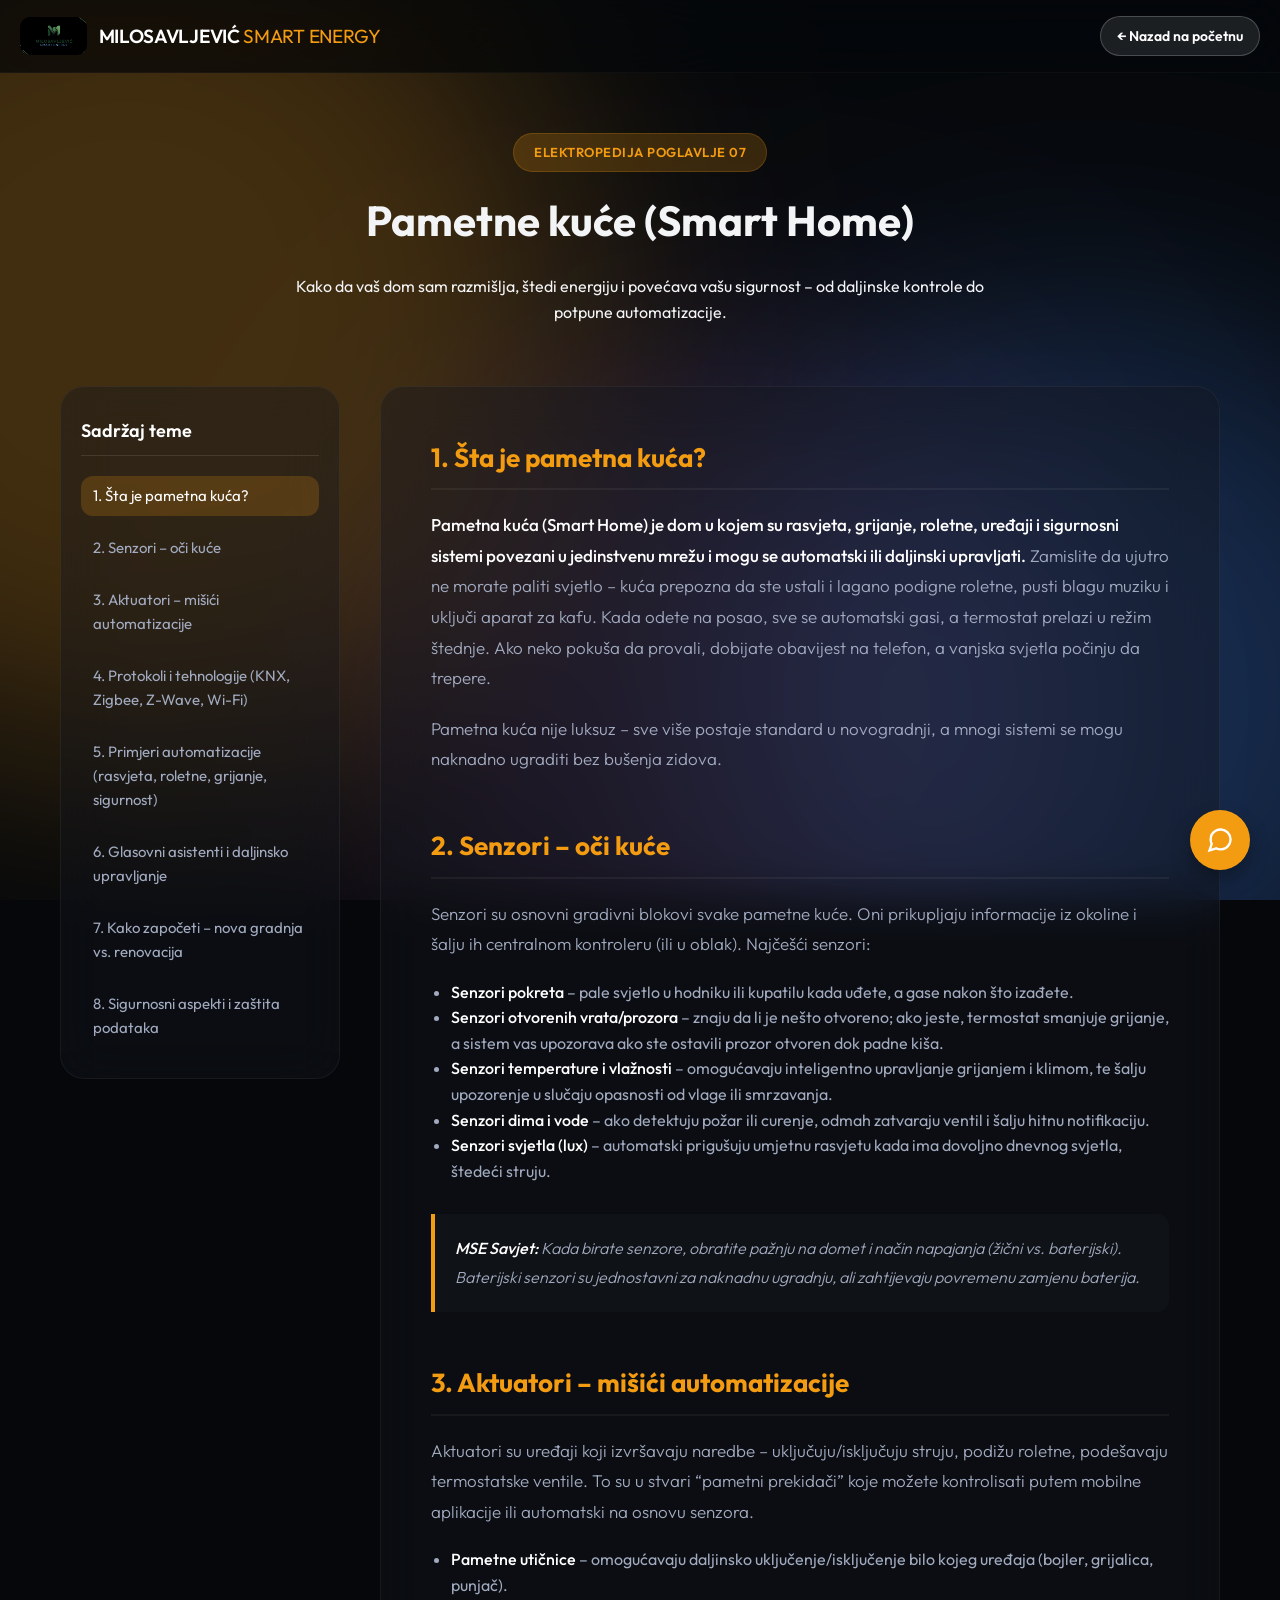
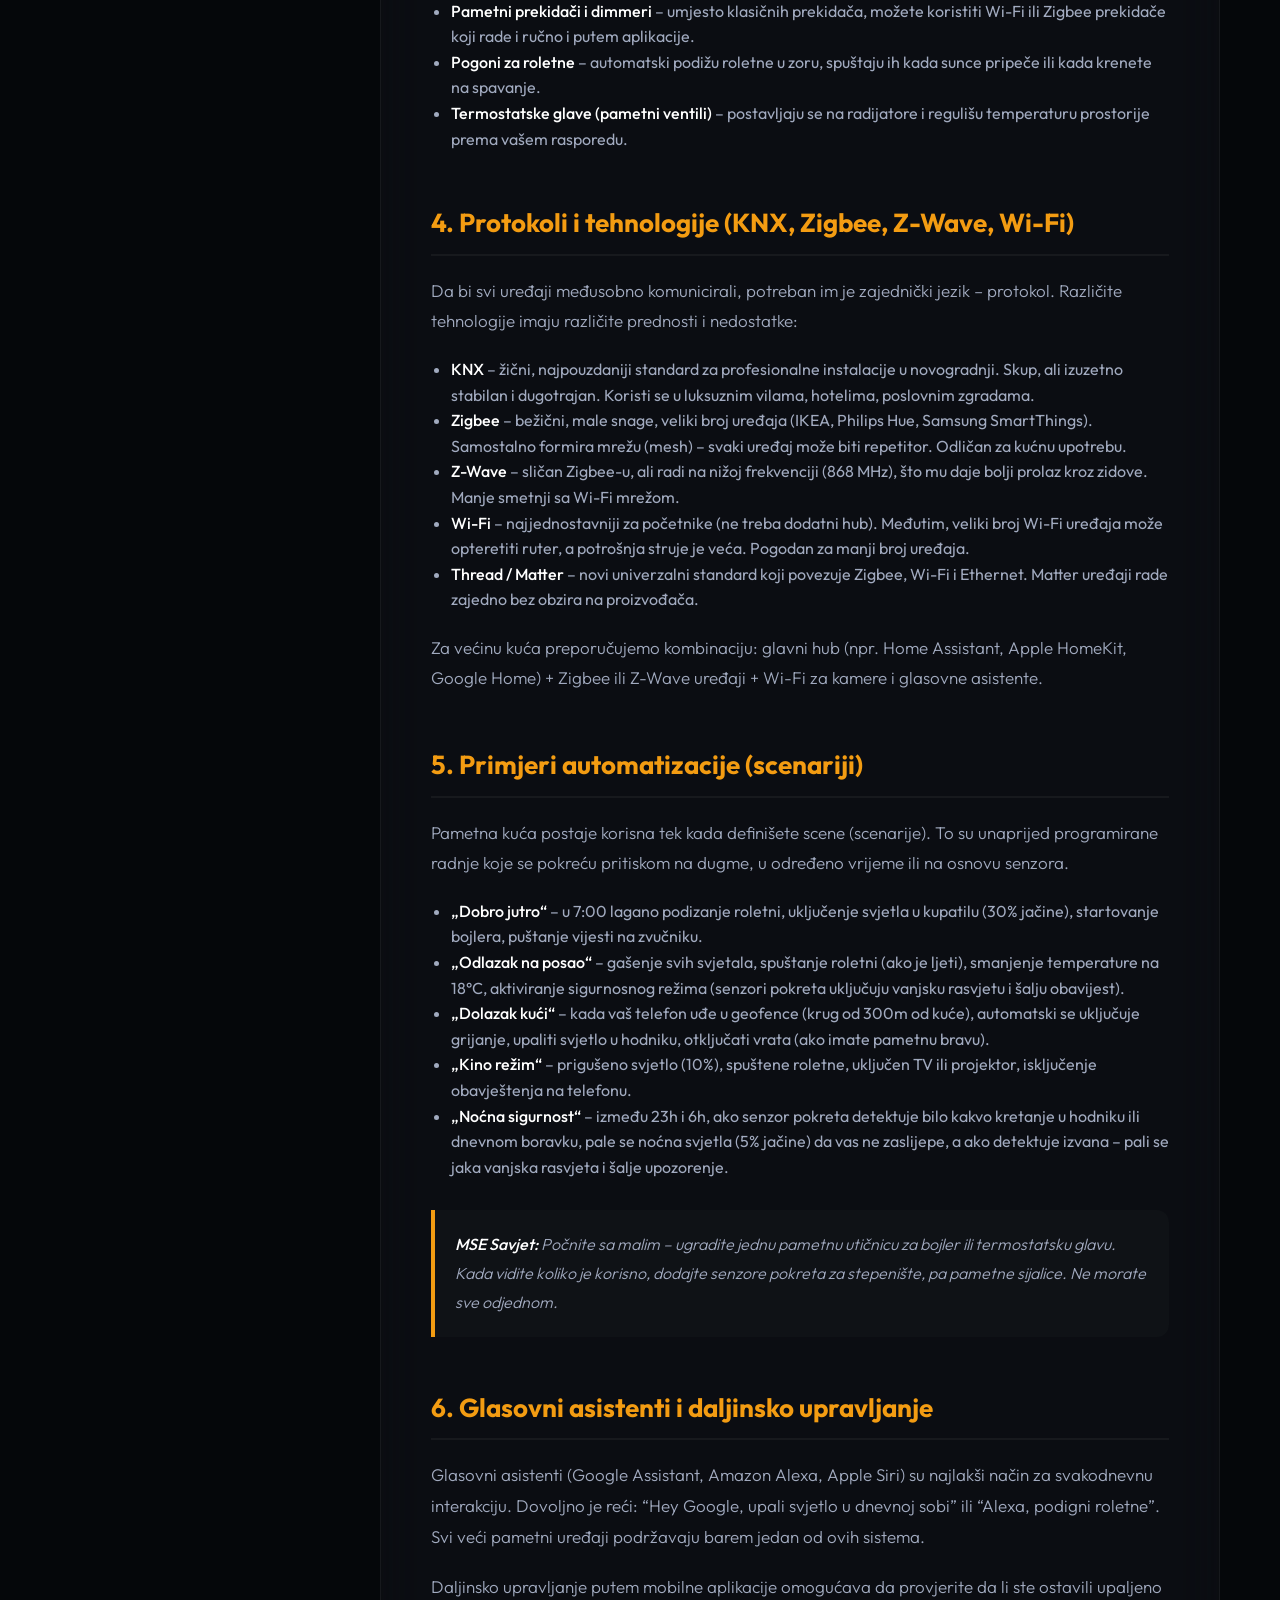
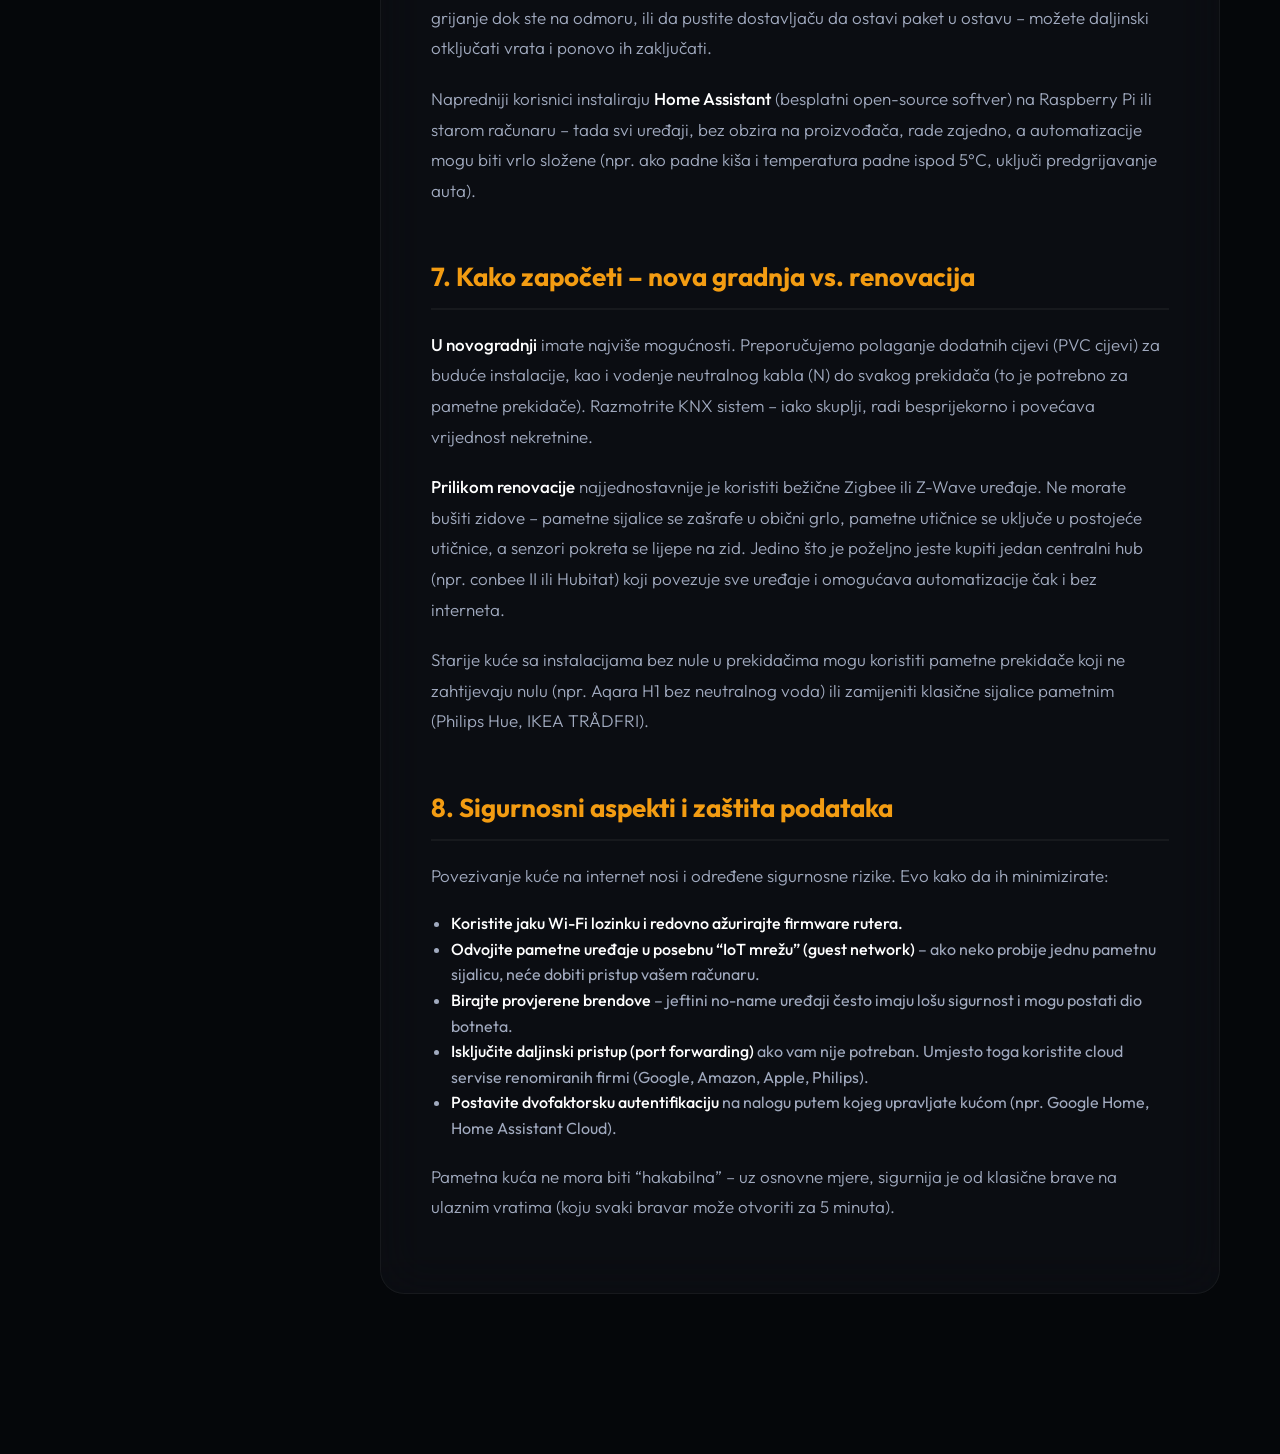
<file: smart-home.html>
<!DOCTYPE html>
<html lang="sr">
<head>
    <meta charset="UTF-8">
    <meta name="viewport" content="width=device-width, initial-scale=1.0, maximum-scale=1.0, user-scalable=yes">
    <title>Pametne kuće | MSE Elektropedija</title>
    
    <link rel="preconnect" href="https://fonts.googleapis.com">
    <link rel="preconnect" href="https://fonts.gstatic.com" crossorigin>
    <link href="https://fonts.googleapis.com/css2?family=Outfit:wght@300;400;500;600;700&display=swap" rel="stylesheet">
    
    <style>
        * { box-sizing: border-box; margin: 0; padding: 0; }
        html { scroll-behavior: smooth; }
        body {
            background-color: #05070a; color: #f3f4f6;
            font-family: 'Outfit', sans-serif; line-height: 1.6;
            overflow-x: hidden; padding-bottom: 120px;
        }
        body.tema-narandzasta {
            --glavna-boja-teme: #f39c12;
            --glavna-boja-teme-rgba: rgba(243, 156, 18, 0.2);
        }
        .abstract-bg { position: fixed; top: 0; left: 0; width: 100vw; height: 100vh; z-index: -1; background: #05070a; overflow: hidden; }
        .glow-orb { position: absolute; border-radius: 50%; filter: blur(120px); opacity: 0.25; mix-blend-mode: screen; animation: float 20s infinite ease-in-out alternate; }
        .orb-1 { width: 70vw; height: 70vw; background: var(--glavna-boja-teme); top: -15%; left: -25%; }
        .orb-2 { width: 60vw; height: 60vw; background: #3a86ff; bottom: -20%; right: -15%; animation-delay: -5s; }
        .orb-3 { width: 55vw; height: 55vw; background: #9b59b6; top: 40%; left: 30%; animation-delay: -10s; opacity: 0.2; }
        @keyframes float { 0% { transform: translate(0,0) scale(1); } 100% { transform: translate(8%,12%) scale(1.1); } }
        .header-main { background: rgba(5, 7, 10, 0.75); backdrop-filter: blur(24px) saturate(180%); padding: 16px 20px; position: sticky; top: 0; z-index: 1000; border-bottom: 1px solid rgba(255, 255, 255, 0.03); }
        .header-grid { max-width: 1400px; margin: 0 auto; display: flex; justify-content: space-between; align-items: center; }
        .header-logo-group { display: flex; align-items: center; gap: 12px; text-decoration: none; transition: opacity 0.3s ease; }
        .header-logo-group:hover { opacity: 0.8; }
        .header-logo-img { height: 38px; border-radius: 10px; }
        .header-brand-name { font-size: 19px; color: #fff; font-weight: 600; letter-spacing: -0.3px; }
        .header-brand-name span { color: var(--glavna-boja-teme); font-weight: 400; }
        .btn-nazad { font-size: 14px; font-weight: 600; color: #fff; background: rgba(255,255,255,0.1); padding: 8px 16px; border-radius: 20px; text-decoration: none; transition: all 0.3s ease; border: 1px solid rgba(255,255,255,0.2); }
        .btn-nazad:hover { background: rgba(255,255,255,0.2); transform: translateX(-3px); }
        .edu-hero { text-align: center; padding: 60px 20px 20px; }
        .edu-badge { background: var(--glavna-boja-teme-rgba); color: var(--glavna-boja-teme); padding: 8px 20px; border-radius: 50px; font-size: 13px; font-weight: 600; letter-spacing: 0.5px; border: 1px solid var(--glavna-boja-teme-rgba); display: inline-block; margin-bottom: 15px; text-transform: uppercase;}
        .edu-container { max-width: 1200px; margin: 40px auto; padding: 0 20px; display: flex; gap: 40px; align-items: flex-start; }
        .edu-sidebar { flex: 0 0 280px; position: sticky; top: 100px; background: rgba(20, 24, 32, 0.4); backdrop-filter: blur(24px); border: 1px solid rgba(255,255,255,0.05); border-radius: 24px; padding: 30px 20px; }
        .edu-sidebar h4 { color: #fff; font-size: 18px; margin-bottom: 20px; font-weight: 600; padding-bottom: 10px; border-bottom: 1px solid rgba(255,255,255,0.1); }
        .edu-sidebar ul { list-style: none; display: flex; flex-direction: column; gap: 12px; }
        .edu-sidebar a { color: #a1aabf; text-decoration: none; font-size: 15px; transition: all 0.3s ease; display: block; padding: 8px 12px; border-radius: 12px; }
        .edu-sidebar a:hover, .edu-sidebar a.active { background: var(--glavna-boja-teme-rgba); color: #fff; }
        .edu-content { flex: 1; background: rgba(20, 24, 32, 0.4); backdrop-filter: blur(24px); border: 1px solid rgba(255,255,255,0.05); border-radius: 24px; padding: 50px; }
        .edu-content h1 { font-size: 36px; color: #fff; margin-bottom: 20px; font-weight: 700; letter-spacing: -1px; }
        .edu-content h2 { font-size: 26px; color: var(--glavna-boja-teme); margin: 50px 0 20px; padding-bottom: 10px; border-bottom: 2px solid rgba(255,255,255,0.05); scroll-margin-top: 100px; }
        .edu-content p { color: #a1aabf; font-size: 17px; margin-bottom: 20px; line-height: 1.8; font-weight: 300; }
        .edu-content strong { color: #fff; font-weight: 500; }
        .info-box { background: rgba(255,255,255,0.02); border-left: 4px solid var(--glavna-boja-teme); padding: 20px; border-radius: 0 12px 12px 0; margin: 30px 0; }
        .info-box p { margin: 0; font-size: 16px; font-style: italic; }
        @media (max-width: 900px) {
            .edu-container { flex-direction: column; }
            .edu-sidebar { position: relative; top: 0; width: 100%; flex: auto; }
            .edu-content { padding: 30px; }
        }
        #mse-ai-widget { position: fixed; bottom: 30px; right: 30px; width: 360px; height: 550px; background: rgba(13, 17, 23, 0.95); backdrop-filter: blur(20px); border: 1px solid var(--glavna-boja-teme); border-radius: 24px; box-shadow: 0 20px 50px rgba(0,0,0,0.5); z-index: 99999; display: flex; flex-direction: column; transition: transform 0.4s ease, opacity 0.4s; }
        .ai-hidden { transform: translateY(120%); opacity: 0; pointer-events: none; }
        .ai-header { background: rgba(5, 7, 10, 0.9); padding: 16px 20px; border-bottom: 1px solid rgba(255,255,255,0.05); display: flex; justify-content: space-between; align-items: center; }
        .ai-header-title { color: #fff; font-weight: 600; font-size: 15px; }
        .ai-close-btn { background: none; border: none; color: #a1aabf; font-size: 24px; cursor: pointer; }
        .ai-messages { flex: 1; padding: 20px; overflow-y: auto; display: flex; flex-direction: column; gap: 12px; }
        .ai-msg { max-width: 85%; padding: 12px 16px; border-radius: 16px; font-size: 14px; background: rgba(255,255,255,0.05); color: #e5e7eb; align-self: flex-start; border-bottom-left-radius: 4px; }
        .ai-btn-float { position: fixed; bottom: 30px; right: 30px; width: 60px; height: 60px; border-radius: 50%; background: var(--glavna-boja-teme); display: flex; align-items: center; justify-content: center; cursor: pointer; box-shadow: 0 10px 20px rgba(0,0,0,0.3); z-index: 99998; border: none; color: white; }
    </style>
</head>
<body class="tema-narandzasta">

    <div class="abstract-bg"><div class="glow-orb orb-1"></div><div class="glow-orb orb-2"></div><div class="glow-orb orb-3"></div></div>

    <header class="header-main">
        <div class="header-grid">
            <a href="index.html" class="header-logo-group">
                <img src="logo.jpg" alt="Logo" class="header-logo-img" onerror="this.style.display='none';">
                <h2 class="header-brand-name">MILOSAVLJEVIĆ <span>SMART ENERGY</span></h2>
            </a>
            <a href="index.html" class="btn-nazad">← Nazad na početnu</a>
        </div>
    </header>

    <div class="edu-hero">
        <span class="edu-badge">Elektropedija Poglavlje 07</span>
        <h1 style="font-size: 42px;">Pametne kuće (Smart Home)</h1>
        <p style="max-width: 700px; margin: 20px auto 0;">Kako da vaš dom sam razmišlja, štedi energiju i povećava vašu sigurnost – od daljinske kontrole do potpune automatizacije.</p>
    </div>

    <div class="edu-container">
        <aside class="edu-sidebar">
            <h4>Sadržaj teme</h4>
            <ul>
                <li><a href="#sta-je">1. Šta je pametna kuća?</a></li>
                <li><a href="#senzori">2. Senzori – oči kuće</a></li>
                <li><a href="#aktuatori">3. Aktuatori – mišići automatizacije</a></li>
                <li><a href="#protokoli">4. Protokoli i tehnologije (KNX, Zigbee, Z-Wave, Wi-Fi)</a></li>
                <li><a href="#scenariji">5. Primjeri automatizacije (rasvjeta, roletne, grijanje, sigurnost)</a></li>
                <li><a href="#glasovni">6. Glasovni asistenti i daljinsko upravljanje</a></li>
                <li><a href="#ugradnja">7. Kako započeti – nova gradnja vs. renovacija</a></li>
                <li><a href="#sigurnost">8. Sigurnosni aspekti i zaštita podataka</a></li>
            </ul>
        </aside>

        <main class="edu-content">
            <h2 id="sta-je" style="margin-top: 0;">1. Šta je pametna kuća?</h2>
            <p><strong>Pametna kuća (Smart Home) je dom u kojem su rasvjeta, grijanje, roletne, uređaji i sigurnosni sistemi povezani u jedinstvenu mrežu i mogu se automatski ili daljinski upravljati.</strong> Zamislite da ujutro ne morate paliti svjetlo – kuća prepozna da ste ustali i lagano podigne roletne, pusti blagu muziku i uključi aparat za kafu. Kada odete na posao, sve se automatski gasi, a termostat prelazi u režim štednje. Ako neko pokuša da provali, dobijate obavijest na telefon, a vanjska svjetla počinju da trepere.</p>
            <p>Pametna kuća nije luksuz – sve više postaje standard u novogradnji, a mnogi sistemi se mogu naknadno ugraditi bez bušenja zidova.</p>

            <h2 id="senzori">2. Senzori – oči kuće</h2>
            <p>Senzori su osnovni gradivni blokovi svake pametne kuće. Oni prikupljaju informacije iz okoline i šalju ih centralnom kontroleru (ili u oblak). Najčešći senzori:</p>
            <ul style="color: #a1aabf; margin-bottom: 20px; padding-left: 20px;">
                <li><strong>Senzori pokreta</strong> – pale svjetlo u hodniku ili kupatilu kada uđete, a gase nakon što izađete.</li>
                <li><strong>Senzori otvorenih vrata/prozora</strong> – znaju da li je nešto otvoreno; ako jeste, termostat smanjuje grijanje, a sistem vas upozorava ako ste ostavili prozor otvoren dok padne kiša.</li>
                <li><strong>Senzori temperature i vlažnosti</strong> – omogućavaju inteligentno upravljanje grijanjem i klimom, te šalju upozorenje u slučaju opasnosti od vlage ili smrzavanja.</li>
                <li><strong>Senzori dima i vode</strong> – ako detektuju požar ili curenje, odmah zatvaraju ventil i šalju hitnu notifikaciju.</li>
                <li><strong>Senzori svjetla (lux)</strong> – automatski prigušuju umjetnu rasvjetu kada ima dovoljno dnevnog svjetla, štedeći struju.</li>
            </ul>
            <div class="info-box">
                <p><strong>MSE Savjet:</strong> Kada birate senzore, obratite pažnju na domet i način napajanja (žični vs. baterijski). Baterijski senzori su jednostavni za naknadnu ugradnju, ali zahtijevaju povremenu zamjenu baterija.</p>
            </div>

            <h2 id="aktuatori">3. Aktuatori – mišići automatizacije</h2>
            <p>Aktuatori su uređaji koji izvršavaju naredbe – uključuju/isključuju struju, podižu roletne, podešavaju termostatske ventile. To su u stvari “pametni prekidači” koje možete kontrolisati putem mobilne aplikacije ili automatski na osnovu senzora.</p>
            <ul style="color: #a1aabf; margin-bottom: 20px; padding-left: 20px;">
                <li><strong>Pametne utičnice</strong> – omogućavaju daljinsko uključenje/isključenje bilo kojeg uređaja (bojler, grijalica, punjač).</li>
                <li><strong>Pametni prekidači i dimmeri</strong> – umjesto klasičnih prekidača, možete koristiti Wi-Fi ili Zigbee prekidače koji rade i ručno i putem aplikacije.</li>
                <li><strong>Pogoni za roletne</strong> – automatski podižu roletne u zoru, spuštaju ih kada sunce pripeče ili kada krenete na spavanje.</li>
                <li><strong>Termostatske glave (pametni ventili)</strong> – postavljaju se na radijatore i regulišu temperaturu prostorije prema vašem rasporedu.</li>
            </ul>

            <h2 id="protokoli">4. Protokoli i tehnologije (KNX, Zigbee, Z-Wave, Wi-Fi)</h2>
            <p>Da bi svi uređaji međusobno komunicirali, potreban im je zajednički jezik – protokol. Različite tehnologije imaju različite prednosti i nedostatke:</p>
            <ul style="color: #a1aabf; margin-bottom: 20px; padding-left: 20px;">
                <li><strong>KNX</strong> – žični, najpouzdaniji standard za profesionalne instalacije u novogradnji. Skup, ali izuzetno stabilan i dugotrajan. Koristi se u luksuznim vilama, hotelima, poslovnim zgradama.</li>
                <li><strong>Zigbee</strong> – bežični, male snage, veliki broj uređaja (IKEA, Philips Hue, Samsung SmartThings). Samostalno formira mrežu (mesh) – svaki uređaj može biti repetitor. Odličan za kućnu upotrebu.</li>
                <li><strong>Z-Wave</strong> – sličan Zigbee-u, ali radi na nižoj frekvenciji (868 MHz), što mu daje bolji prolaz kroz zidove. Manje smetnji sa Wi-Fi mrežom.</li>
                <li><strong>Wi-Fi</strong> – najjednostavniji za početnike (ne treba dodatni hub). Međutim, veliki broj Wi-Fi uređaja može opteretiti ruter, a potrošnja struje je veća. Pogodan za manji broj uređaja.</li>
                <li><strong>Thread / Matter</strong> – novi univerzalni standard koji povezuje Zigbee, Wi-Fi i Ethernet. Matter uređaji rade zajedno bez obzira na proizvođača.</li>
            </ul>
            <p>Za većinu kuća preporučujemo kombinaciju: glavni hub (npr. Home Assistant, Apple HomeKit, Google Home) + Zigbee ili Z-Wave uređaji + Wi-Fi za kamere i glasovne asistente.</p>

            <h2 id="scenariji">5. Primjeri automatizacije (scenariji)</h2>
            <p>Pametna kuća postaje korisna tek kada definišete scene (scenarije). To su unaprijed programirane radnje koje se pokreću pritiskom na dugme, u određeno vrijeme ili na osnovu senzora.</p>
            <ul style="color: #a1aabf; margin-bottom: 20px; padding-left: 20px;">
                <li><strong>„Dobro jutro“</strong> – u 7:00 lagano podizanje roletni, uključenje svjetla u kupatilu (30% jačine), startovanje bojlera, puštanje vijesti na zvučniku.</li>
                <li><strong>„Odlazak na posao“</strong> – gašenje svih svjetala, spuštanje roletni (ako je ljeti), smanjenje temperature na 18°C, aktiviranje sigurnosnog režima (senzori pokreta uključuju vanjsku rasvjetu i šalju obavijest).</li>
                <li><strong>„Dolazak kući“</strong> – kada vaš telefon uđe u geofence (krug od 300m od kuće), automatski se uključuje grijanje, upaliti svjetlo u hodniku, otključati vrata (ako imate pametnu bravu).</li>
                <li><strong>„Kino režim“</strong> – prigušeno svjetlo (10%), spuštene roletne, uključen TV ili projektor, isključenje obavještenja na telefonu.</li>
                <li><strong>„Noćna sigurnost“</strong> – između 23h i 6h, ako senzor pokreta detektuje bilo kakvo kretanje u hodniku ili dnevnom boravku, pale se noćna svjetla (5% jačine) da vas ne zaslijepe, a ako detektuje izvana – pali se jaka vanjska rasvjeta i šalje upozorenje.</li>
            </ul>
            <div class="info-box">
                <p><strong>MSE Savjet:</strong> Počnite sa malim – ugradite jednu pametnu utičnicu za bojler ili termostatsku glavu. Kada vidite koliko je korisno, dodajte senzore pokreta za stepenište, pa pametne sijalice. Ne morate sve odjednom.</p>
            </div>

            <h2 id="glasovni">6. Glasovni asistenti i daljinsko upravljanje</h2>
            <p>Glasovni asistenti (Google Assistant, Amazon Alexa, Apple Siri) su najlakši način za svakodnevnu interakciju. Dovoljno je reći: “Hey Google, upali svjetlo u dnevnoj sobi” ili “Alexa, podigni roletne”. Svi veći pametni uređaji podržavaju barem jedan od ovih sistema.</p>
            <p>Daljinsko upravljanje putem mobilne aplikacije omogućava da provjerite da li ste ostavili upaljeno grijanje dok ste na odmoru, ili da pustite dostavljaču da ostavi paket u ostavu – možete daljinski otključati vrata i ponovo ih zaključati.</p>
            <p>Napredniji korisnici instaliraju <strong>Home Assistant</strong> (besplatni open-source softver) na Raspberry Pi ili starom računaru – tada svi uređaji, bez obzira na proizvođača, rade zajedno, a automatizacije mogu biti vrlo složene (npr. ako padne kiša i temperatura padne ispod 5°C, uključi predgrijavanje auta).</p>

            <h2 id="ugradnja">7. Kako započeti – nova gradnja vs. renovacija</h2>
            <p><strong>U novogradnji</strong> imate najviše mogućnosti. Preporučujemo polaganje dodatnih cijevi (PVC cijevi) za buduće instalacije, kao i vodenje neutralnog kabla (N) do svakog prekidača (to je potrebno za pametne prekidače). Razmotrite KNX sistem – iako skuplji, radi besprijekorno i povećava vrijednost nekretnine.</p>
            <p><strong>Prilikom renovacije</strong> najjednostavnije je koristiti bežične Zigbee ili Z-Wave uređaje. Ne morate bušiti zidove – pametne sijalice se zašrafe u obični grlo, pametne utičnice se uključe u postojeće utičnice, a senzori pokreta se lijepe na zid. Jedino što je poželjno jeste kupiti jedan centralni hub (npr. conbee II ili Hubitat) koji povezuje sve uređaje i omogućava automatizacije čak i bez interneta.</p>
            <p>Starije kuće sa instalacijama bez nule u prekidačima mogu koristiti pametne prekidače koji ne zahtijevaju nulu (npr. Aqara H1 bez neutralnog voda) ili zamijeniti klasične sijalice pametnim (Philips Hue, IKEA TRÅDFRI).</p>

            <h2 id="sigurnost">8. Sigurnosni aspekti i zaštita podataka</h2>
            <p>Povezivanje kuće na internet nosi i određene sigurnosne rizike. Evo kako da ih minimizirate:</p>
            <ul style="color: #a1aabf; margin-bottom: 20px; padding-left: 20px;">
                <li><strong>Koristite jaku Wi-Fi lozinku i redovno ažurirajte firmware rutera.</strong></li>
                <li><strong>Odvojite pametne uređaje u posebnu “IoT mrežu” (guest network)</strong> – ako neko probije jednu pametnu sijalicu, neće dobiti pristup vašem računaru.</li>
                <li><strong>Birajte provjerene brendove</strong> – jeftini no-name uređaji često imaju lošu sigurnost i mogu postati dio botneta.</li>
                <li><strong>Isključite daljinski pristup (port forwarding)</strong> ako vam nije potreban. Umjesto toga koristite cloud servise renomiranih firmi (Google, Amazon, Apple, Philips).</li>
                <li><strong>Postavite dvofaktorsku autentifikaciju</strong> na nalogu putem kojeg upravljate kućom (npr. Google Home, Home Assistant Cloud).</li>
            </ul>
            <p>Pametna kuća ne mora biti “hakabilna” – uz osnovne mjere, sigurnija je od klasične brave na ulaznim vratima (koju svaki bravar može otvoriti za 5 minuta).</p>
        </main>
    </div>

    <button class="ai-btn-float" onclick="toggleAI()">
        <svg viewBox="0 0 24 24" width="28" height="28" fill="none" stroke="currentColor" stroke-width="2"><path d="M21 11.5a8.38 8.38 0 0 1-.9 3.8 8.5 8.5 0 0 1-7.6 4.7 8.38 8.38 0 0 1-3.8-.9L3 21l1.9-5.7a8.38 8.38 0 0 1-.9-3.8 8.5 8.5 0 0 1 4.7-7.6 8.38 8.38 0 0 1 3.8-.9h.5a8.48 8.48 0 0 1 8 8v.5z"></path></svg>
    </button>

    <div id="mse-ai-widget" class="ai-hidden">
        <div class="ai-header">
            <span class="ai-header-title">MSE AI Inženjer (Smart Home)</span>
            <button class="ai-close-btn" onclick="toggleAI()">&times;</button>
        </div>
        <div class="ai-messages" id="ai-messages">
            <div class="ai-msg">Pitanja o pametnim kućama, odabiru tehnologije ili scenarijima? Slobodno pitajte.</div>
        </div>
    </div>

    <script>
        function toggleAI() {
            document.getElementById('mse-ai-widget').classList.toggle('ai-hidden');
        }
        const sections = document.querySelectorAll("main h2");
        const navLinks = document.querySelectorAll(".edu-sidebar ul li a");
        window.addEventListener("scroll", () => {
            let current = "";
            sections.forEach((section) => {
                const sectionTop = section.offsetTop;
                if (pageYOffset >= sectionTop - 150) current = section.getAttribute("id");
            });
            navLinks.forEach((link) => {
                link.classList.remove("active");
                if (link.getAttribute("href") === "#" + current) link.classList.add("active");
            });
        });
    </script>
</body>
</html>
</file>
